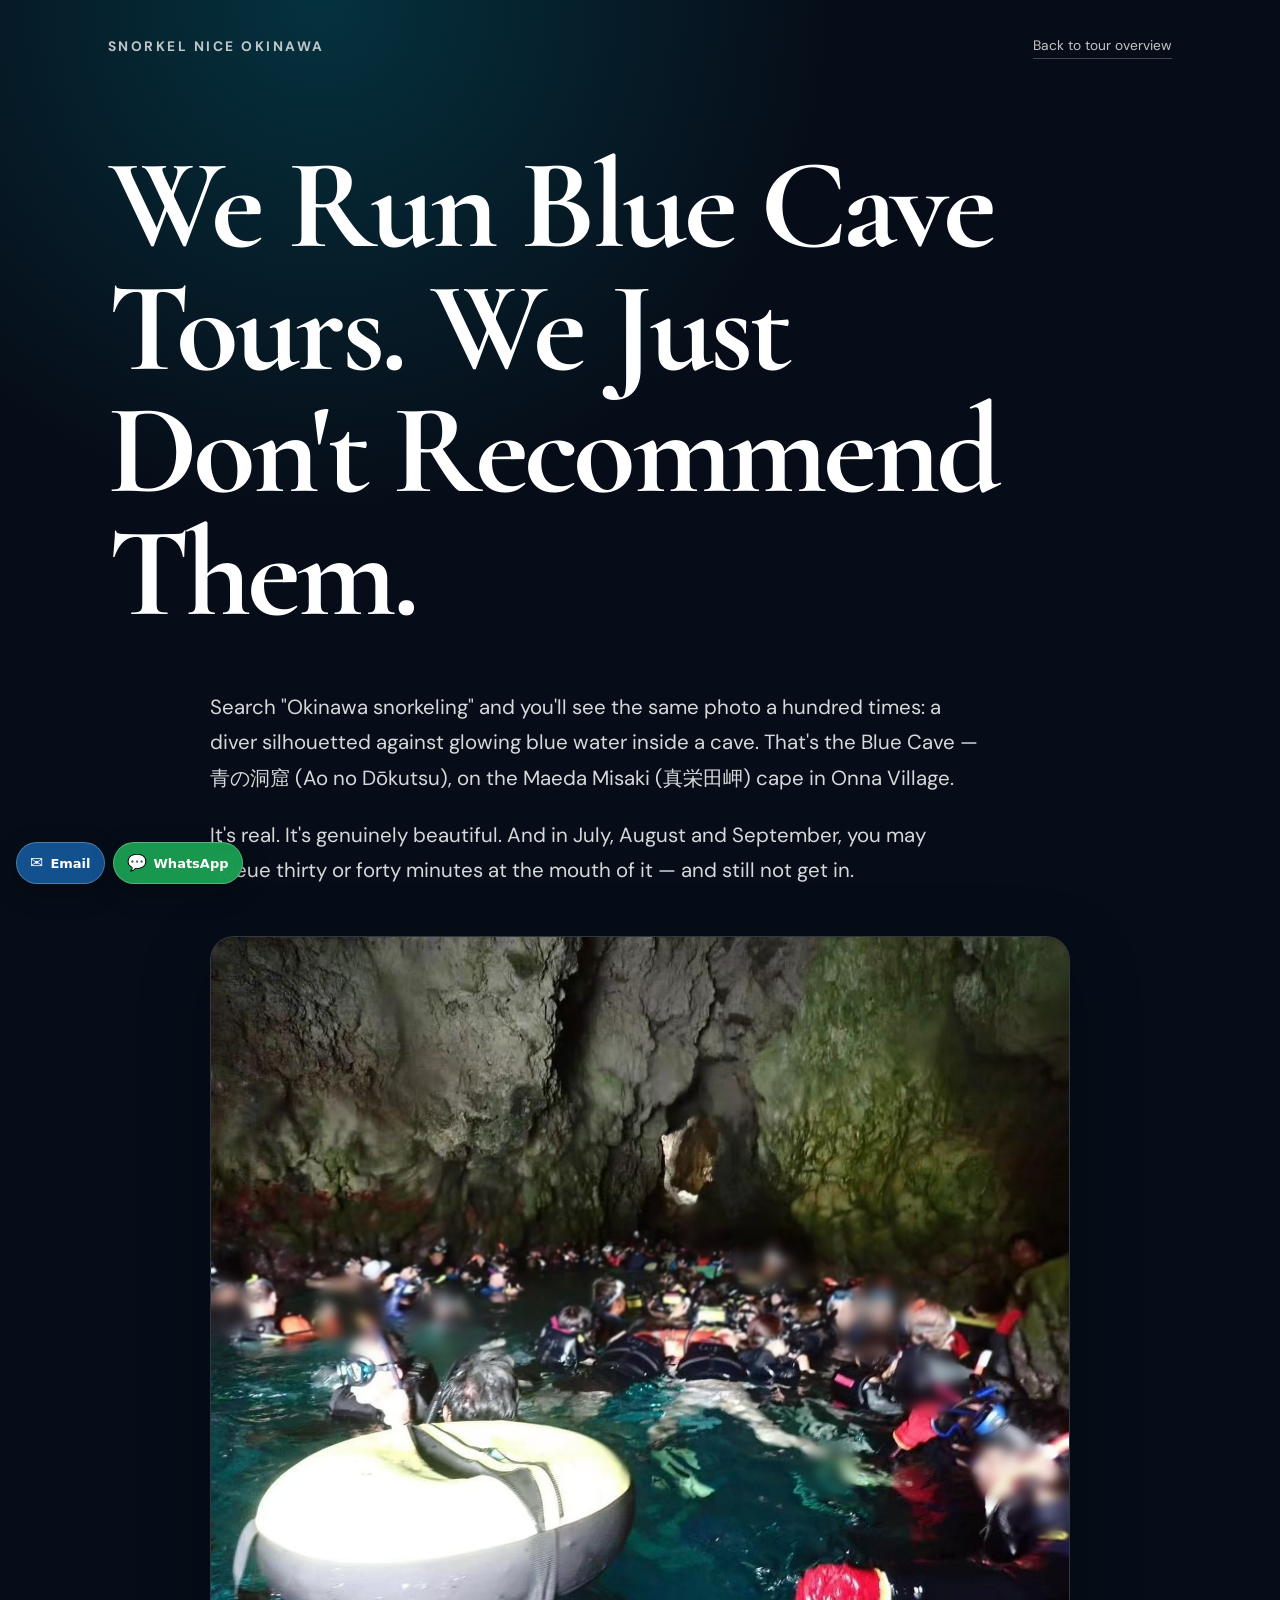
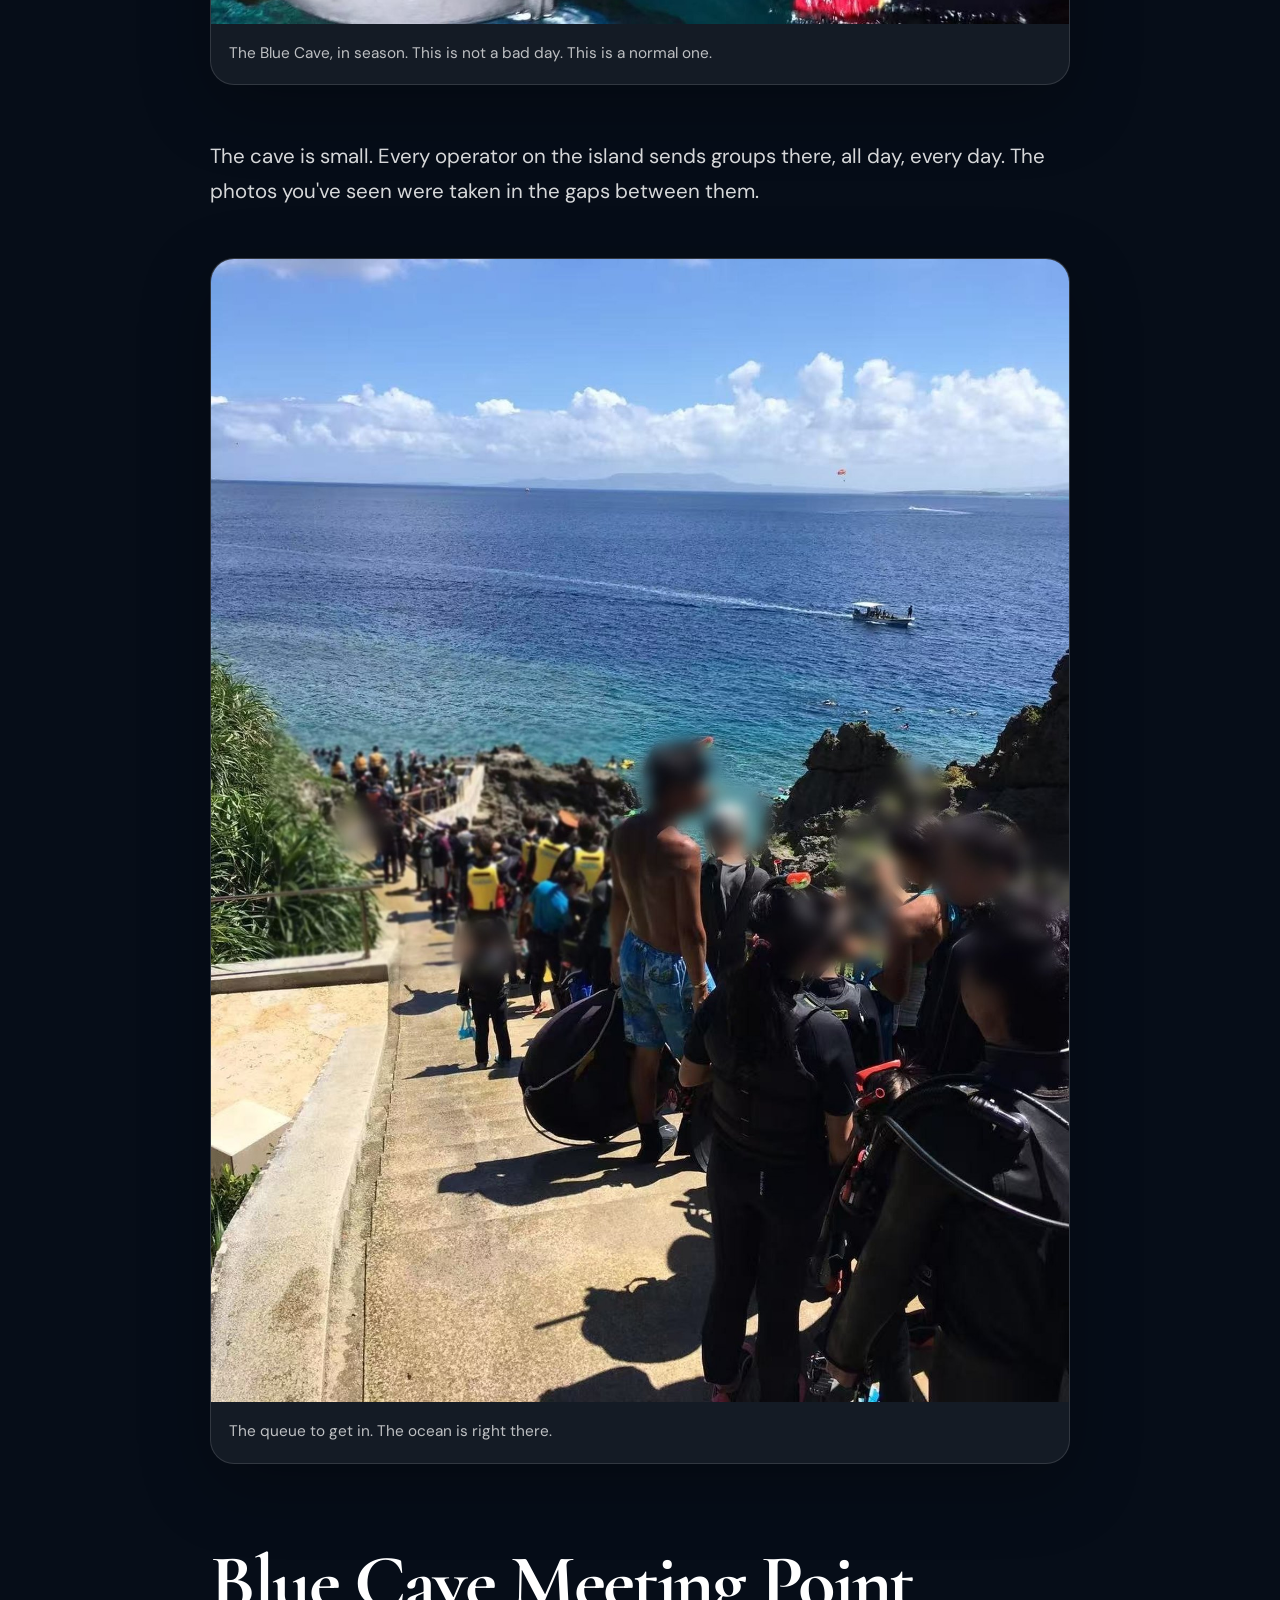
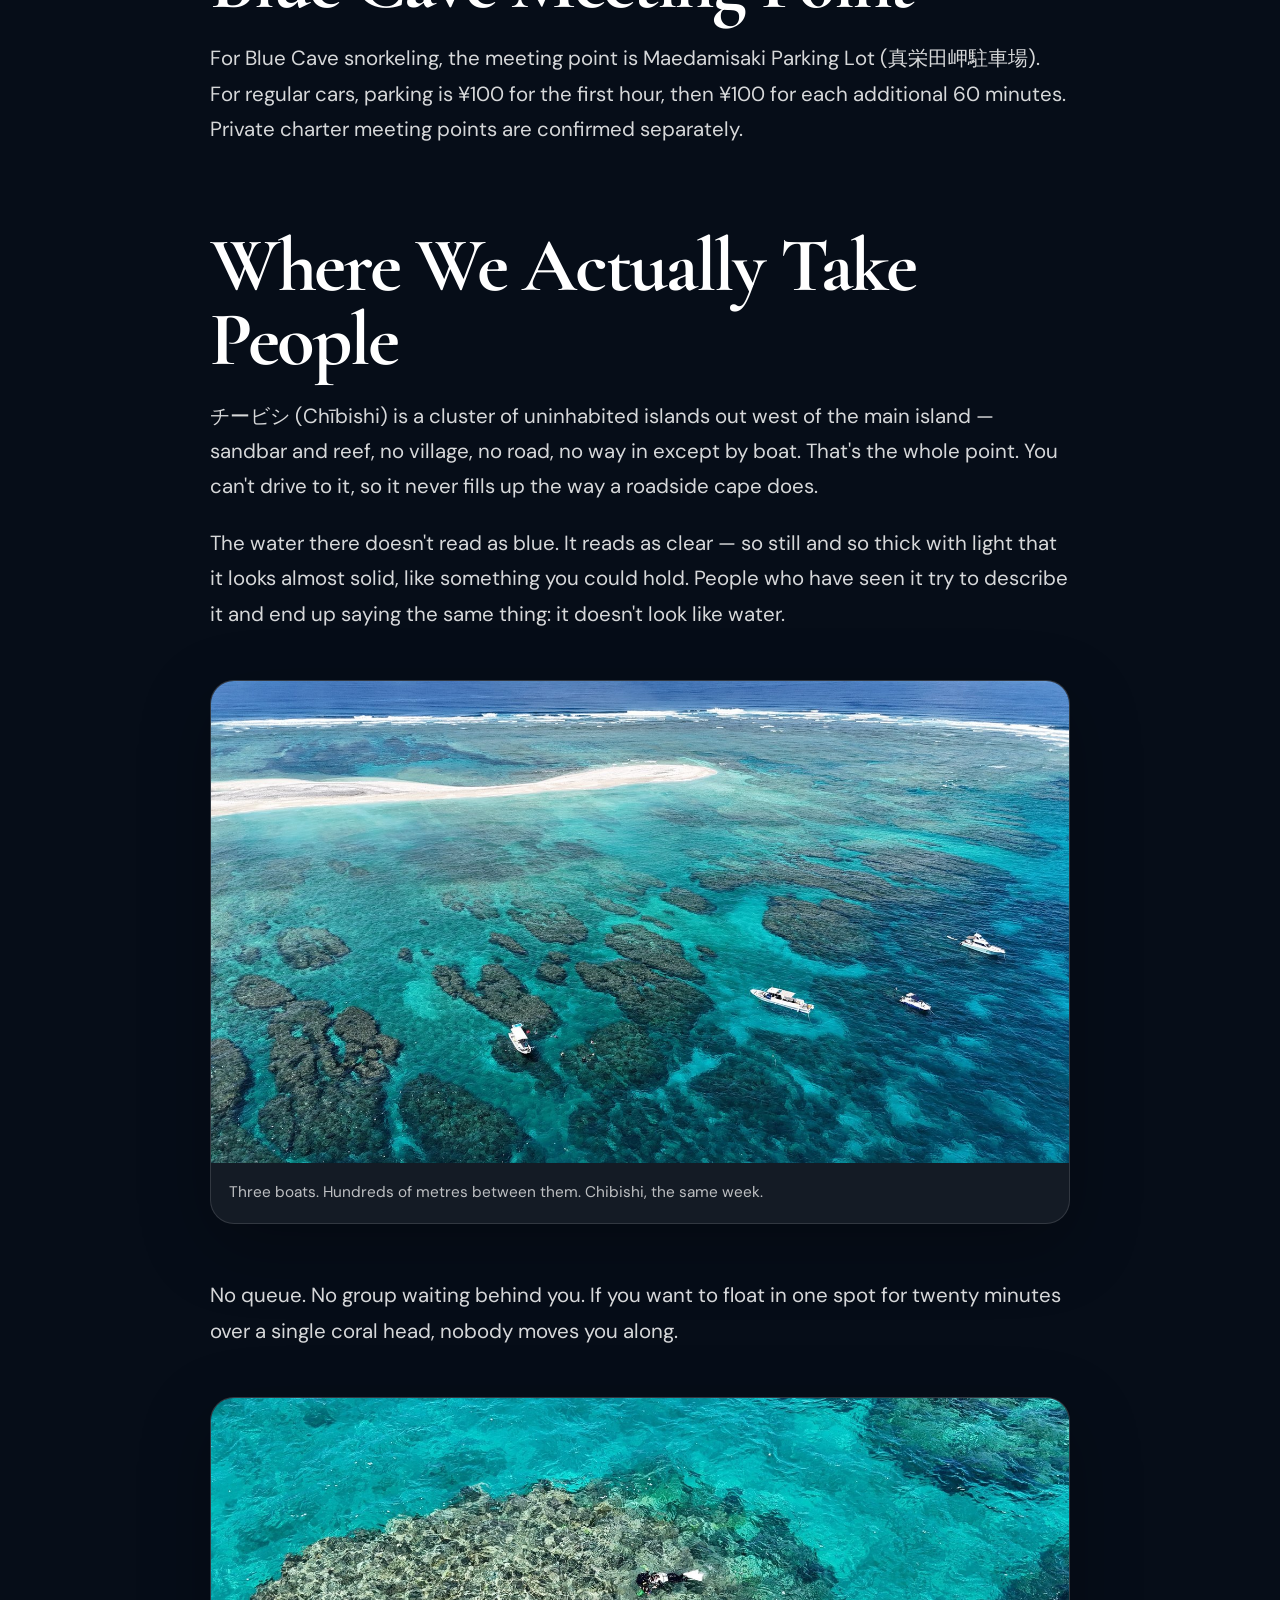
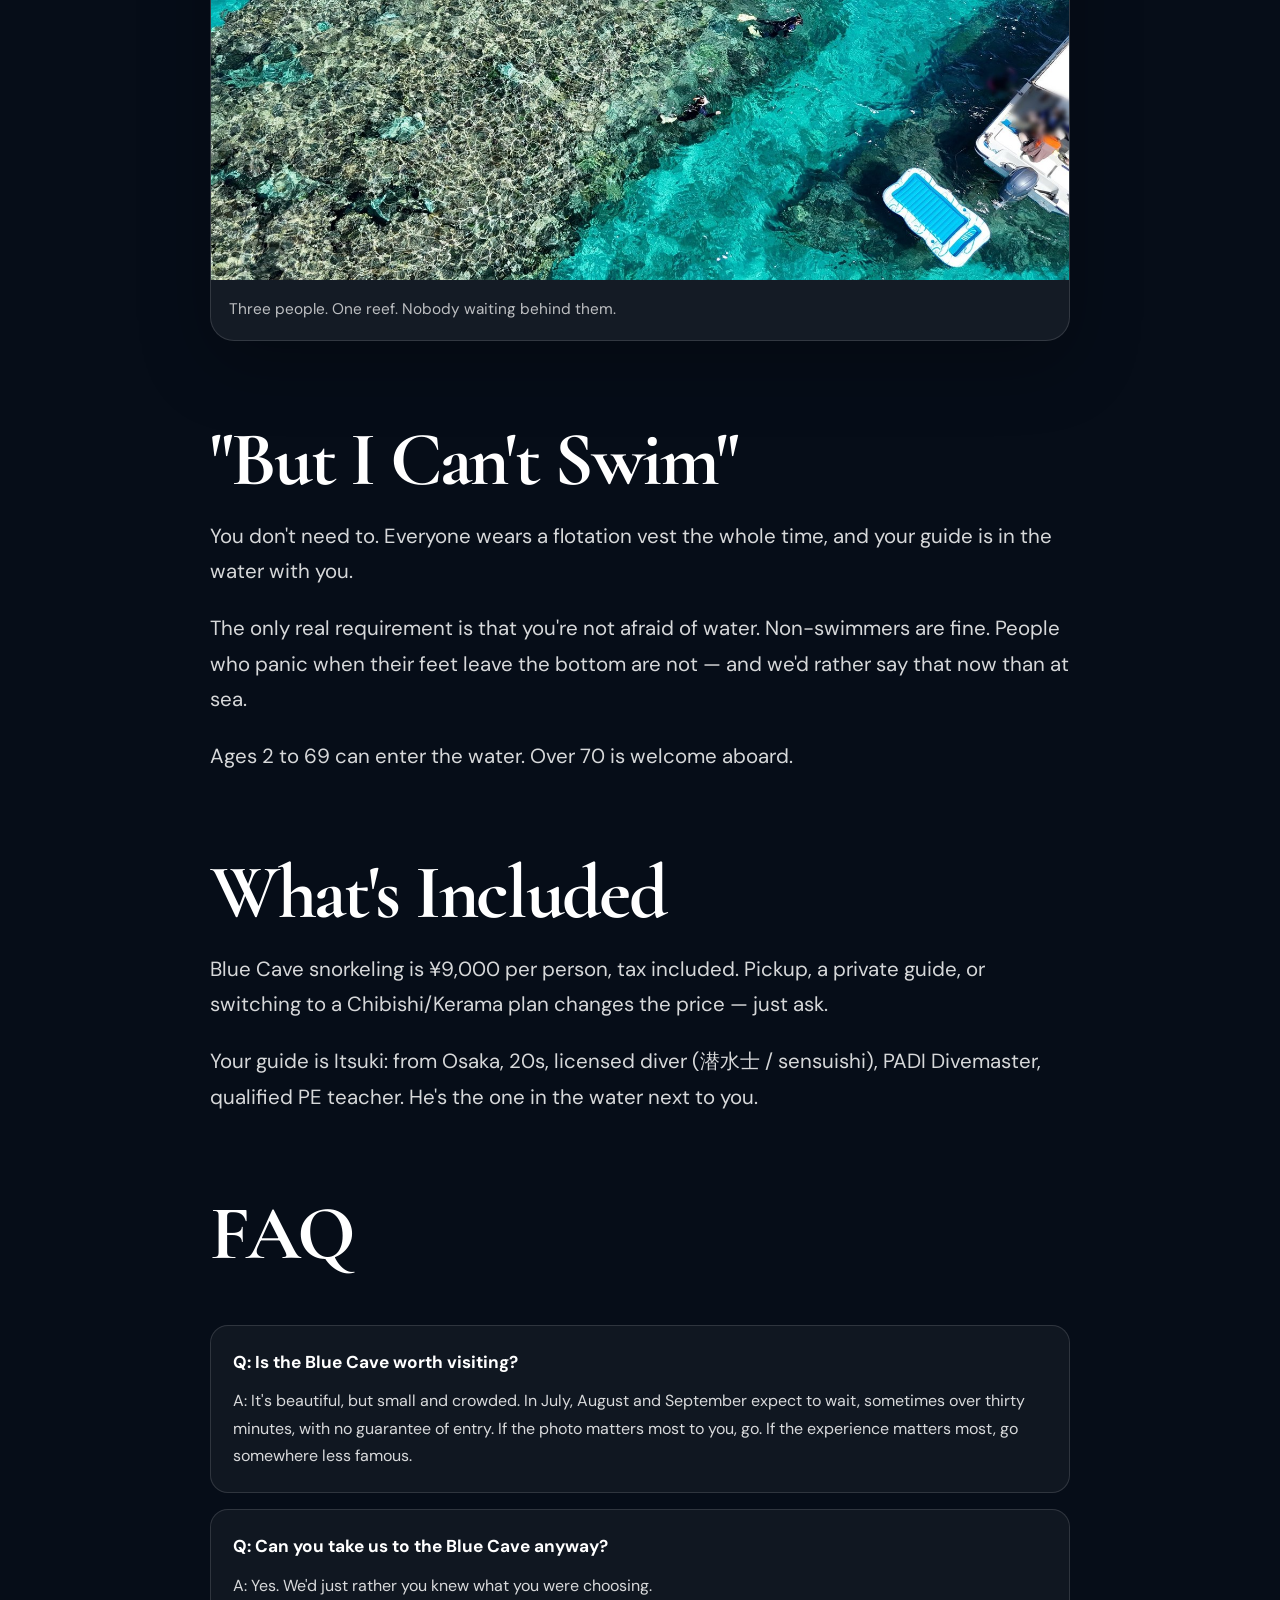
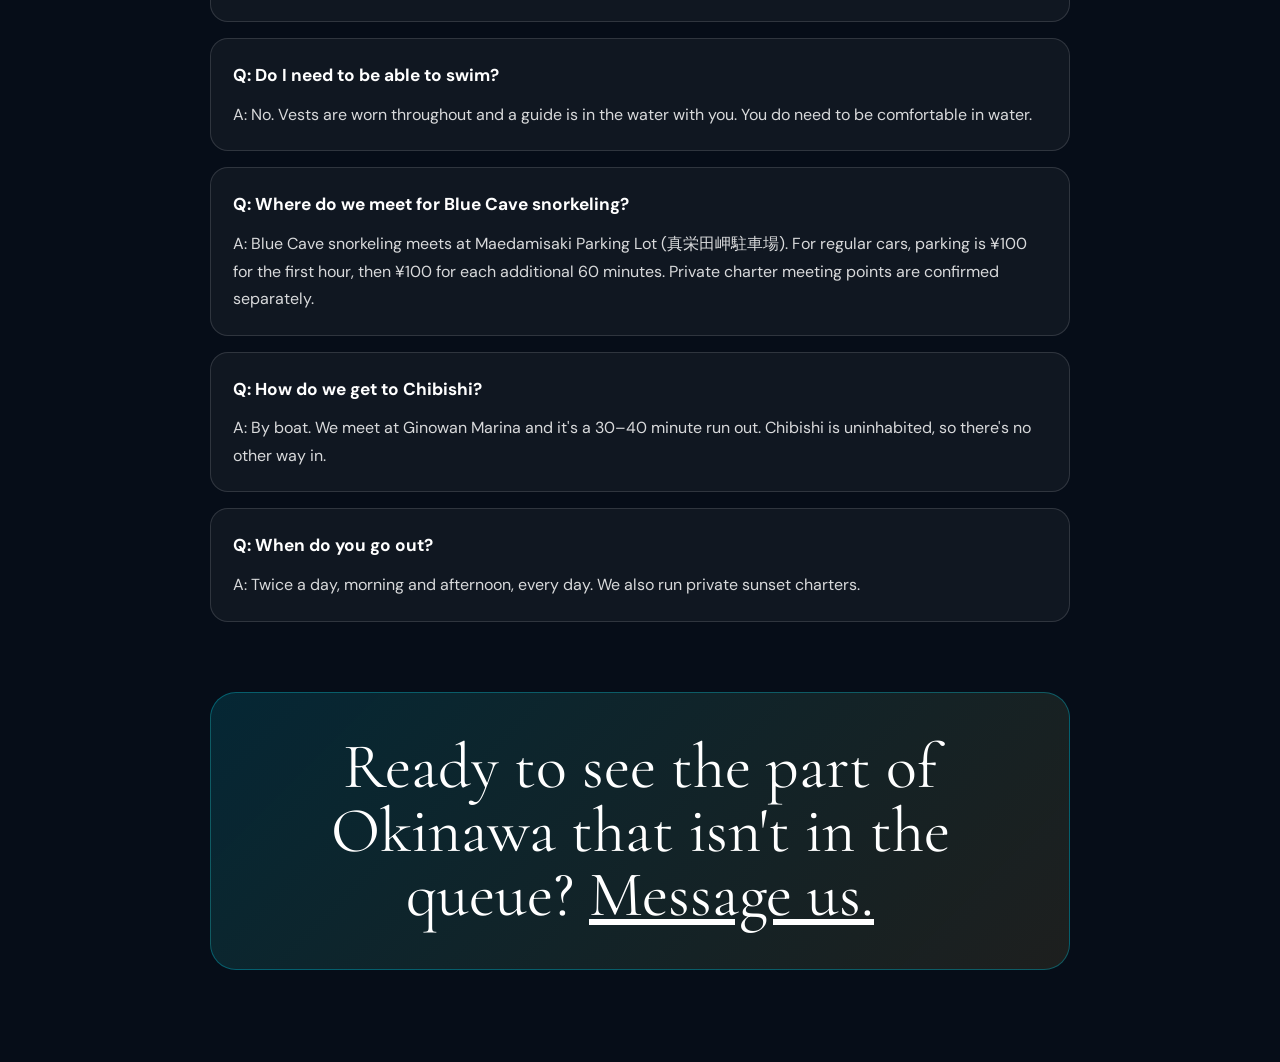
<file: blue-cave/index.html>
<!DOCTYPE html>
<html lang="en">
<head>
  <meta charset="UTF-8">
  <meta name="viewport" content="width=device-width, initial-scale=1.0">
  <title>Is the Blue Cave in Okinawa Worth It? An Honest Answer from a Local Guide</title>
  <meta name="description" content="We run Blue Cave tours too — we just don't recommend them. Here's what the photos don't show, and where we take people instead.">
  <link rel="canonical" href="https://snorkel.nice.okinawa/blue-cave/">
  <link rel="preconnect" href="https://fonts.googleapis.com">
  <link rel="preconnect" href="https://fonts.gstatic.com" crossorigin>
  <link href="https://fonts.googleapis.com/css2?family=Cormorant+Garamond:wght@400;600;700&family=DM+Sans:wght@400;500;700&display=swap" rel="stylesheet">
  <meta property="og:title" content="Is the Blue Cave in Okinawa Worth It? An Honest Answer from a Local Guide">
  <meta property="og:description" content="We run Blue Cave tours too — we just don't recommend them. Here's what the photos don't show, and where we take people instead.">
  <meta property="og:type" content="article">
  <meta property="og:url" content="https://snorkel.nice.okinawa/blue-cave/">
  <meta property="og:image" content="https://snorkel.nice.okinawa/assets/blue-cave-crowd-1600.jpg">
  <meta property="og:image:width" content="1600">
  <meta property="og:image:height" content="1280">
  <meta name="twitter:card" content="summary_large_image">
  <style>
    :root {
      --deep: #060d18;
      --navy: #0a1628;
      --teal: #00b4c8;
      --gold: #c8a44a;
      --white: #ffffff;
      --glass: rgba(255,255,255,0.06);
      --glass-b: rgba(255,255,255,0.13);
    }

    * { box-sizing: border-box; }

    html {
      margin: 0;
      overflow-x: hidden;
      scroll-behavior: smooth;
    }

    body {
      margin: 0;
      overflow-x: hidden;
      background: radial-gradient(circle at 25% 0%, rgba(0,180,200,0.22), transparent 32rem), var(--deep);
      color: var(--white);
      font-family: "DM Sans", sans-serif;
      line-height: 1.72;
    }

    a { color: inherit; }

    .page {
      width: min(100%, 1160px);
      margin: 0 auto;
      padding: 24px clamp(18px, 4vw, 48px) 72px;
    }

    .topbar {
      display: flex;
      justify-content: space-between;
      gap: 18px;
      align-items: center;
      padding: 10px 0 42px;
      color: rgba(255,255,255,0.74);
      font-size: 0.86rem;
    }

    .brand {
      letter-spacing: 0.18em;
      text-transform: uppercase;
      font-weight: 700;
      text-decoration: none;
    }

    .home-link {
      color: rgba(255,255,255,0.76);
      text-decoration: none;
      border-bottom: 1px solid rgba(255,255,255,0.24);
    }

    .hero { padding: 44px 0 54px; }

    h1, h2 {
      font-family: "Cormorant Garamond", Georgia, serif;
      line-height: 0.96;
      letter-spacing: -0.03em;
    }

    h1 {
      margin: 0;
      font-size: clamp(3.4rem, 10vw, 8.3rem);
      max-width: 890px;
    }

    h2 {
      margin: 82px 0 22px;
      font-size: clamp(2.4rem, 6vw, 4.8rem);
    }

    p {
      margin: 0 0 22px;
      color: rgba(255,255,255,0.84);
      font-size: clamp(1.05rem, 2.1vw, 1.28rem);
    }

    .intro {
      max-width: 780px;
    }

    .content {
      max-width: 860px;
      margin: 0 auto;
    }

    figure {
      margin: 48px 0 54px;
      border: 1px solid var(--glass-b);
      border-radius: 24px;
      overflow: hidden;
      background: var(--glass);
      box-shadow: 0 22px 70px rgba(0,0,0,0.26);
    }

    img {
      display: block;
      width: 100%;
      max-width: 100%;
      height: auto;
    }

    figcaption {
      padding: 16px 18px 18px;
      color: rgba(255,255,255,0.72);
      font-size: 0.96rem;
    }

    .placeholder {
      margin: 48px 0 54px;
      border: 1px dashed rgba(255,255,255,0.25);
      border-radius: 24px;
      background: rgba(255,255,255,0.035);
      min-height: 260px;
      display: grid;
      align-items: end;
      overflow: hidden;
    }

    .placeholder figcaption {
      border-top: 1px solid rgba(255,255,255,0.08);
      background: rgba(0,0,0,0.16);
    }

    .faq {
      margin-top: 54px;
      display: grid;
      gap: 16px;
    }

    .faq-item {
      border: 1px solid var(--glass-b);
      border-radius: 18px;
      padding: 22px;
      background: rgba(255,255,255,0.045);
    }

    .faq-item h3 {
      margin: 0 0 10px;
      color: var(--white);
      font-size: 1.08rem;
    }

    .faq-item p {
      margin-bottom: 0;
      font-size: 1rem;
    }

    .cta {
      margin: 70px 0 20px;
      padding: clamp(26px, 5vw, 42px);
      border: 1px solid rgba(0,180,200,0.4);
      border-radius: 26px;
      background: linear-gradient(135deg, rgba(0,180,200,0.16), rgba(200,164,74,0.12));
      text-align: center;
    }

    .cta p {
      margin: 0;
      color: var(--white);
      font-family: "Cormorant Garamond", Georgia, serif;
      font-size: clamp(2rem, 5vw, 4rem);
      line-height: 1;
    }

    .cta a { color: inherit; }

    @media (max-width: 760px) {
      .topbar {
        align-items: flex-start;
        flex-direction: column;
        padding-bottom: 22px;
      }

      .hero { padding-top: 24px; }

      h2 {
        margin-top: 62px;
      }
    }
  </style>
  <script type="application/ld+json">
  {
    "@context": "https://schema.org",
    "@graph": [
      {
        "@type": "Article",
        "@id": "https://snorkel.nice.okinawa/blue-cave/#article",
        "headline": "We Run Blue Cave Tours. We Just Don't Recommend Them.",
        "description": "We run Blue Cave tours too — we just don't recommend them. Here's what the photos don't show, and where we take people instead.",
        "inLanguage": "en",
        "mainEntityOfPage": {
          "@type": "WebPage",
          "@id": "https://snorkel.nice.okinawa/blue-cave/"
        },
        "author": {
          "@type": "Organization",
          "name": "NICE Okinawa"
        },
        "publisher": {
          "@type": "Organization",
          "name": "NICE Okinawa",
          "url": "https://snorkel.nice.okinawa/"
        },
        "image": [
          "https://snorkel.nice.okinawa/assets/blue-cave-crowd-1600.jpg",
          "https://snorkel.nice.okinawa/assets/blue-cave-queue-1600.jpg",
          "https://snorkel.nice.okinawa/assets/chibishi-jelly-sea-1600.jpg",
          "https://snorkel.nice.okinawa/assets/chibishi-reef-swimmers-1600.jpg"
        ]
      },
      {
        "@type": "BreadcrumbList",
        "@id": "https://snorkel.nice.okinawa/blue-cave/#breadcrumb",
        "itemListElement": [
          {
            "@type": "ListItem",
            "position": 1,
            "name": "Home",
            "item": "https://snorkel.nice.okinawa/"
          },
          {
            "@type": "ListItem",
            "position": 2,
            "name": "Blue Cave Okinawa",
            "item": "https://snorkel.nice.okinawa/blue-cave/"
          }
        ]
      },
      {
        "@type": "FAQPage",
        "@id": "https://snorkel.nice.okinawa/blue-cave/#faq",
        "mainEntity": [
          {
            "@type": "Question",
            "name": "Q: Is the Blue Cave worth visiting?",
            "acceptedAnswer": {
              "@type": "Answer",
              "text": "A: It's beautiful, but small and crowded. In July, August and September expect to wait, sometimes over thirty minutes, with no guarantee of entry. If the photo matters most to you, go. If the experience matters most, go somewhere less famous."
            }
          },
          {
            "@type": "Question",
            "name": "Q: Can you take us to the Blue Cave anyway?",
            "acceptedAnswer": {
              "@type": "Answer",
              "text": "A: Yes. We'd just rather you knew what you were choosing."
            }
          },
          {
            "@type": "Question",
            "name": "Q: Do I need to be able to swim?",
            "acceptedAnswer": {
              "@type": "Answer",
              "text": "A: No. Vests are worn throughout and a guide is in the water with you. You do need to be comfortable in water."
            }
          },
          {
            "@type": "Question",
            "name": "Q: Where do we meet for Blue Cave snorkeling?",
            "acceptedAnswer": {
              "@type": "Answer",
              "text": "A: Blue Cave snorkeling meets at Maedamisaki Parking Lot (真栄田岬駐車場). For regular cars, parking is ¥100 for the first hour, then ¥100 for each additional 60 minutes. Private charter meeting points are confirmed separately."
            }
          },
          {
            "@type": "Question",
            "name": "Q: How do we get to Chibishi?",
            "acceptedAnswer": {
              "@type": "Answer",
              "text": "A: By boat. We meet at Ginowan Marina and it's a 30–40 minute run out. Chibishi is uninhabited, so there's no other way in."
            }
          },
          {
            "@type": "Question",
            "name": "Q: When do you go out?",
            "acceptedAnswer": {
              "@type": "Answer",
              "text": "A: Twice a day, morning and afternoon, every day. We also run private sunset charters."
            }
          }
        ]
      }
    ]
  }
  </script>
</head>
<body>
  <main class="page">
    <nav class="topbar" aria-label="Breadcrumb">
      <a class="brand" href="/">Snorkel Nice Okinawa</a>
      <a class="home-link" href="/">Back to tour overview</a>
    </nav>

    <header class="hero">
      <h1>We Run Blue Cave Tours. We Just Don't Recommend Them.</h1>
    </header>

    <article class="content">
      <section class="intro">
        <p>Search "Okinawa snorkeling" and you'll see the same photo a hundred times: a diver silhouetted against glowing blue water inside a cave. That's the Blue Cave — 青の洞窟 (Ao no Dōkutsu), on the Maeda Misaki (真栄田岬) cape in Onna Village.</p>
        <p>It's real. It's genuinely beautiful. And in July, August and September, you may queue thirty or forty minutes at the mouth of it — and still not get in.</p>
      </section>

      <figure>
        <img src="../assets/blue-cave-crowd-1600.jpg" width="1600" height="1280" loading="lazy" alt="Snorkelers packed shoulder to shoulder inside the Blue Cave, Okinawa, during July, August and September">
        <figcaption>The Blue Cave, in season. This is not a bad day. This is a normal one.</figcaption>
      </figure>

      <p>The cave is small. Every operator on the island sends groups there, all day, every day. The photos you've seen were taken in the gaps between them.</p>

      <figure>
        <img src="../assets/blue-cave-queue-1600.jpg" width="1600" height="2133" loading="lazy" alt="A long queue of snorkelers on the stairway down to the Blue Cave entry point, with open ocean behind">
        <figcaption>The queue to get in. The ocean is right there.</figcaption>
      </figure>

      <h2>Blue Cave Meeting Point</h2>
      <p>For Blue Cave snorkeling, the meeting point is Maedamisaki Parking Lot (真栄田岬駐車場). For regular cars, parking is ¥100 for the first hour, then ¥100 for each additional 60 minutes. Private charter meeting points are confirmed separately.</p>

      <h2>Where We Actually Take People</h2>
      <p>チービシ (Chībishi) is a cluster of uninhabited islands out west of the main island — sandbar and reef, no village, no road, no way in except by boat. That's the whole point. You can't drive to it, so it never fills up the way a roadside cape does.</p>
      <p>The water there doesn't read as blue. It reads as clear — so still and so thick with light that it looks almost solid, like something you could hold. People who have seen it try to describe it and end up saying the same thing: it doesn't look like water.</p>

      <figure>
        <img src="../assets/chibishi-jelly-sea-1600.jpg" width="1600" height="899" loading="lazy" alt="Aerial view of Chibishi, Okinawa — white sandbar, coral reef and three widely spaced boats on clear water">
        <figcaption>Three boats. Hundreds of metres between them. Chibishi, the same week.</figcaption>
      </figure>

      <p>No queue. No group waiting behind you. If you want to float in one spot for twenty minutes over a single coral head, nobody moves you along.</p>

      <figure>
        <img src="../assets/chibishi-reef-swimmers-1600.jpg" width="1600" height="899" loading="lazy" alt="Three snorkellers spread out over a single coral head at Chibishi, seen from above">
        <figcaption>Three people. One reef. Nobody waiting behind them.</figcaption>
      </figure>

      <h2>"But I Can't Swim"</h2>
      <p>You don't need to. Everyone wears a flotation vest the whole time, and your guide is in the water with you.</p>
      <p>The only real requirement is that you're not afraid of water. Non-swimmers are fine. People who panic when their feet leave the bottom are not — and we'd rather say that now than at sea.</p>
      <p>Ages 2 to 69 can enter the water. Over 70 is welcome aboard.</p>

      <h2>What's Included</h2>
      <p>Blue Cave snorkeling is ¥9,000 per person, tax included. Pickup, a private guide, or switching to a Chibishi/Kerama plan changes the price — just ask.</p>
      <p>Your guide is Itsuki: from Osaka, 20s, licensed diver (潜水士 / sensuishi), PADI Divemaster, qualified PE teacher. He's the one in the water next to you.</p>

      <h2 id="faq">FAQ</h2>
      <section class="faq" aria-label="FAQ">
        <div class="faq-item">
          <h3>Q: Is the Blue Cave worth visiting?</h3>
          <p>A: It's beautiful, but small and crowded. In July, August and September expect to wait, sometimes over thirty minutes, with no guarantee of entry. If the photo matters most to you, go. If the experience matters most, go somewhere less famous.</p>
        </div>
        <div class="faq-item">
          <h3>Q: Can you take us to the Blue Cave anyway?</h3>
          <p>A: Yes. We'd just rather you knew what you were choosing.</p>
        </div>
        <div class="faq-item">
          <h3>Q: Do I need to be able to swim?</h3>
          <p>A: No. Vests are worn throughout and a guide is in the water with you. You do need to be comfortable in water.</p>
        </div>
        <div class="faq-item">
          <h3>Q: Where do we meet for Blue Cave snorkeling?</h3>
          <p>A: Blue Cave snorkeling meets at Maedamisaki Parking Lot (真栄田岬駐車場). For regular cars, parking is ¥100 for the first hour, then ¥100 for each additional 60 minutes. Private charter meeting points are confirmed separately.</p>
        </div>
        <div class="faq-item">
          <h3>Q: How do we get to Chibishi?</h3>
          <p>A: By boat. We meet at Ginowan Marina and it's a 30–40 minute run out. Chibishi is uninhabited, so there's no other way in.</p>
        </div>
        <div class="faq-item">
          <h3>Q: When do you go out?</h3>
          <p>A: Twice a day, morning and afternoon, every day. We also run private sunset charters.</p>
        </div>
      </section>

      <section class="cta" aria-label="Contact">
        <p>Ready to see the part of Okinawa that isn't in the queue? <a href="mailto:info@nice.okinawa">Message us.</a></p>
      </section>
    </article>
  </main>
  <script src="/assets/js/floating-contact.js" data-contact-site="snorkel" defer></script>
</body>
</html>
</file>
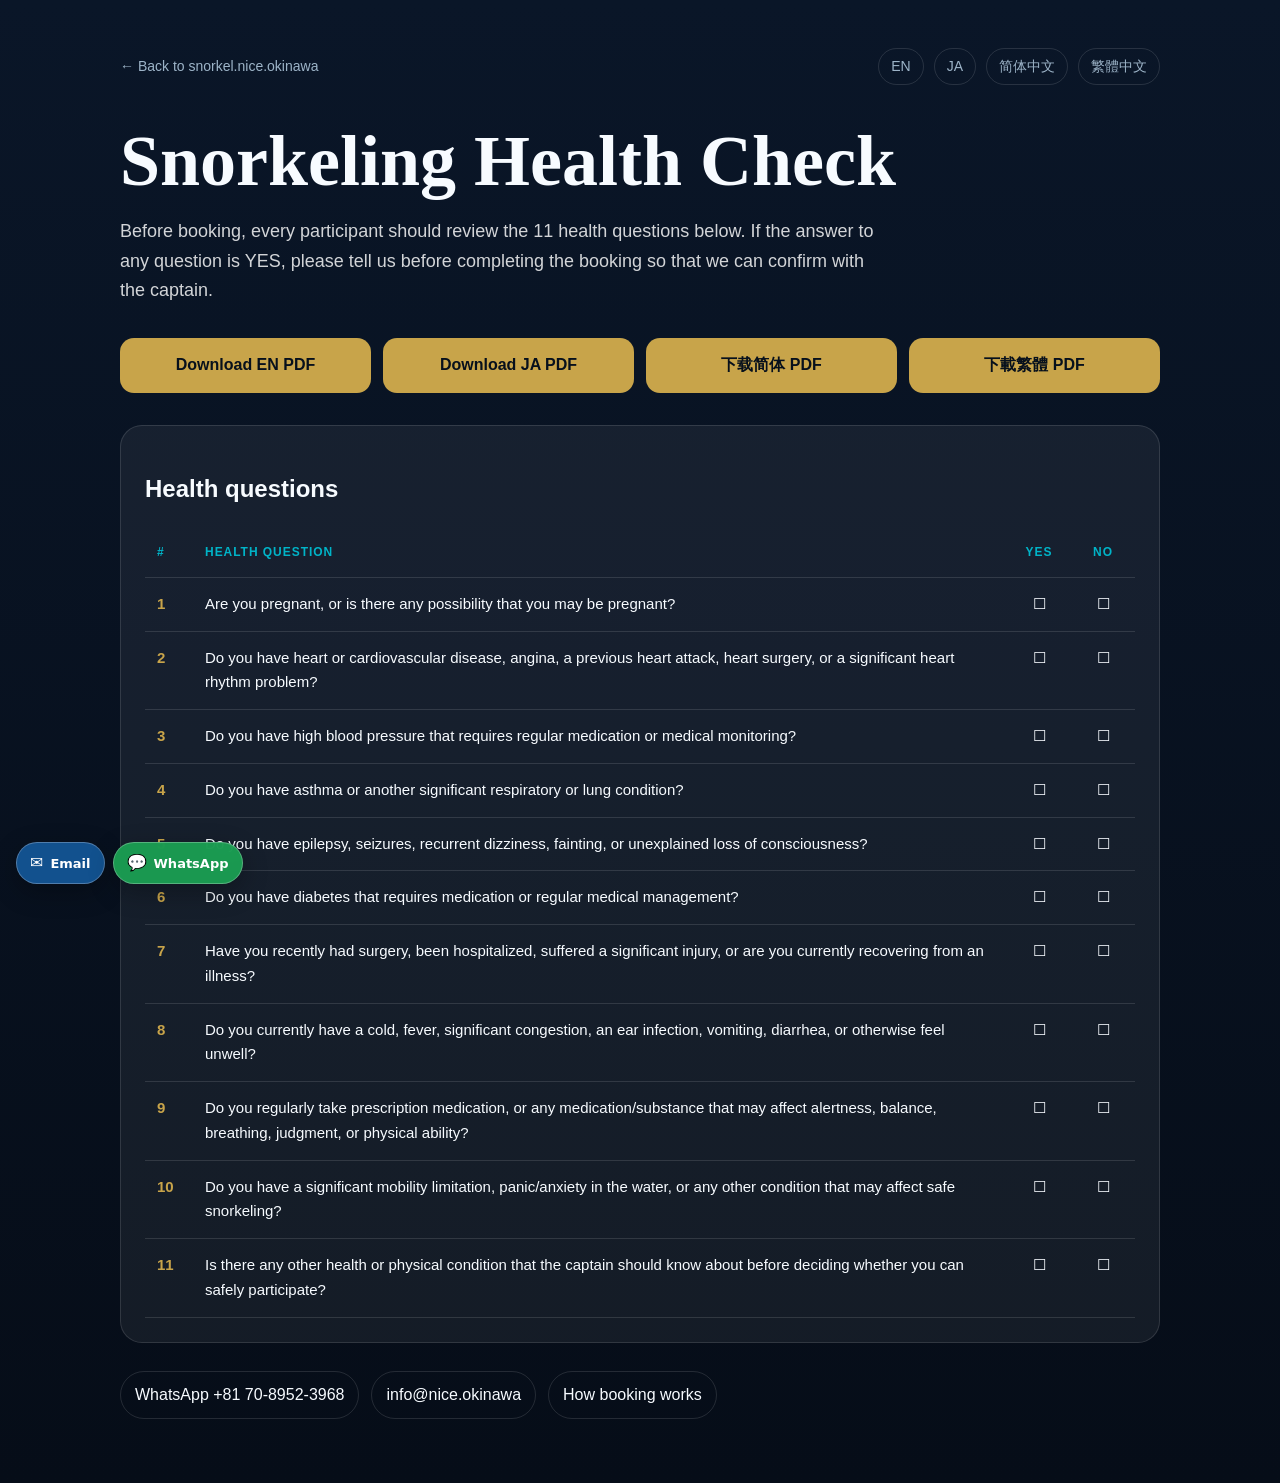
<file: health-check/index.html>
<!DOCTYPE html>
<html lang="en">
<head>
  <meta charset="UTF-8">
  <meta name="viewport" content="width=device-width, initial-scale=1.0">
  <title>Snorkeling Health Check | NICE Okinawa</title>
  <meta name="description" content="Review the snorkeling health check before booking. If any answer is YES, tell us before booking so we can confirm with the captain.">
  <link rel="canonical" href="https://snorkel.nice.okinawa/health-check/">
  <link rel="alternate" hreflang="en" href="https://snorkel.nice.okinawa/health-check/">
  <link rel="alternate" hreflang="ja" href="https://snorkel.nice.okinawa/health-check/ja/">
  <link rel="alternate" hreflang="zh-Hans" href="https://snorkel.nice.okinawa/health-check/zh/">
  <link rel="alternate" hreflang="zh-Hant" href="https://snorkel.nice.okinawa/health-check/zh-tw/">
  <style>
    :root { --deep:#060d18; --navy:#0a1628; --teal:#00b4c8; --gold:#c8a44a; --text:#f7fbff; --muted:#9db4c8; --glass:rgba(255,255,255,.06); --border:rgba(255,255,255,.12); }
    * { box-sizing:border-box; }
    body { margin:0; font-family:-apple-system,BlinkMacSystemFont,"Segoe UI",sans-serif; background:linear-gradient(180deg,var(--navy),var(--deep)); color:var(--text); line-height:1.65; }
    a { color:inherit; }
    .wrap { width:min(1040px, calc(100% - 32px)); margin:0 auto; padding:48px 0 64px; }
    .top { display:flex; justify-content:space-between; gap:16px; align-items:center; margin-bottom:40px; }
    .top a { color:var(--muted); text-decoration:none; font-size:14px; }
    .langs { display:flex; flex-wrap:wrap; gap:10px; }
    .langs a { border:1px solid var(--border); border-radius:999px; padding:6px 12px; }
    h1 { font-family:Georgia,serif; font-size:clamp(36px,7vw,72px); line-height:1; margin:0 0 20px; }
    .lead { font-size:18px; color:rgba(255,255,255,.82); max-width:760px; }
    .downloads { display:grid; grid-template-columns:repeat(4,minmax(0,1fr)); gap:12px; margin:32px 0; }
    .btn { display:block; text-align:center; padding:14px 16px; border-radius:14px; background:var(--gold); color:#07101c; font-weight:700; text-decoration:none; }
    .card { background:var(--glass); border:1px solid var(--border); border-radius:22px; padding:24px; margin-top:24px; }
    table { width:100%; border-collapse:collapse; font-size:15px; }
    th, td { padding:14px 12px; border-bottom:1px solid var(--border); vertical-align:top; }
    th { color:var(--teal); text-align:left; font-size:12px; letter-spacing:.08em; text-transform:uppercase; }
    td:first-child { width:48px; color:var(--gold); font-weight:700; }
    td:nth-child(3), td:nth-child(4), th:nth-child(3), th:nth-child(4) { text-align:center; width:64px; }
    .contact { display:flex; flex-wrap:wrap; gap:12px; margin-top:28px; }
    .contact a { border:1px solid var(--border); border-radius:999px; padding:10px 14px; text-decoration:none; color:var(--text); }
    @media(max-width:680px){ .wrap{width:min(100% - 24px,1040px); padding-top:28px;} .top{align-items:flex-start; flex-direction:column;} .downloads{grid-template-columns:1fr 1fr;} .card{padding:14px; overflow-x:auto;} table{min-width:680px;} }
  </style>
</head>
<body>
  <main class="wrap">
    <nav class="top">
      <a href="/">← Back to snorkel.nice.okinawa</a>
      <div class="langs"><a href="/health-check/">EN</a><a href="/health-check/ja/">JA</a><a href="/health-check/zh/">简体中文</a><a href="/health-check/zh-tw/">繁體中文</a></div>
    </nav>
    <h1>Snorkeling Health Check</h1>
    <p class="lead">Before booking, every participant should review the 11 health questions below. If the answer to any question is YES, please tell us before completing the booking so that we can confirm with the captain.</p>
    <section class="downloads" aria-label="PDF downloads">
      <a class="btn" href="/assets/health-check/Snorkel_Health_Check_EN.pdf">Download EN PDF</a>
      <a class="btn" href="/assets/health-check/Snorkel_Health_Check_JA.pdf">Download JA PDF</a>
      <a class="btn" href="/assets/health-check/Snorkel_Health_Check_ZH.pdf">下载简体 PDF</a>
      <a class="btn" href="/assets/health-check/Snorkel_Health_Check_ZH_TW.pdf">下載繁體 PDF</a>
    </section>
    <section class="card" aria-labelledby="questions">
      <h2 id="questions">Health questions</h2>
      <table>
        <thead><tr><th>#</th><th>Health question</th><th>YES</th><th>NO</th></tr></thead>
        <tbody>
          <tr><td>1</td><td>Are you pregnant, or is there any possibility that you may be pregnant?</td><td>☐</td><td>☐</td></tr>
          <tr><td>2</td><td>Do you have heart or cardiovascular disease, angina, a previous heart attack, heart surgery, or a significant heart rhythm problem?</td><td>☐</td><td>☐</td></tr>
          <tr><td>3</td><td>Do you have high blood pressure that requires regular medication or medical monitoring?</td><td>☐</td><td>☐</td></tr>
          <tr><td>4</td><td>Do you have asthma or another significant respiratory or lung condition?</td><td>☐</td><td>☐</td></tr>
          <tr><td>5</td><td>Do you have epilepsy, seizures, recurrent dizziness, fainting, or unexplained loss of consciousness?</td><td>☐</td><td>☐</td></tr>
          <tr><td>6</td><td>Do you have diabetes that requires medication or regular medical management?</td><td>☐</td><td>☐</td></tr>
          <tr><td>7</td><td>Have you recently had surgery, been hospitalized, suffered a significant injury, or are you currently recovering from an illness?</td><td>☐</td><td>☐</td></tr>
          <tr><td>8</td><td>Do you currently have a cold, fever, significant congestion, an ear infection, vomiting, diarrhea, or otherwise feel unwell?</td><td>☐</td><td>☐</td></tr>
          <tr><td>9</td><td>Do you regularly take prescription medication, or any medication/substance that may affect alertness, balance, breathing, judgment, or physical ability?</td><td>☐</td><td>☐</td></tr>
          <tr><td>10</td><td>Do you have a significant mobility limitation, panic/anxiety in the water, or any other condition that may affect safe snorkeling?</td><td>☐</td><td>☐</td></tr>
          <tr><td>11</td><td>Is there any other health or physical condition that the captain should know about before deciding whether you can safely participate?</td><td>☐</td><td>☐</td></tr>
        </tbody>
      </table>
    </section>
    <footer class="contact">
      <a href="https://wa.me/817089523968">WhatsApp +81 70-8952-3968</a>
      <a href="mailto:info@nice.okinawa">info@nice.okinawa</a>
      <a href="/how-booking-works/">How booking works</a>
    </footer>
  </main>
  <script src="https://analytics.nice.okinawa/beacon.js" data-site="snorkel" defer></script>
  <script src="/assets/js/floating-contact.js" data-contact-site="snorkel" defer></script>
</body>
</html>
</file>
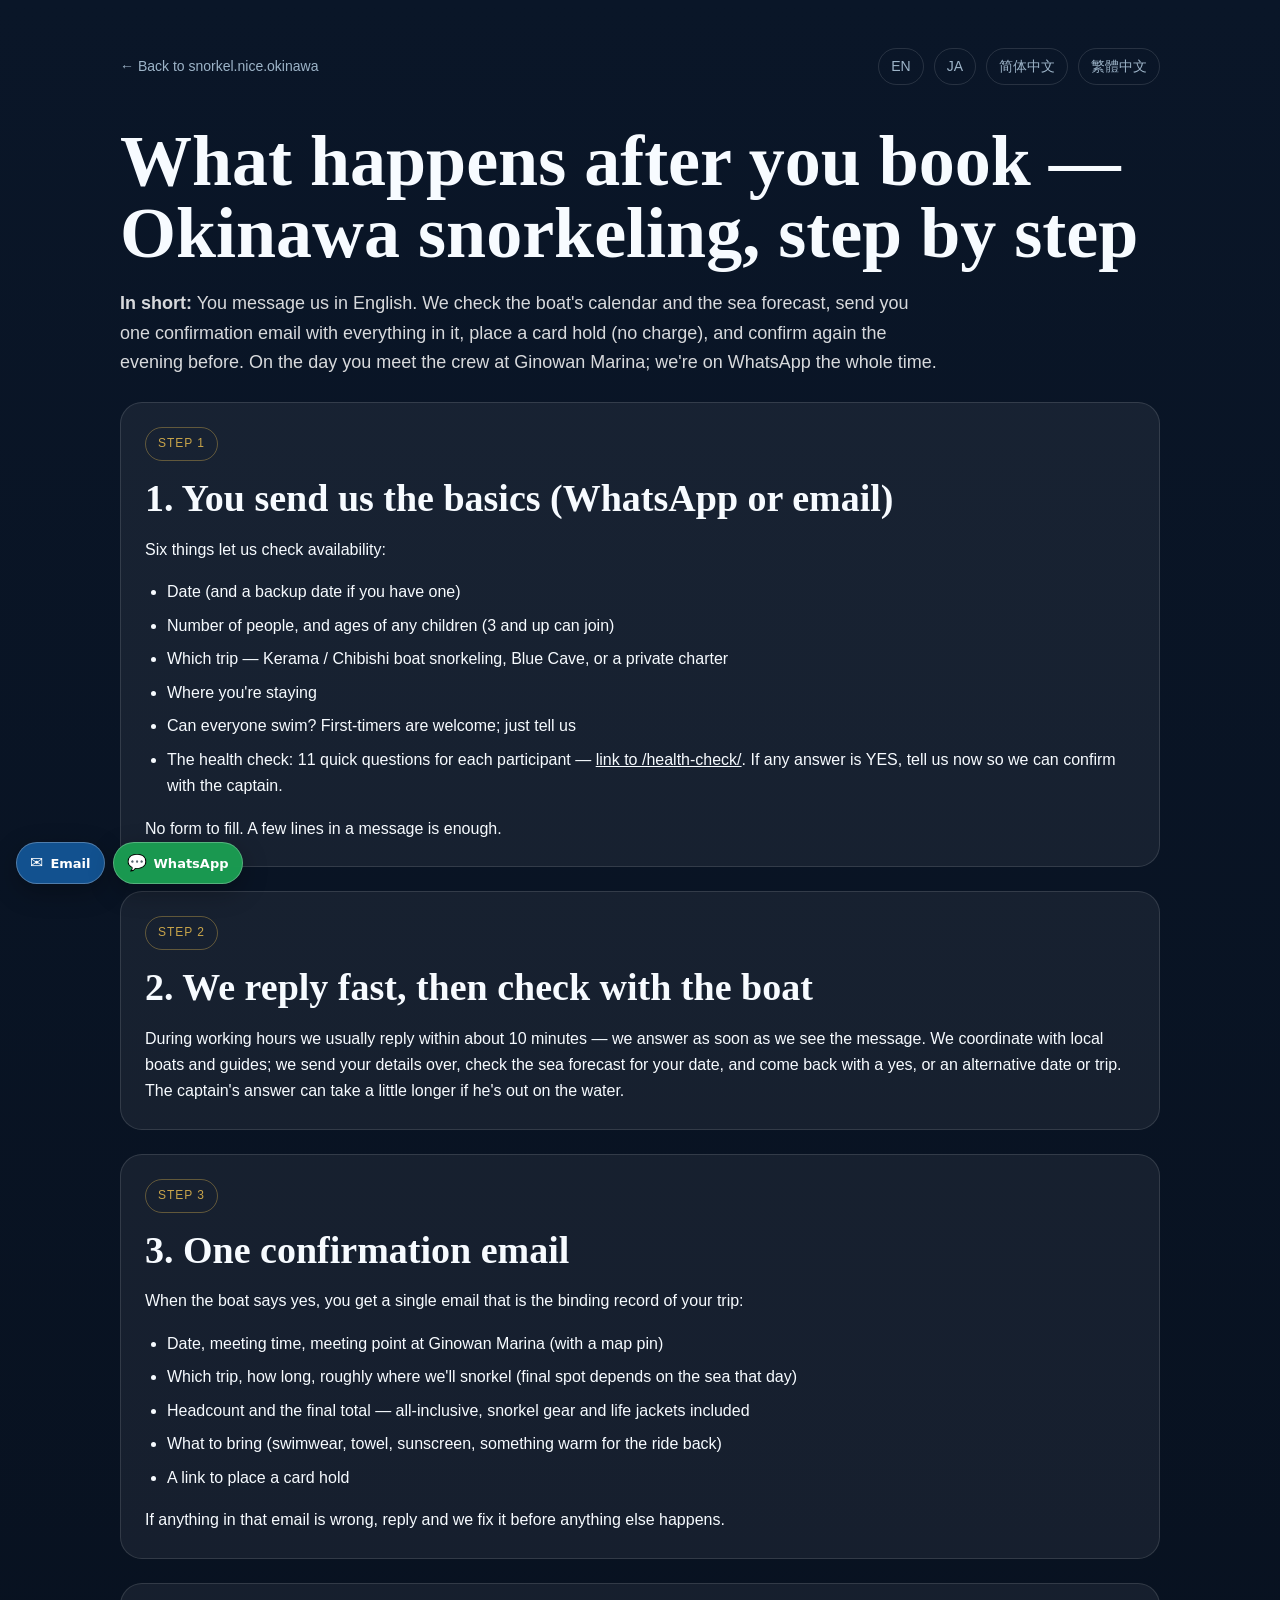
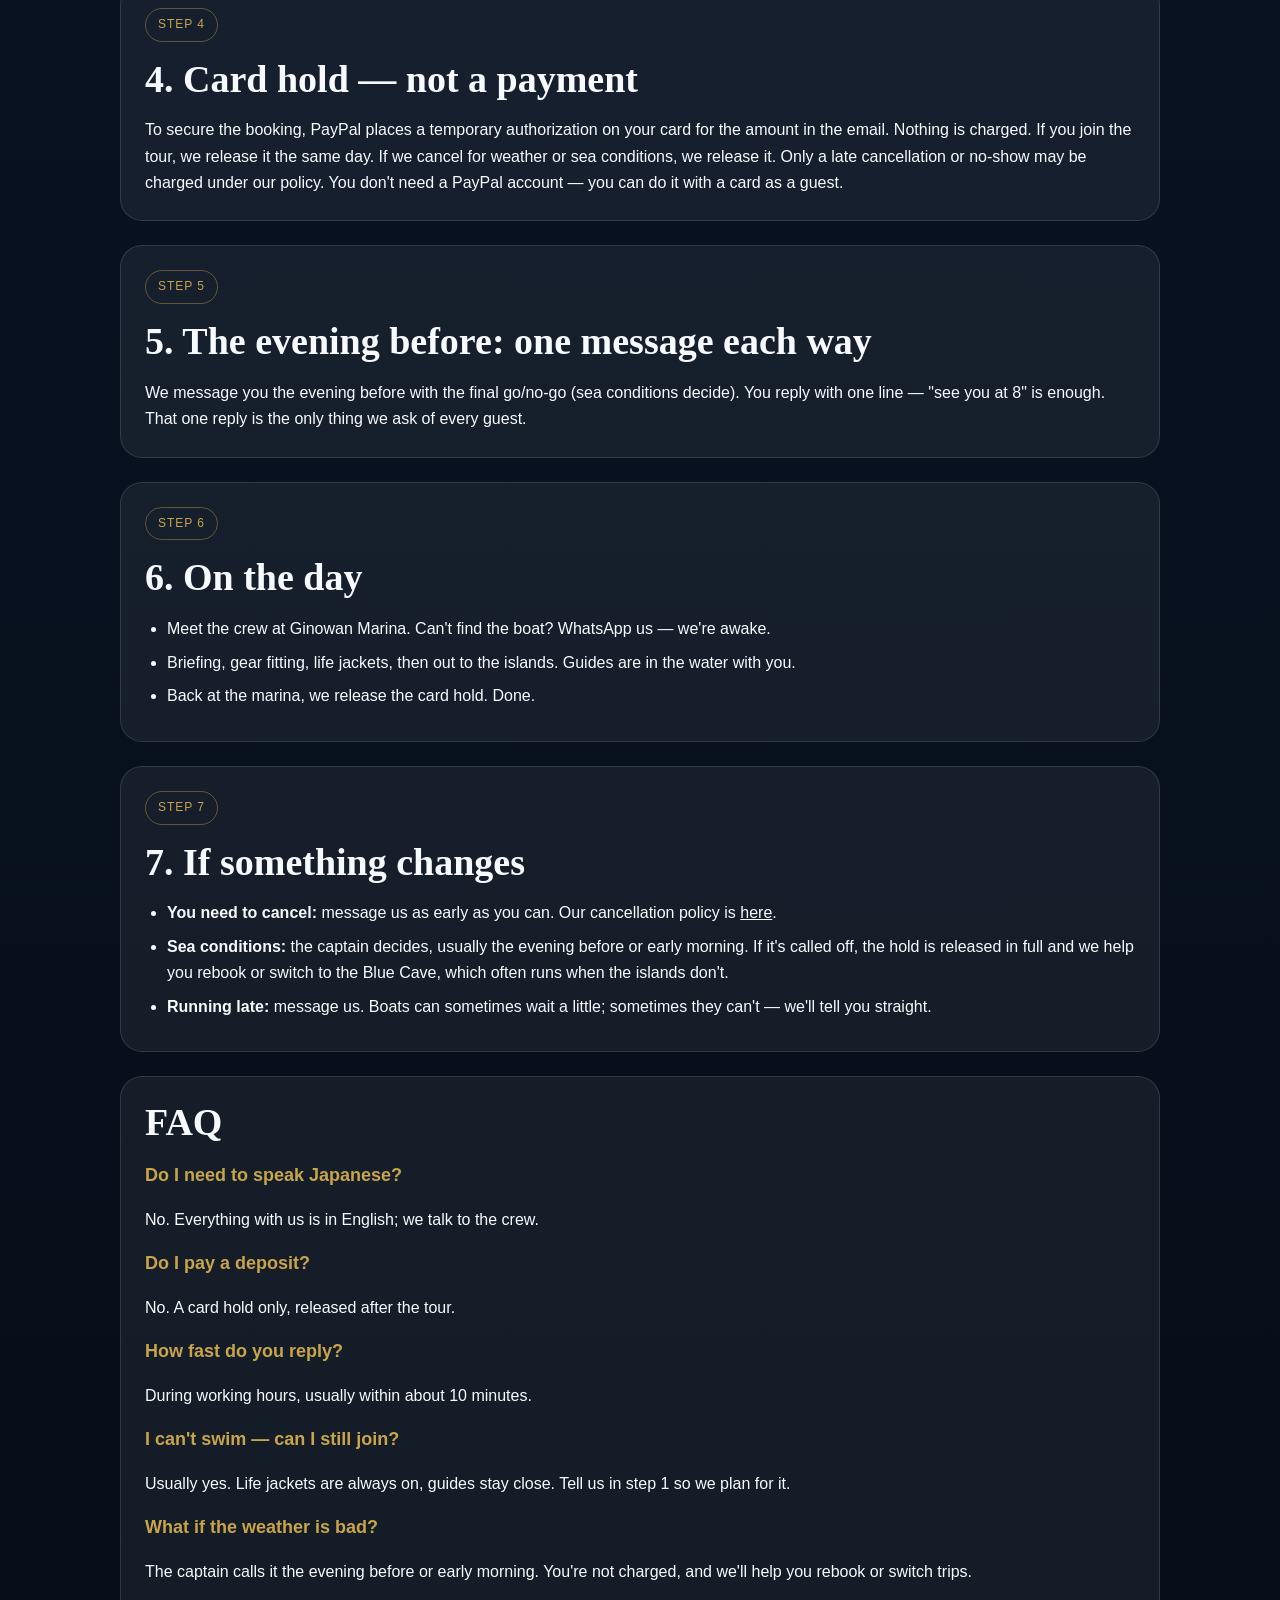
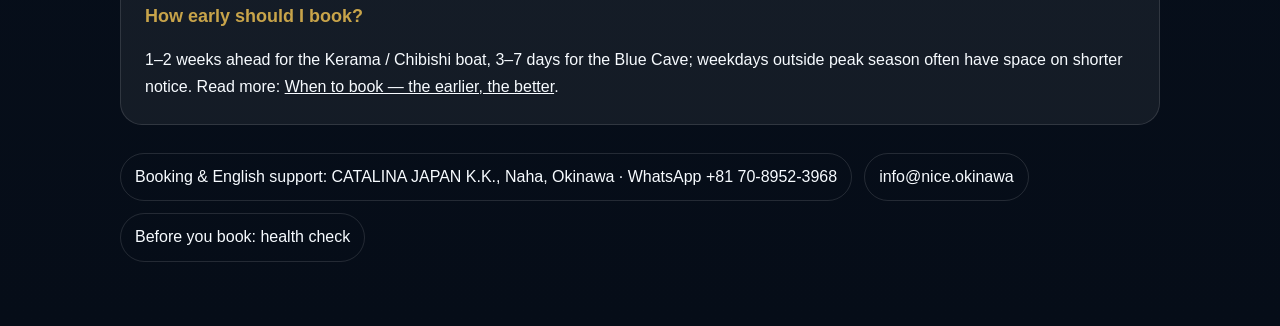
<file: how-booking-works/index.html>
<!DOCTYPE html>
<html lang="en">
<head>
  <meta charset="UTF-8">
  <meta name="viewport" content="width=device-width, initial-scale=1.0">
  <title>How Booking Works | Okinawa Snorkeling Step by Step | NICE Okinawa</title>
  <meta name="description" content="What happens after you book an Okinawa snorkeling trip: message us, confirmation email, card hold, evening-before sea check and Ginowan Marina meeting.">
  <link rel="canonical" href="https://snorkel.nice.okinawa/how-booking-works/">
  <meta property="og:title" content="What happens after you book — Okinawa snorkeling, step by step">
  <meta property="og:description" content="Message us in English, get one confirmation email, place a card hold, confirm the evening before and meet at Ginowan Marina.">
  <meta property="og:type" content="article">
  <meta property="og:url" content="https://snorkel.nice.okinawa/how-booking-works/">
  <meta property="og:image" content="https://snorkel.nice.okinawa/images/og-snorkel.jpg">
  <meta name="twitter:card" content="summary_large_image">
  <script type="application/ld+json">
  {
    "@context": "https://schema.org",
    "@graph": [
      {
        "@type": "HowTo",
        "@id": "https://snorkel.nice.okinawa/how-booking-works/#howto",
        "name": "What happens after you book — Okinawa snorkeling, step by step",
        "description": "You message us in English. We check the boat's calendar and the sea forecast, send you one confirmation email with everything in it, place a card hold, and confirm again the evening before.",
        "step": [
          {
            "@type": "HowToStep",
            "position": 1,
            "name": "You send us the basics (WhatsApp or email)",
            "text": "Six things let us check availability: date and a backup date if you have one; number of people, and ages of any children; which trip — Kerama / Chibishi boat snorkeling, Blue Cave, or a private charter; where you're staying; can everyone swim; and the health check. No form to fill. A few lines in a message is enough."
          },
          {
            "@type": "HowToStep",
            "position": 2,
            "name": "We reply fast, then check with the boat",
            "text": "During working hours we usually reply within about 10 minutes — we answer as soon as we see the message. We coordinate with local boats and guides; we send your details over, check the sea forecast for your date, and come back with a yes, or an alternative date or trip. The captain's answer can take a little longer if he's out on the water."
          },
          {
            "@type": "HowToStep",
            "position": 3,
            "name": "One confirmation email",
            "text": "When the boat says yes, you get a single email that is the binding record of your trip: date, meeting time, meeting point at Ginowan Marina with a map pin; which trip, how long, roughly where we'll snorkel; headcount and the final total; what to bring; and a link to place a card hold. If anything in that email is wrong, reply and we fix it before anything else happens."
          },
          {
            "@type": "HowToStep",
            "position": 4,
            "name": "Card hold — not a payment",
            "text": "To secure the booking, PayPal places a temporary authorization on your card for the amount in the email. Nothing is charged. If you join the tour, we release it the same day. If we cancel for weather or sea conditions, we release it. Only a late cancellation or no-show may be charged under our policy. You don't need a PayPal account — you can do it with a card as a guest."
          },
          {
            "@type": "HowToStep",
            "position": 5,
            "name": "The evening before: one message each way",
            "text": "We message you the evening before with the final go/no-go (sea conditions decide). You reply with one line — see you at 8 is enough. That one reply is the only thing we ask of every guest."
          },
          {
            "@type": "HowToStep",
            "position": 6,
            "name": "On the day",
            "text": "Meet the crew at Ginowan Marina. Can't find the boat? WhatsApp us — we're awake. Briefing, gear fitting, life jackets, then out to the islands. Guides are in the water with you. Back at the marina, we release the card hold. Done."
          },
          {
            "@type": "HowToStep",
            "position": 7,
            "name": "If something changes",
            "text": "If you need to cancel, message us as early as you can. If sea conditions stop the trip, the captain decides, usually the evening before or early morning; the hold is released in full and we help you rebook or switch to the Blue Cave, which often runs when the islands don't. If you are running late, message us."
          }
        ]
      },
      {
        "@type": "FAQPage",
        "@id": "https://snorkel.nice.okinawa/how-booking-works/#faq",
        "mainEntity": [
          {
            "@type": "Question",
            "name": "Do I need to speak Japanese?",
            "acceptedAnswer": {
              "@type": "Answer",
              "text": "No. Everything with us is in English; we talk to the crew."
            }
          },
          {
            "@type": "Question",
            "name": "Do I pay a deposit?",
            "acceptedAnswer": {
              "@type": "Answer",
              "text": "No. A card hold only, released after the tour."
            }
          },
          {
            "@type": "Question",
            "name": "How fast do you reply?",
            "acceptedAnswer": {
              "@type": "Answer",
              "text": "During working hours, usually within about 10 minutes."
            }
          },
          {
            "@type": "Question",
            "name": "I can't swim — can I still join?",
            "acceptedAnswer": {
              "@type": "Answer",
              "text": "Usually yes. Life jackets are always on, guides stay close. Tell us in step 1 so we plan for it."
            }
          },
          {
            "@type": "Question",
            "name": "What if the weather is bad?",
            "acceptedAnswer": {
              "@type": "Answer",
              "text": "The captain calls it the evening before or early morning. You're not charged, and we'll help you rebook or switch trips."
            }
          },
          {
            "@type": "Question",
            "name": "How early should I book?",
            "acceptedAnswer": {
              "@type": "Answer",
              "text": "1–2 weeks ahead for the Kerama / Chibishi boat, 3–7 days for the Blue Cave; weekdays outside peak season often have space on shorter notice. Read more: When to book — the earlier, the better (https://activity.nice.okinawa/en/when-to-book/)."
            }
          }
        ]
      }
    ]
  }
  </script>
  <style>
    :root { --deep:#060d18; --navy:#0a1628; --teal:#00b4c8; --gold:#c8a44a; --text:#f7fbff; --muted:#9db4c8; --glass:rgba(255,255,255,.06); --border:rgba(255,255,255,.12); }
    * { box-sizing:border-box; }
    body { margin:0; font-family:-apple-system,BlinkMacSystemFont,"Segoe UI",sans-serif; background:linear-gradient(180deg,var(--navy),var(--deep)); color:var(--text); line-height:1.65; }
    a { color:inherit; }
    .wrap { width:min(1040px, calc(100% - 32px)); margin:0 auto; padding:48px 0 64px; }
    .top { display:flex; justify-content:space-between; gap:16px; align-items:center; margin-bottom:40px; }
    .top a { color:var(--muted); text-decoration:none; font-size:14px; }
    .langs { display:flex; flex-wrap:wrap; gap:10px; }
    .langs a { border:1px solid var(--border); border-radius:999px; padding:6px 12px; }
    h1 { font-family:Georgia,serif; font-size:clamp(36px,7vw,72px); line-height:1; margin:0 0 20px; }
    h2 { font-family:Georgia,serif; font-size:clamp(25px,4vw,38px); line-height:1.15; margin:0 0 16px; }
    .lead { font-size:18px; color:rgba(255,255,255,.84); max-width:820px; }
    .card { background:var(--glass); border:1px solid var(--border); border-radius:22px; padding:24px; margin-top:24px; }
    .card p:first-child, .card ul:first-child { margin-top:0; }
    .card p:last-child, .card ul:last-child { margin-bottom:0; }
    .card ul { padding-left:22px; }
    .card li { margin:.45rem 0; }
    .badge { display:inline-block; color:var(--gold); border:1px solid rgba(200,164,74,.42); border-radius:999px; padding:6px 12px; font-size:12px; letter-spacing:.08em; text-transform:uppercase; margin-bottom:16px; }
    .faq h3 { font-size:18px; margin:0 0 6px; color:var(--gold); }
    .contact { display:flex; flex-wrap:wrap; gap:12px; margin-top:28px; }
    .contact a { border:1px solid var(--border); border-radius:999px; padding:10px 14px; text-decoration:none; color:var(--text); }
    @media(max-width:680px){ .wrap{width:min(100% - 24px,1040px); padding-top:28px;} .top{align-items:flex-start; flex-direction:column;} .card{padding:18px;} }
  </style>
</head>
<body>
  <main class="wrap">
    <nav class="top">
      <a href="/">← Back to snorkel.nice.okinawa</a>
      <div class="langs"><a href="/how-booking-works/">EN</a><a href="/how-booking-works/ja/">JA</a><a href="/how-booking-works/zh/">简体中文</a><a href="/how-booking-works/zh-tw/">繁體中文</a></div>
    </nav>

    <h1>What happens after you book — Okinawa snorkeling, step by step</h1>
    <p class="lead"><strong>In short:</strong> You message us in English. We check the boat's calendar and the sea forecast, send you one confirmation email with everything in it, place a card hold (no charge), and confirm again the evening before. On the day you meet the crew at Ginowan Marina; we're on WhatsApp the whole time.</p>

    <section class="card" id="step-1">
      <span class="badge">Step 1</span>
      <h2>1. You send us the basics (WhatsApp or email)</h2>
      <p>Six things let us check availability:</p>
      <ul>
        <li>Date (and a backup date if you have one)</li>
        <li>Number of people, and ages of any children (3 and up can join)</li>
        <li>Which trip — Kerama / Chibishi boat snorkeling, Blue Cave, or a private charter</li>
        <li>Where you're staying</li>
        <li>Can everyone swim? First-timers are welcome; just tell us</li>
        <li>The health check: 11 quick questions for each participant — <a href="/health-check/">link to /health-check/</a>. If any answer is YES, tell us now so we can confirm with the captain.</li>
      </ul>
      <p>No form to fill. A few lines in a message is enough.</p>
    </section>

    <section class="card" id="step-2">
      <span class="badge">Step 2</span>
      <h2>2. We reply fast, then check with the boat</h2>
      <p>During working hours we usually reply within about 10 minutes — we answer as soon as we see the message. We coordinate with local boats and guides; we send your details over, check the sea forecast for your date, and come back with a yes, or an alternative date or trip. The captain's answer can take a little longer if he's out on the water.</p>
    </section>

    <section class="card" id="step-3">
      <span class="badge">Step 3</span>
      <h2>3. One confirmation email</h2>
      <p>When the boat says yes, you get a single email that is the binding record of your trip:</p>
      <ul>
        <li>Date, meeting time, meeting point at Ginowan Marina (with a map pin)</li>
        <li>Which trip, how long, roughly where we'll snorkel (final spot depends on the sea that day)</li>
        <li>Headcount and the final total — all-inclusive, snorkel gear and life jackets included</li>
        <li>What to bring (swimwear, towel, sunscreen, something warm for the ride back)</li>
        <li>A link to place a card hold</li>
      </ul>
      <p>If anything in that email is wrong, reply and we fix it before anything else happens.</p>
    </section>

    <section class="card" id="step-4">
      <span class="badge">Step 4</span>
      <h2>4. Card hold — not a payment</h2>
      <p>To secure the booking, PayPal places a temporary authorization on your card for the amount in the email. Nothing is charged. If you join the tour, we release it the same day. If we cancel for weather or sea conditions, we release it. Only a late cancellation or no-show may be charged under our policy. You don't need a PayPal account — you can do it with a card as a guest.</p>
    </section>

    <section class="card" id="step-5">
      <span class="badge">Step 5</span>
      <h2>5. The evening before: one message each way</h2>
      <p>We message you the evening before with the final go/no-go (sea conditions decide). You reply with one line — "see you at 8" is enough. That one reply is the only thing we ask of every guest.</p>
    </section>

    <section class="card" id="step-6">
      <span class="badge">Step 6</span>
      <h2>6. On the day</h2>
      <ul>
        <li>Meet the crew at Ginowan Marina. Can't find the boat? WhatsApp us — we're awake.</li>
        <li>Briefing, gear fitting, life jackets, then out to the islands. Guides are in the water with you.</li>
        <li>Back at the marina, we release the card hold. Done.</li>
      </ul>
    </section>

    <section class="card" id="step-7">
      <span class="badge">Step 7</span>
      <h2>7. If something changes</h2>
      <ul>
        <li><strong>You need to cancel:</strong> message us as early as you can. Our cancellation policy is <a href="/#faq">here</a>.</li>
        <li><strong>Sea conditions:</strong> the captain decides, usually the evening before or early morning. If it's called off, the hold is released in full and we help you rebook or switch to the Blue Cave, which often runs when the islands don't.</li>
        <li><strong>Running late:</strong> message us. Boats can sometimes wait a little; sometimes they can't — we'll tell you straight.</li>
      </ul>
    </section>

    <section class="card faq" id="faq">
      <h2>FAQ</h2>
      <h3>Do I need to speak Japanese?</h3>
      <p>No. Everything with us is in English; we talk to the crew.</p>
      <h3>Do I pay a deposit?</h3>
      <p>No. A card hold only, released after the tour.</p>
      <h3>How fast do you reply?</h3>
      <p>During working hours, usually within about 10 minutes.</p>
      <h3>I can't swim — can I still join?</h3>
      <p>Usually yes. Life jackets are always on, guides stay close. Tell us in step 1 so we plan for it.</p>
      <h3>What if the weather is bad?</h3>
      <p>The captain calls it the evening before or early morning. You're not charged, and we'll help you rebook or switch trips.</p>
      <h3>How early should I book?</h3>
      <p>1–2 weeks ahead for the Kerama / Chibishi boat, 3–7 days for the Blue Cave; weekdays outside peak season often have space on shorter notice. Read more: <a href="https://activity.nice.okinawa/en/when-to-book/">When to book — the earlier, the better</a>.</p>
    </section>

    <footer class="contact">
      <a href="https://wa.me/817089523968">Booking &amp; English support: CATALINA JAPAN K.K., Naha, Okinawa · WhatsApp +81 70-8952-3968</a>
      <a href="mailto:info@nice.okinawa">info@nice.okinawa</a>
      <a href="/health-check/">Before you book: health check</a>
    </footer>
  </main>
  <script src="https://analytics.nice.okinawa/beacon.js" data-site="snorkel" defer></script>
  <script src="/assets/js/floating-contact.js" data-contact-site="snorkel" defer></script>
</body>
</html>
</file>
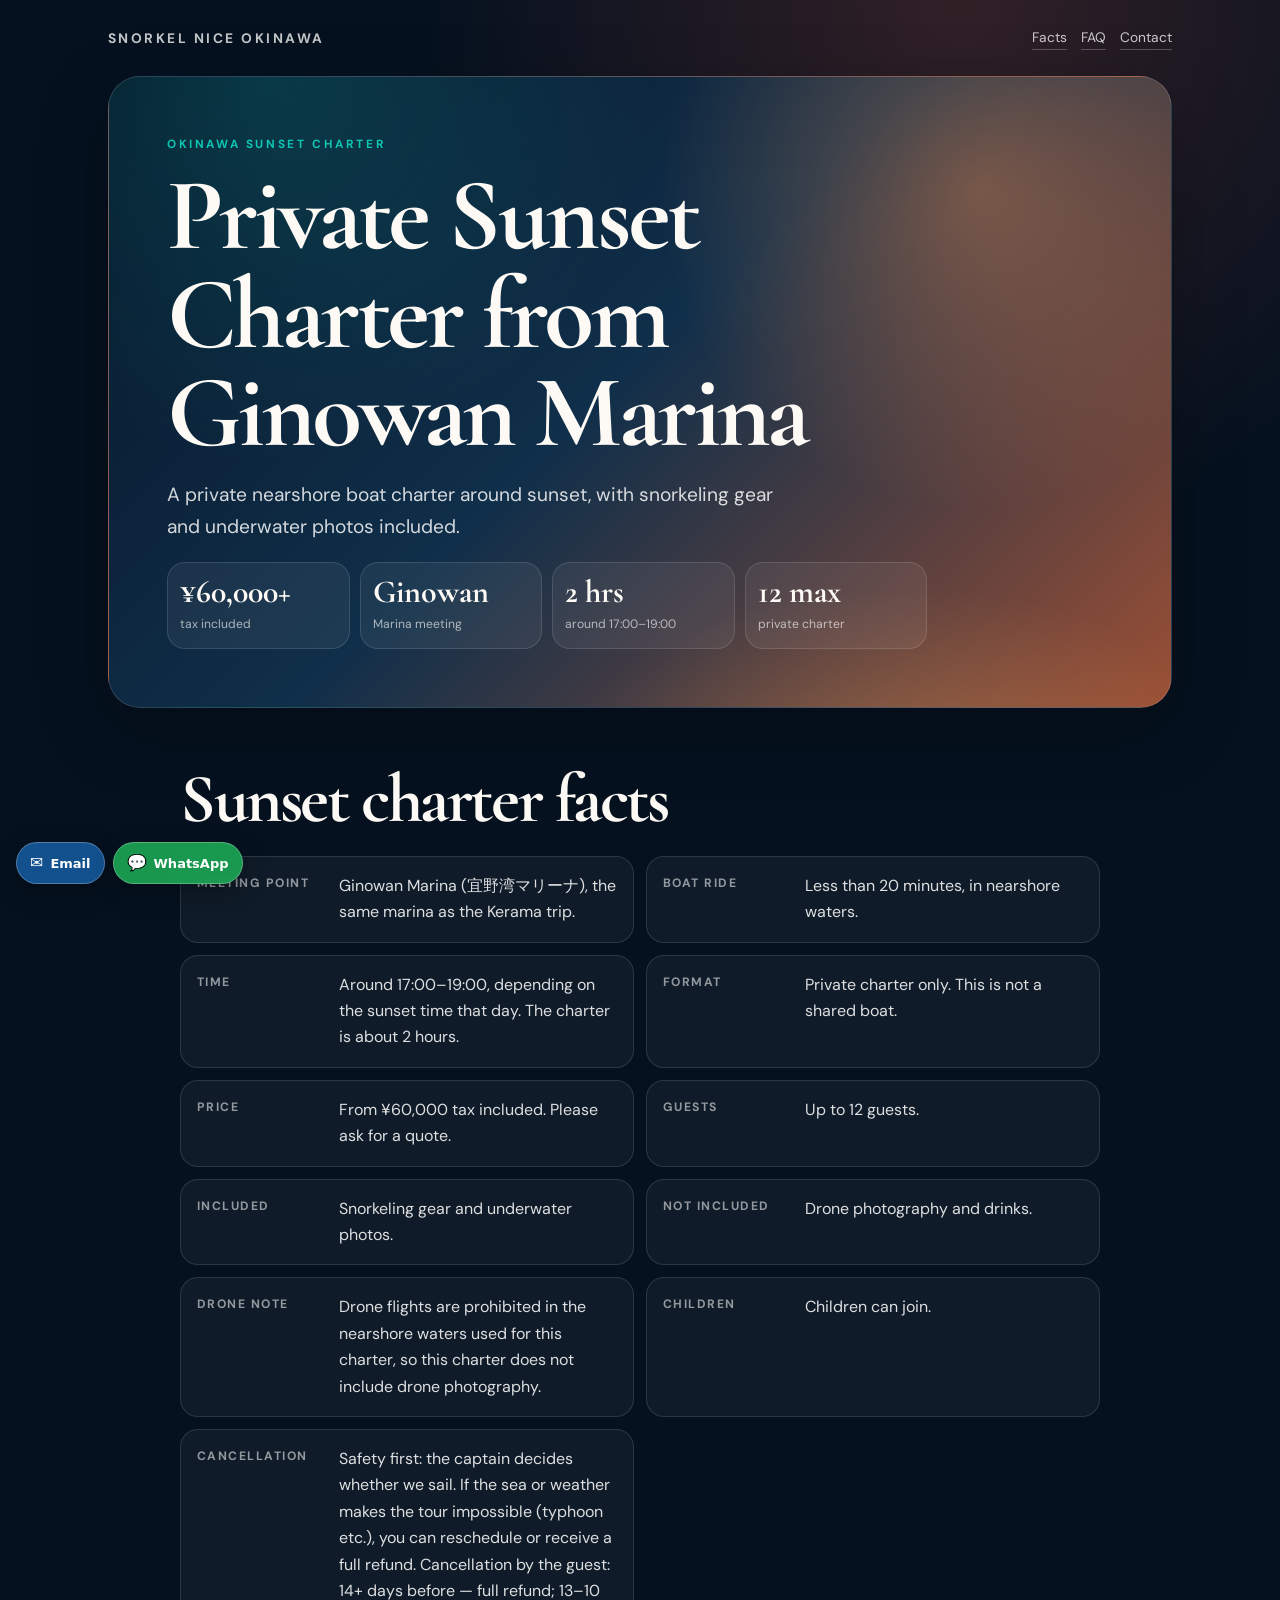
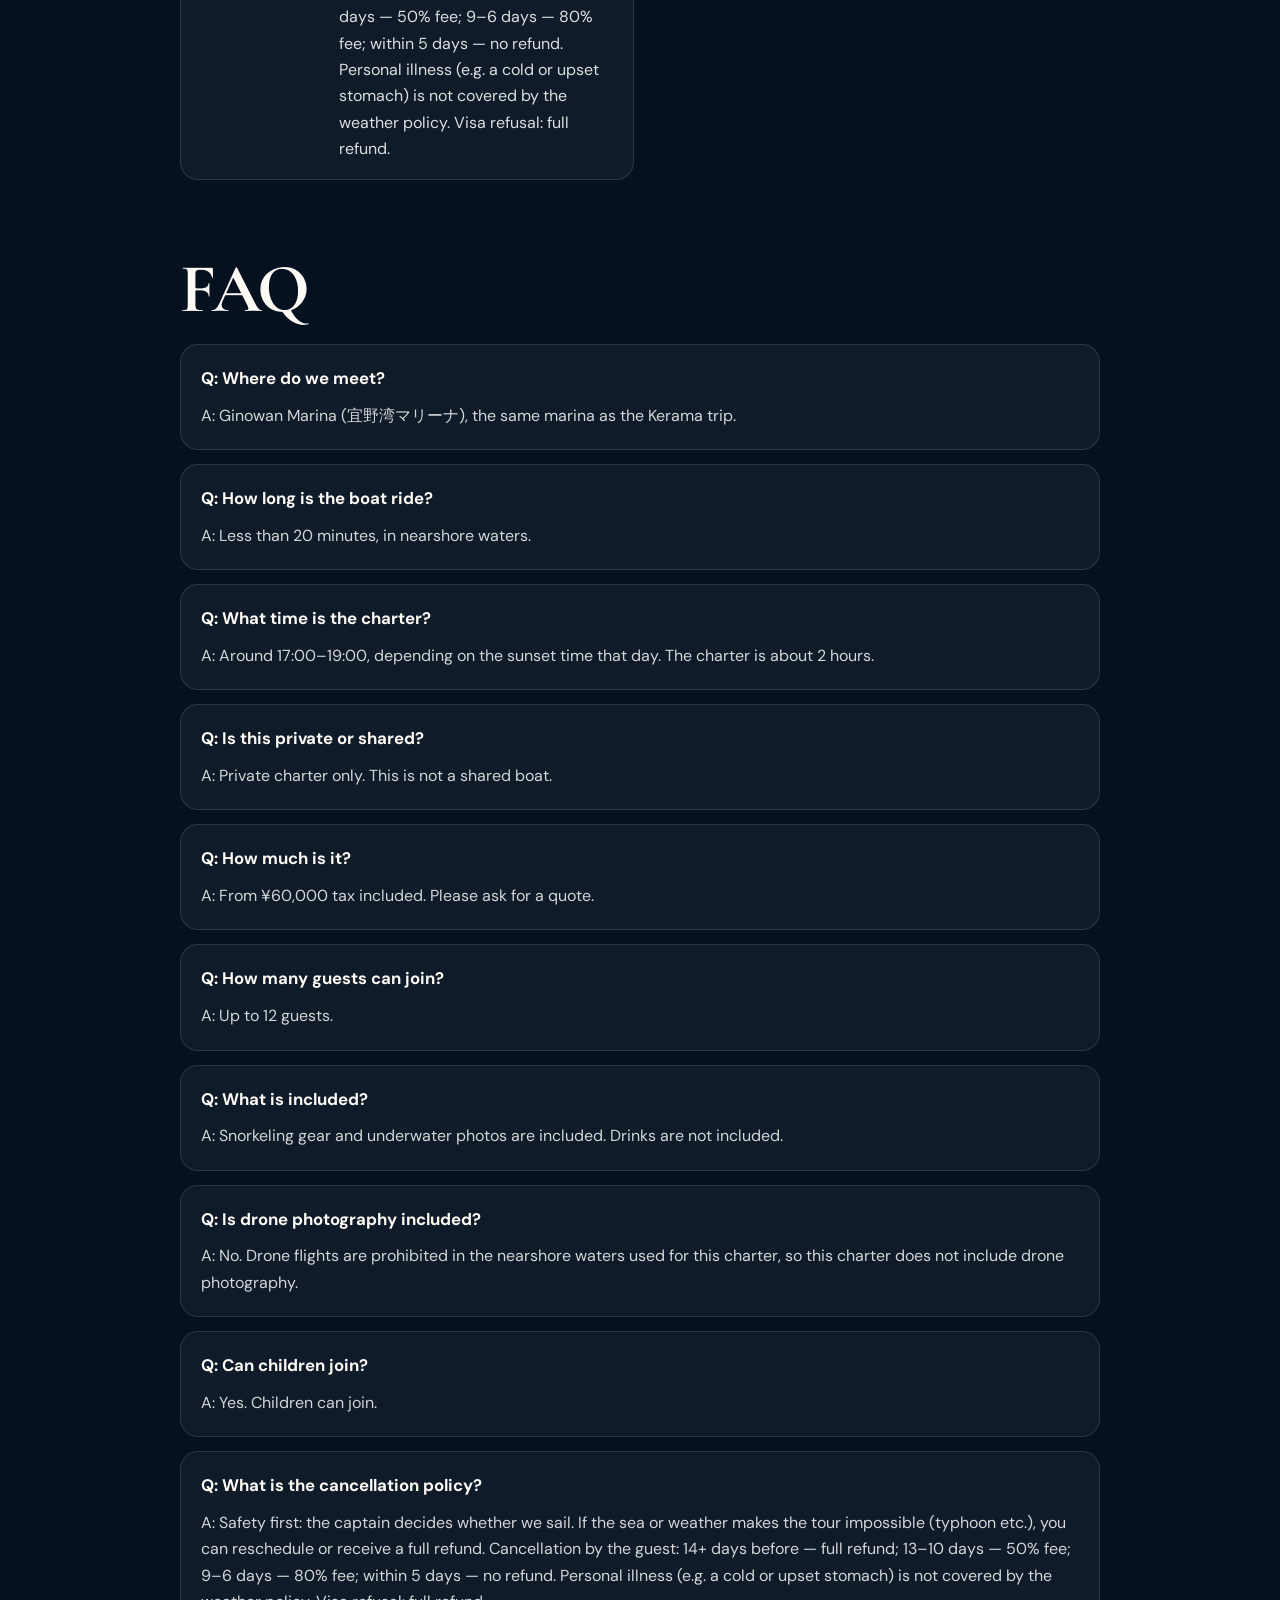
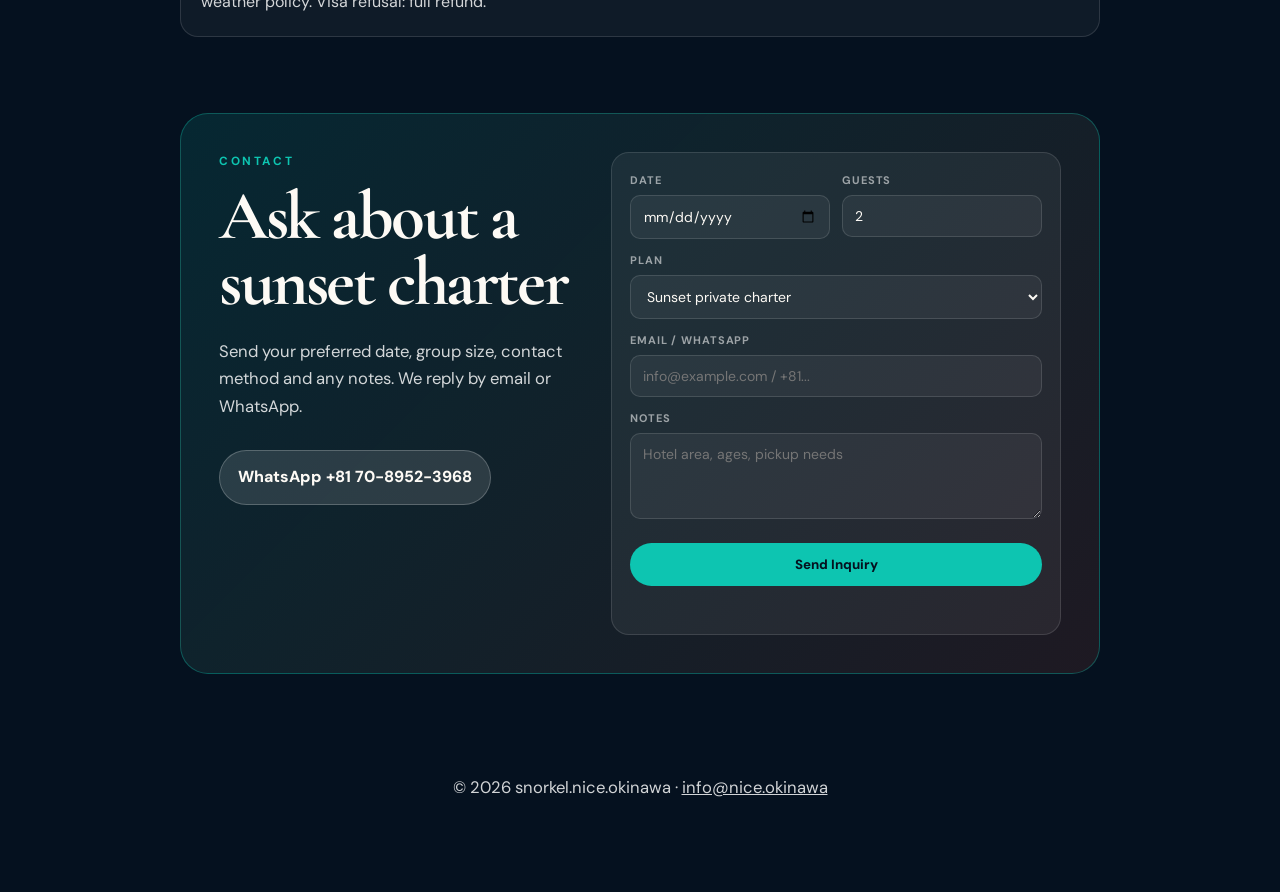
<file: sunset-charter/index.html>
<!DOCTYPE html>
<html lang="en">
<head>
  <meta charset="UTF-8">
  <meta name="viewport" content="width=device-width, initial-scale=1.0">
  <title>Okinawa Sunset Charter | Private Boat from Ginowan Marina | NICE Okinawa</title>
  <meta name="description" content="Private Okinawa sunset boat charter from Ginowan Marina. Around 17:00–19:00, about 2 hours, up to 12 guests, from ¥60,000 tax included.">
  <link rel="canonical" href="https://snorkel.nice.okinawa/sunset-charter/">
  <link rel="preconnect" href="https://fonts.googleapis.com">
  <link rel="preconnect" href="https://fonts.gstatic.com" crossorigin>
  <link href="https://fonts.googleapis.com/css2?family=Cormorant+Garamond:wght@400;600;700&family=DM+Sans:wght@400;500;700&display=swap" rel="stylesheet">
  <meta property="og:title" content="Okinawa Sunset Charter | Private Boat from Ginowan Marina">
  <meta property="og:description" content="Private Okinawa sunset boat charter from Ginowan Marina, around 17:00–19:00, up to 12 guests, from ¥60,000 tax included.">
  <meta property="og:type" content="website">
  <meta property="og:url" content="https://snorkel.nice.okinawa/sunset-charter/">
  <meta name="twitter:card" content="summary">
  <style>
    :root {
      --deep: #05111f;
      --ocean: #0b2a45;
      --teal: #0dc5b1;
      --coral: #ff6348;
      --gold: #d9b86c;
      --pearl: #fdfaf5;
      --muted: rgba(255,255,255,.68);
      --glass: rgba(255,255,255,.06);
      --glass2: rgba(255,255,255,.12);
    }

    * { box-sizing: border-box; }

    html {
      margin: 0;
      overflow-x: hidden;
      scroll-behavior: smooth;
    }

    body {
      margin: 0;
      overflow-x: hidden;
      background: radial-gradient(circle at 75% 0%, rgba(255,99,72,.18), transparent 34rem), var(--deep);
      color: var(--pearl);
      font-family: "DM Sans", sans-serif;
      line-height: 1.65;
    }

    a { color: inherit; }

    [data-lang] { display: none; }
    [data-lang].visible { display: inline; }
    p [data-lang].visible,
    h1 [data-lang].visible,
    h2 [data-lang].visible,
    h3 [data-lang].visible,
    li [data-lang].visible,
    dd [data-lang].visible,
    dt [data-lang].visible { display: inline; }

    .page {
      width: min(100%, 1160px);
      margin: 0 auto;
      padding: 18px clamp(18px, 4vw, 48px) 72px;
    }

    .topbar {
      display: flex;
      justify-content: space-between;
      gap: 18px;
      align-items: center;
      padding: 8px 0 18px;
      color: rgba(255,255,255,.76);
      font-size: .86rem;
    }

    .brand {
      letter-spacing: .18em;
      text-transform: uppercase;
      font-weight: 700;
      text-decoration: none;
    }

    .nav-links {
      display: flex;
      gap: 14px;
      flex-wrap: wrap;
      justify-content: flex-end;
    }

    .nav-links a {
      color: rgba(255,255,255,.76);
      text-decoration: none;
      border-bottom: 1px solid rgba(255,255,255,.24);
    }

    .hero {
      position: relative;
      overflow: hidden;
      border: 1px solid rgba(255,255,255,.13);
      border-radius: 32px;
      background:
        radial-gradient(circle at 82% 18%, rgba(255,147,79,.36), transparent 20rem),
        radial-gradient(circle at 15% 0%, rgba(13,197,177,.18), transparent 24rem),
        linear-gradient(135deg, #061528 0%, #102f4a 48%, #9a4f35 100%);
      padding: clamp(24px, 5vw, 58px);
      margin: 8px 0 58px;
      box-shadow: 0 22px 70px rgba(0,0,0,.26);
    }

    .hero::after {
      content: "";
      position: absolute;
      inset: auto -8% -38% 42%;
      height: 58%;
      background: radial-gradient(ellipse at center, rgba(255,188,98,.22), transparent 68%);
      pointer-events: none;
    }

    .hero-copy {
      position: relative;
      z-index: 1;
      min-width: 0;
      max-width: 760px;
    }

    .eyebrow {
      margin: 0 0 12px;
      color: var(--teal);
      font-size: .74rem;
      font-weight: 700;
      letter-spacing: .22em;
      text-transform: uppercase;
    }

    h1, h2 {
      font-family: "Cormorant Garamond", Georgia, serif;
      line-height: .96;
      letter-spacing: -.035em;
    }

    h1 {
      margin: 0 0 18px;
      font-size: clamp(2.72rem, 8vw, 7rem);
      max-width: 720px;
    }

    .hero-summary {
      margin: 0 0 20px;
      color: rgba(255,255,255,.82);
      font-size: clamp(1rem, 2vw, 1.2rem);
      max-width: 620px;
    }

    .hero-facts {
      display: grid;
      grid-template-columns: repeat(4, minmax(0, 1fr));
      gap: 10px;
      margin-top: 18px;
    }

    .hero-fact {
      border: 1px solid var(--glass2);
      border-radius: 18px;
      background: var(--glass);
      padding: 13px 12px;
      min-width: 0;
    }

    .hero-fact strong {
      display: block;
      color: var(--pearl);
      font-family: "Cormorant Garamond", Georgia, serif;
      font-size: clamp(1.38rem, 3vw, 2rem);
      line-height: 1;
    }

    .hero-fact span {
      display: block;
      margin-top: 6px;
      color: rgba(255,255,255,.63);
      font-size: .76rem;
    }

    section { margin: 0 0 76px; }

    .content {
      max-width: 920px;
      margin: 0 auto;
    }

    h2 {
      margin: 0 0 22px;
      font-size: clamp(2.3rem, 5.4vw, 4.4rem);
    }

    p {
      margin: 0 0 18px;
      color: rgba(255,255,255,.82);
      font-size: 1.04rem;
    }

    .fact-list {
      display: grid;
      grid-template-columns: repeat(2, minmax(0, 1fr));
      gap: 12px;
      margin: 24px 0 0;
    }

    .fact-row {
      display: grid;
      grid-template-columns: 130px minmax(0, 1fr);
      gap: 12px;
      align-items: start;
      border: 1px solid var(--glass2);
      border-radius: 18px;
      background: rgba(255,255,255,.045);
      padding: 16px;
    }

    .fact-row dt {
      color: rgba(255,255,255,.55);
      font-size: .76rem;
      font-weight: 700;
      letter-spacing: .12em;
      text-transform: uppercase;
    }

    .fact-row dd {
      margin: 0;
      color: rgba(255,255,255,.86);
    }

    .faq {
      display: grid;
      gap: 14px;
    }

    .faq-item {
      border: 1px solid var(--glass2);
      border-radius: 18px;
      padding: 20px;
      background: rgba(255,255,255,.045);
    }

    .faq-item h3 {
      margin: 0 0 10px;
      color: var(--pearl);
      font-size: 1.05rem;
    }

    .faq-item p {
      margin-bottom: 0;
      font-size: 1rem;
    }

    .contact-section {
      border: 1px solid rgba(13,197,177,.34);
      border-radius: 28px;
      padding: clamp(22px, 4vw, 38px);
      background: linear-gradient(135deg, rgba(13,197,177,.13), rgba(255,99,72,.10));
    }

    .contact-grid {
      display: grid;
      grid-template-columns: minmax(0, .9fr) minmax(280px, 1.1fr);
      gap: 24px;
      align-items: start;
    }

    .inquiry-form {
      background: rgba(255,255,255,.06);
      border: 1px solid var(--glass2);
      border-radius: 18px;
      padding: 18px;
      display: grid;
      gap: 12px;
    }

    .inquiry-row {
      display: grid;
      grid-template-columns: 1fr 1fr;
      gap: 12px;
    }

    .inquiry-field {
      display: flex;
      flex-direction: column;
      gap: 6px;
    }

    .inquiry-field label {
      font-size: 11px;
      font-weight: 700;
      letter-spacing: .08em;
      text-transform: uppercase;
      color: rgba(255,255,255,.56);
    }

    .inquiry-field input,
    .inquiry-field select,
    .inquiry-field textarea {
      width: 100%;
      background: rgba(255,255,255,.05);
      border: 1px solid rgba(255,255,255,.13);
      border-radius: 10px;
      padding: 11px 12px;
      color: var(--pearl);
      font-family: "DM Sans", sans-serif;
      font-size: 14px;
      outline: none;
    }

    .inquiry-field select option { background: var(--ocean); }
    .inquiry-field textarea { min-height: 86px; resize: vertical; }

    .inquiry-submit,
    .whatsapp-link {
      display: inline-flex;
      align-items: center;
      justify-content: center;
      border: none;
      border-radius: 999px;
      padding: 13px 18px;
      background: var(--teal);
      color: var(--deep);
      font-family: "DM Sans", sans-serif;
      font-weight: 800;
      text-decoration: none;
      cursor: pointer;
    }

    .whatsapp-link {
      margin-top: 12px;
      background: rgba(255,255,255,.12);
      color: var(--pearl);
      border: 1px solid rgba(255,255,255,.22);
    }

    .inquiry-status {
      min-height: 18px;
      font-size: 12px;
      color: rgba(255,255,255,.68);
    }

    .inquiry-status.ok { color: var(--teal); }
    .inquiry-status.err { color: var(--coral); }

    footer {
      padding: 24px 0 0;
      color: rgba(255,255,255,.48);
      font-size: .86rem;
      text-align: center;
    }

    @media (max-width: 820px) {
      .contact-grid {
        grid-template-columns: 1fr;
      }

      .hero {
        border-radius: 26px;
        margin-top: 0;
      }

      .hero-facts,
      .fact-list {
        grid-template-columns: repeat(2, minmax(0, 1fr));
      }
    }

    @media (max-width: 520px) {
      .page { padding-top: 12px; }
      .topbar { padding-bottom: 12px; }
      .hero { padding: 20px 16px; margin-bottom: 46px; }
      h1 { font-size: clamp(2.18rem, 11vw, 3.05rem); margin-bottom: 12px; }
      .hero-summary { font-size: .94rem; margin-bottom: 12px; }
      .hero-facts { gap: 8px; margin-top: 12px; }
      .hero-fact { padding: 10px 9px; border-radius: 14px; }
      .hero-fact strong { font-size: 1.28rem; }
      .hero-fact span { font-size: .67rem; }
      .fact-list,
      .inquiry-row {
        grid-template-columns: 1fr;
      }
      .fact-row {
        grid-template-columns: 1fr;
        gap: 5px;
      }
    }
  </style>
  <script type="application/ld+json">
  {
    "@context": "https://schema.org",
    "@graph": [
      {
        "@type": ["LocalBusiness", "TravelAgency"],
        "@id": "https://snorkel.nice.okinawa/#business",
        "name": "NICE Okinawa",
        "url": "https://snorkel.nice.okinawa/",
        "email": "info@nice.okinawa",
        "telephone": "+81-70-8952-3968",
        "areaServed": {
          "@type": "AdministrativeArea",
          "name": "Okinawa"
        },
        "address": {
          "@type": "PostalAddress",
          "addressLocality": "Ginowan",
          "addressRegion": "Okinawa",
          "addressCountry": "JP"
        }
      },
      {
        "@type": "FAQPage",
        "@id": "https://snorkel.nice.okinawa/sunset-charter/#faq",
        "mainEntity": [
          {
            "@type": "Question",
            "name": "Where do we meet?",
            "acceptedAnswer": {
              "@type": "Answer",
              "text": "Ginowan Marina (宜野湾マリーナ), the same marina as the Kerama trip."
            }
          },
          {
            "@type": "Question",
            "name": "How long is the boat ride?",
            "acceptedAnswer": {
              "@type": "Answer",
              "text": "Less than 20 minutes, in nearshore waters."
            }
          },
          {
            "@type": "Question",
            "name": "What time is the charter?",
            "acceptedAnswer": {
              "@type": "Answer",
              "text": "Around 17:00–19:00, depending on the sunset time that day. The charter is about 2 hours."
            }
          },
          {
            "@type": "Question",
            "name": "Is this private or shared?",
            "acceptedAnswer": {
              "@type": "Answer",
              "text": "Private charter only. This is not a shared boat."
            }
          },
          {
            "@type": "Question",
            "name": "How much is it?",
            "acceptedAnswer": {
              "@type": "Answer",
              "text": "From ¥60,000 tax included. Please ask for a quote."
            }
          },
          {
            "@type": "Question",
            "name": "How many guests can join?",
            "acceptedAnswer": {
              "@type": "Answer",
              "text": "Up to 12 guests."
            }
          },
          {
            "@type": "Question",
            "name": "What is included?",
            "acceptedAnswer": {
              "@type": "Answer",
              "text": "Snorkeling gear and underwater photos are included. Drinks are not included."
            }
          },
          {
            "@type": "Question",
            "name": "Is drone photography included?",
            "acceptedAnswer": {
              "@type": "Answer",
              "text": "No. Drone flights are prohibited in the nearshore waters used for this charter, so this charter does not include drone photography."
            }
          },
          {
            "@type": "Question",
            "name": "Can children join?",
            "acceptedAnswer": {
              "@type": "Answer",
              "text": "Yes. Children can join."
            }
          },
          {
            "@type": "Question",
            "name": "What is the cancellation policy?",
            "acceptedAnswer": {
              "@type": "Answer",
              "text": "Safety first: the captain decides whether we sail. If the sea or weather makes the tour impossible (typhoon etc.), you can reschedule or receive a full refund. Cancellation by the guest: 14+ days before — full refund; 13–10 days — 50% fee; 9–6 days — 80% fee; within 5 days — no refund. Personal illness (e.g. a cold or upset stomach) is not covered by the weather policy. Visa refusal: full refund."
            }
          }
        ]
      }
    ]
  }
  </script>
  <script src="https://challenges.cloudflare.com/turnstile/v0/api.js" async defer></script>
</head>
<body>
  <main class="page">
    <nav class="topbar" aria-label="Site navigation">
      <a class="brand" href="/">Snorkel Nice Okinawa</a>
      <div class="nav-links">
        <a href="#facts">Facts</a>
        <a href="#faq">FAQ</a>
        <a href="#contact">Contact</a>
      </div>
    </nav>

    <header class="hero">
      <div class="hero-copy">
        <p class="eyebrow">Okinawa Sunset Charter</p>
        <h1><span data-lang="en" class="visible">Private Sunset Charter from Ginowan Marina</span></h1>
        <p class="hero-summary"><span data-lang="en" class="visible">A private nearshore boat charter around sunset, with snorkeling gear and underwater photos included.</span></p>
        <div class="hero-facts" aria-label="Key charter facts">
          <div class="hero-fact"><strong>¥60,000+</strong><span>tax included</span></div>
          <div class="hero-fact"><strong>Ginowan</strong><span>Marina meeting</span></div>
          <div class="hero-fact"><strong>2 hrs</strong><span>around 17:00–19:00</span></div>
          <div class="hero-fact"><strong>12 max</strong><span>private charter</span></div>
        </div>
      </div>
    </header>
    <!-- Future photo slots: restore sunset-hero.jpg in the hero and sunset-boat.jpg between the facts table and FAQ. -->

    <article class="content">
      <section id="facts" aria-labelledby="facts-title">
        <h2 id="facts-title"><span data-lang="en" class="visible">Sunset charter facts</span></h2>
        <dl class="fact-list">
          <div class="fact-row">
            <dt>Meeting point</dt>
            <dd>Ginowan Marina (宜野湾マリーナ), the same marina as the Kerama trip.</dd>
          </div>
          <div class="fact-row">
            <dt>Boat ride</dt>
            <dd>Less than 20 minutes, in nearshore waters.</dd>
          </div>
          <div class="fact-row">
            <dt>Time</dt>
            <dd>Around 17:00–19:00, depending on the sunset time that day. The charter is about 2 hours.</dd>
          </div>
          <div class="fact-row">
            <dt>Format</dt>
            <dd>Private charter only. This is not a shared boat.</dd>
          </div>
          <div class="fact-row">
            <dt>Price</dt>
            <dd>From ¥60,000 tax included. Please ask for a quote.</dd>
          </div>
          <div class="fact-row">
            <dt>Guests</dt>
            <dd>Up to 12 guests.</dd>
          </div>
          <div class="fact-row">
            <dt>Included</dt>
            <dd>Snorkeling gear and underwater photos.</dd>
          </div>
          <div class="fact-row">
            <dt>Not included</dt>
            <dd>Drone photography and drinks.</dd>
          </div>
          <div class="fact-row">
            <dt>Drone note</dt>
            <dd>Drone flights are prohibited in the nearshore waters used for this charter, so this charter does not include drone photography.</dd>
          </div>
          <div class="fact-row">
            <dt>Children</dt>
            <dd>Children can join.</dd>
          </div>
          <div class="fact-row">
            <dt>Cancellation</dt>
            <dd>Safety first: the captain decides whether we sail. If the sea or weather makes the tour impossible (typhoon etc.), you can reschedule or receive a full refund. Cancellation by the guest: 14+ days before — full refund; 13–10 days — 50% fee; 9–6 days — 80% fee; within 5 days — no refund. Personal illness (e.g. a cold or upset stomach) is not covered by the weather policy. Visa refusal: full refund.</dd>
          </div>
        </dl>
      </section>

      <section id="faq" aria-labelledby="faq-title">
        <h2 id="faq-title"><span data-lang="en" class="visible">FAQ</span></h2>
        <div class="faq">
          <div class="faq-item">
            <h3>Q: Where do we meet?</h3>
            <p>A: Ginowan Marina (宜野湾マリーナ), the same marina as the Kerama trip.</p>
          </div>
          <div class="faq-item">
            <h3>Q: How long is the boat ride?</h3>
            <p>A: Less than 20 minutes, in nearshore waters.</p>
          </div>
          <div class="faq-item">
            <h3>Q: What time is the charter?</h3>
            <p>A: Around 17:00–19:00, depending on the sunset time that day. The charter is about 2 hours.</p>
          </div>
          <div class="faq-item">
            <h3>Q: Is this private or shared?</h3>
            <p>A: Private charter only. This is not a shared boat.</p>
          </div>
          <div class="faq-item">
            <h3>Q: How much is it?</h3>
            <p>A: From ¥60,000 tax included. Please ask for a quote.</p>
          </div>
          <div class="faq-item">
            <h3>Q: How many guests can join?</h3>
            <p>A: Up to 12 guests.</p>
          </div>
          <div class="faq-item">
            <h3>Q: What is included?</h3>
            <p>A: Snorkeling gear and underwater photos are included. Drinks are not included.</p>
          </div>
          <div class="faq-item">
            <h3>Q: Is drone photography included?</h3>
            <p>A: No. Drone flights are prohibited in the nearshore waters used for this charter, so this charter does not include drone photography.</p>
          </div>
          <div class="faq-item">
            <h3>Q: Can children join?</h3>
            <p>A: Yes. Children can join.</p>
          </div>
          <div class="faq-item">
            <h3>Q: What is the cancellation policy?</h3>
            <p>A: Safety first: the captain decides whether we sail. If the sea or weather makes the tour impossible (typhoon etc.), you can reschedule or receive a full refund. Cancellation by the guest: 14+ days before — full refund; 13–10 days — 50% fee; 9–6 days — 80% fee; within 5 days — no refund. Personal illness (e.g. a cold or upset stomach) is not covered by the weather policy. Visa refusal: full refund.</p>
          </div>
        </div>
      </section>

      <section class="contact-section" id="contact" aria-labelledby="contact-title">
        <div class="contact-grid">
          <div>
            <p class="eyebrow">Contact</p>
            <h2 id="contact-title"><span data-lang="en" class="visible">Ask about a sunset charter</span></h2>
            <p><span data-lang="en" class="visible">Send your preferred date, group size, contact method and any notes. We reply by email or WhatsApp.</span></p>
            <a class="whatsapp-link" href="https://wa.me/817089523968" target="_blank" rel="noopener">WhatsApp +81 70-8952-3968</a>
          </div>
          <form class="inquiry-form" id="inquiryForm">
            <div class="inquiry-row">
              <div class="inquiry-field">
                <label for="inquiryDate">Date</label>
                <input id="inquiryDate" name="date" type="date" required>
              </div>
              <div class="inquiry-field">
                <label for="inquiryGuests">Guests</label>
                <input id="inquiryGuests" name="guests" type="number" min="1" max="12" value="2" required>
              </div>
            </div>
            <div class="inquiry-field">
              <label for="inquiryProject">Plan</label>
              <select id="inquiryProject" name="project" required>
                <option value="Sunset private charter">Sunset private charter</option>
              </select>
            </div>
            <div class="inquiry-field">
              <label for="inquiryContact">Email / WhatsApp</label>
              <input id="inquiryContact" name="contact" type="text" autocomplete="email" placeholder="info@example.com / +81..." required>
            </div>
            <div class="inquiry-field">
              <label for="inquiryRemarks">Notes</label>
              <textarea id="inquiryRemarks" name="remarks" placeholder="Hotel area, ages, pickup needs"></textarea>
            </div>
            <div class="cf-turnstile" data-sitekey="0x4AAAAAADvhTRK9Z-f9ydQ1" data-action="snorkel-inquiry-v1"></div>
            <button class="inquiry-submit" type="submit">Send Inquiry</button>
            <div class="inquiry-status" id="inquiryStatus" role="status" aria-live="polite"></div>
          </form>
        </div>
      </section>
    </article>

    <footer>
      <p>© 2026 snorkel.nice.okinawa · <a href="mailto:info@nice.okinawa">info@nice.okinawa</a></p>
    </footer>
  </main>

  <script>
    const INQUIRY_ENDPOINT = 'https://inquiry-nice-okinawa-preview.gerheidicn.workers.dev/api/inquiries';
    const currentLang = 'en';

    function setInquiryStatus(message, type) {
      const status = document.getElementById('inquiryStatus');
      if (!status) return;
      status.className = `inquiry-status ${type || ''}`.trim();
      status.textContent = message;
    }

    function resetTurnstile() {
      if (window.turnstile && typeof window.turnstile.reset === 'function') {
        window.turnstile.reset();
      }
    }

    async function submitInquiry(event) {
      event.preventDefault();
      const form = event.currentTarget;
      if (!form.checkValidity()) {
        form.reportValidity();
        return;
      }

      const tokenInput = form.querySelector('[name="cf-turnstile-response"]');
      const turnstileToken = tokenInput && tokenInput.value;
      if (!turnstileToken) {
        setInquiryStatus('Please complete the security check.', 'err');
        return;
      }

      const submit = form.querySelector('.inquiry-submit');
      submit.disabled = true;
      setInquiryStatus('Sending...');

      const data = new FormData(form);
      const payload = {
        site: 'snorkel',
        date: data.get('date'),
        guests: data.get('guests'),
        project: data.get('project'),
        contact: data.get('contact'),
        remarks: data.get('remarks'),
        sourceSite: 'snorkel.nice.okinawa',
        language: currentLang,
        turnstileToken
      };

      try {
        const response = await fetch(INQUIRY_ENDPOINT, {
          method: 'POST',
          headers: { 'content-type': 'application/json' },
          body: JSON.stringify(payload)
        });
        const result = await response.json().catch(() => ({}));
        if (!response.ok || !result.ok) throw new Error(result.error || 'submit_failed');
        form.reset();
        resetTurnstile();
        setInquiryStatus('Inquiry received. We will reply by email or WhatsApp.', 'ok');
      } catch (error) {
        resetTurnstile();
        setInquiryStatus('Could not send. Please try again or use WhatsApp.', 'err');
      } finally {
        submit.disabled = false;
      }
    }

    document.getElementById('inquiryForm').addEventListener('submit', submitInquiry);
  </script>
  <script src="/assets/js/floating-contact.js" data-contact-site="snorkel" defer></script>
</body>
</html>
</file>
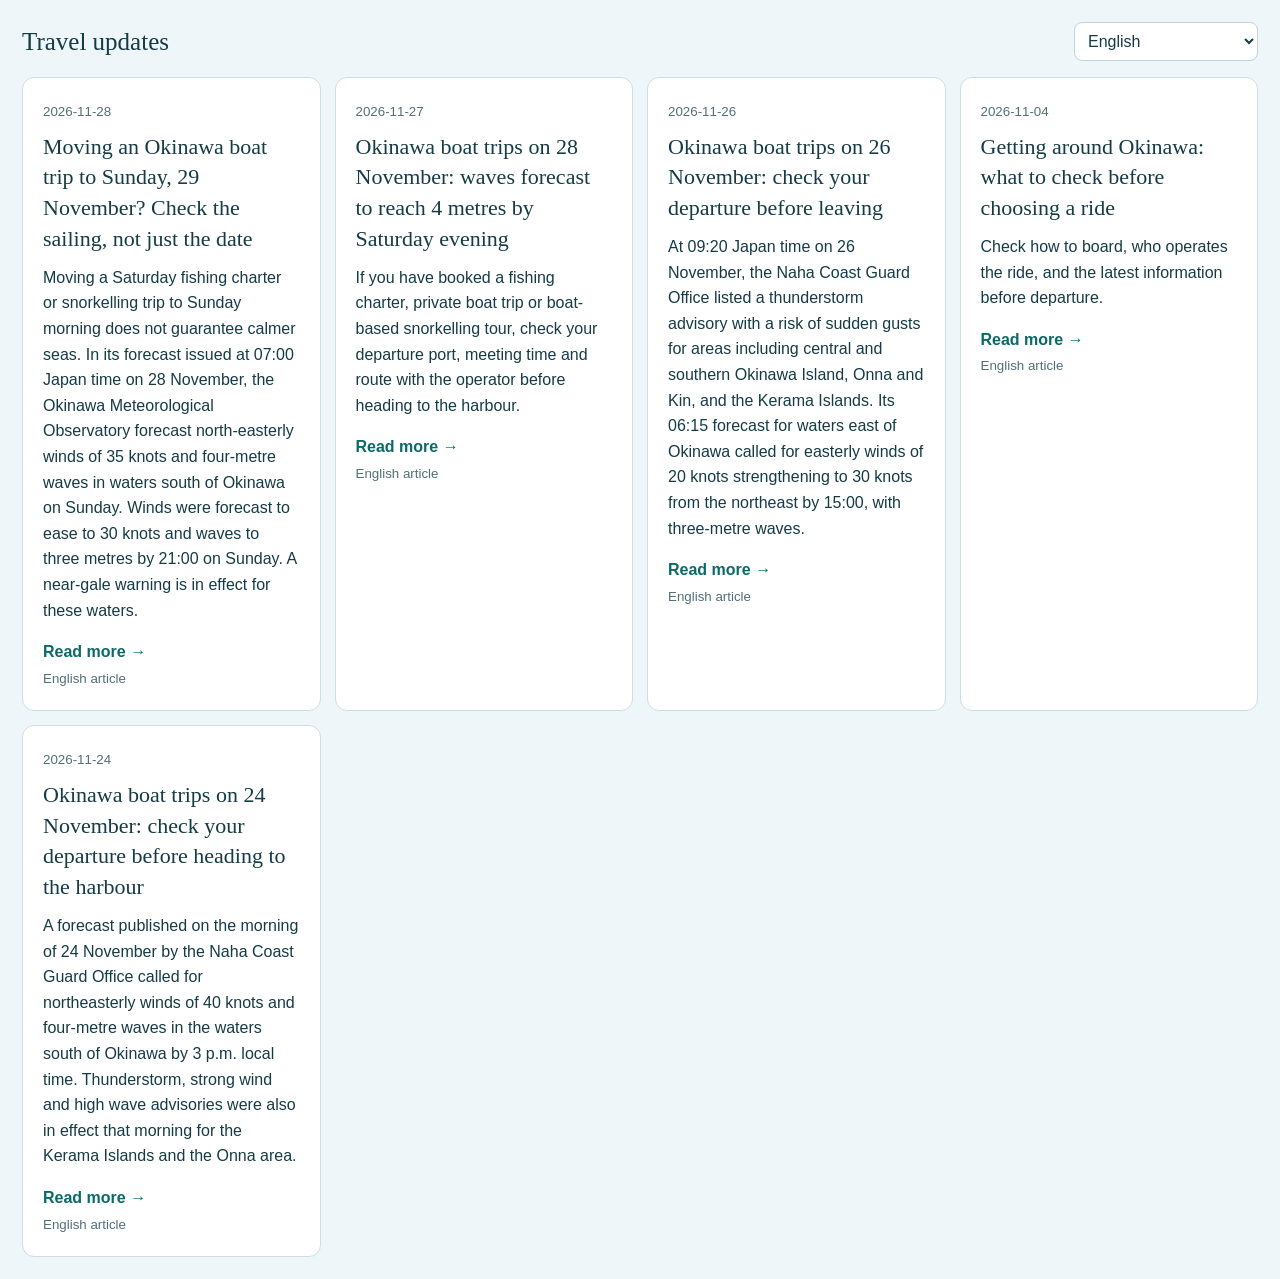
<file: travel-news/index.html>
<!doctype html><html lang="en"><head><meta charset="utf-8"><meta name="viewport" content="width=device-width,initial-scale=1"><meta name="robots" content="noindex"><title>Travel news · 旅行资讯</title><style>
*{box-sizing:border-box}body{margin:0;background:#EFF6FA;color:#153b46;font:16px/1.6 'Noto Sans SC','PingFang SC',sans-serif}main{padding:22px}header{display:flex;justify-content:space-between;gap:14px;align-items:center;margin-bottom:16px}h2{margin:0;font:25px Georgia,'Songti SC',serif}select{max-width:42%;background:white;color:#153b46;border:1px solid #bdd4db;border-radius:8px;padding:9px;font:inherit}.cards{display:grid;grid-template-columns:repeat(auto-fit,minmax(min(100%,290px),1fr));gap:14px}article{border:1px solid #cbdee2;background:white;border-radius:12px;padding:20px}small{color:#516f79}h3{font:22px/1.4 Georgia,'Songti SC',serif;margin:8px 0}p{margin:10px 0 16px}a{color:#096b68;text-decoration:none;font-weight:bold}a:hover{text-decoration:underline}a:focus-visible,select:focus-visible{outline:3px solid #c8a44a;outline-offset:3px}@media(max-width:450px){main{padding:16px}h2{font-size:23px}h3{font-size:21px}}</style></head><body><main><header><h2 id="heading">旅行资讯</h2><select id="language" aria-label="Language / 语言"><option value="zh-hans">简体中文</option><option value="ja">日文</option><option value="en">英文</option></select></header><div class="cards" id="cards"></div><noscript>请启用 JavaScript 查看新闻卡片。<a href="https://nice.okinawa/zh-hans/news/okinawa-licensed-transport-guide-20261104/" target="_blank" rel="noopener noreferrer">阅读旅行资讯</a></noscript></main><script type="application/json" id="news-data">{"ui": {"zh-hans": ["旅行资讯", "阅读全文", "日文 / 英文 / 简体中文原文"], "zh-hant": ["旅行資訊", "閱讀全文", "提供簡體中文原文"], "ja": ["旅行のお知らせ", "記事を読む", "日本語の記事"], "en": ["Travel updates", "Read the article", "English article"], "ko": ["여행 소식", "기사 읽기", "영문 기사"], "th": ["ข่าวท่องเที่ยว", "อ่านบทความ", "บทความภาษาอังกฤษ"]}, "articles": [{"id": "BR-2026-060", "date": "2026-11-28", "title": {"zh-hans": "冲绳出海改到11月29日？先向船方确认周日那一班", "zh-hant": "沖繩出海改到11月29日？先跟船家確認週日的班次", "ja": "11月29日の沖縄での海遊び、日曜に振り替える前に確認したいこと", "en": "Moving an Okinawa boat trip to Sunday, 29 November? Check the sailing, not just the date", "ko": "Moving an Okinawa boat trip to Sunday, 29 November? Check the sailing, not just the date", "th": "Moving an Okinawa boat trip to Sunday, 29 November? Check the sailing, not just the date"}, "description": {"zh-hans": "把周六的海钓、包船或浮潜改到周日早上，并不意味着风浪已经减弱。冲绳气象台11月28日07:00（日本时间）发布的预报显示，29日冲绳南方海域预计吹东北风35节，浪高4米；到当晚21:00，预计风力降至30节、浪高降至3米。气象台已对冲绳南方海域发布海上强风警报。", "zh-hant": "把週六的海釣、包船或浮潛改到週日早上，不代表風浪已經轉弱。沖繩氣象台11月28日07:00（日本時間）發布的預報顯示，29日沖繩南方海域預計吹東北風35節、浪高4公尺；至當晚21:00，風速預計降至30節、浪高降至3公尺。氣象台已對沖繩南方海域發布海上強風警報。", "ja": "土曜の船釣りやチャーター、シュノーケリングを日曜の朝に延期しても、海が穏やかになるとは限りません。沖縄気象台が11月28日7時（日本時間）に発表した予報では、29日の沖縄南方海上は北東の風35ノット、波の高さは4メートル。29日21時までに風は30ノット、波は3メートルになる見込みです。沖縄南方海上には海上強風警報が出ています。", "en": "Moving a Saturday fishing charter or snorkelling trip to Sunday morning does not guarantee calmer seas. In its forecast issued at 07:00 Japan time on 28 November, the Okinawa Meteorological Observatory forecast north-easterly winds of 35 knots and four-metre waves in waters south of Okinawa on Sunday. Winds were forecast to ease to 30 knots and waves to three metres by 21:00 on Sunday. A near-gale warning is in effect for these waters.", "ko": "Moving a Saturday fishing charter or snorkelling trip to Sunday morning does not guarantee calmer seas. In its forecast issued at 07:00 Japan time on 28 November, the Okinawa Meteorological Observatory forecast north-easterly winds of 35 knots and four-metre waves in waters south of Okinawa on Sunday. Winds were forecast to ease to 30 knots and waves to three metres by 21:00 on Sunday. A near-gale warning is in effect for these waters.", "th": "Moving a Saturday fishing charter or snorkelling trip to Sunday morning does not guarantee calmer seas. In its forecast issued at 07:00 Japan time on 28 November, the Okinawa Meteorological Observatory forecast north-easterly winds of 35 knots and four-metre waves in waters south of Okinawa on Sunday. Winds were forecast to ease to 30 knots and waves to three metres by 21:00 on Sunday. A near-gale warning is in effect for these waters."}, "urls": {"zh-hans": "https://nice.okinawa/zh-hans/news/okinawa-boat-trips-sunday-check-20261129/", "zh-hant": "https://nice.okinawa/zh-hant/news/okinawa-boat-trips-sunday-check-20261129/", "ja": "https://nice.okinawa/ja/news/okinawa-boat-trips-sunday-check-20261129/", "en": "https://nice.okinawa/en/news/okinawa-boat-trips-sunday-check-20261129/", "ko": "https://nice.okinawa/en/news/okinawa-boat-trips-sunday-check-20261129/", "th": "https://nice.okinawa/en/news/okinawa-boat-trips-sunday-check-20261129/"}}, {"id": "BR-2026-057", "date": "2026-11-27", "title": {"zh-hans": "11月28日冲绳出海：周六晚间浪高预计升至4米，请按船班确认", "zh-hant": "11月28日沖繩出海：週六晚間浪高估達4公尺，出發前請確認船班", "ja": "11月28日の沖縄周辺海域、夜にかけて波の高さは4メートルの予想　出発前に運航状況の確認を", "en": "Okinawa boat trips on 28 November: waves forecast to reach 4 metres by Saturday evening", "ko": "Okinawa boat trips on 28 November: waves forecast to reach 4 metres by Saturday evening", "th": "Okinawa boat trips on 28 November: waves forecast to reach 4 metres by Saturday evening"}, "description": {"zh-hans": "已预约海钓、包船或乘船浮潜的旅客，请在前往码头前，向运营方确认出港港口、集合时间及航线是否有变。", "zh-hant": "已預訂海釣、包船或搭船浮潛的旅客，請在前往碼頭前向業者確認出發港口、集合時間及航線是否有變。", "ja": "船釣りやチャーター船、ボートシュノーケリングを予約している方は、港に向かう前に、出港地や集合時刻、航路に変更がないか運航事業者にご確認ください。", "en": "If you have booked a fishing charter, private boat trip or boat-based snorkelling tour, check your departure port, meeting time and route with the operator before heading to the harbour.", "ko": "If you have booked a fishing charter, private boat trip or boat-based snorkelling tour, check your departure port, meeting time and route with the operator before heading to the harbour.", "th": "If you have booked a fishing charter, private boat trip or boat-based snorkelling tour, check your departure port, meeting time and route with the operator before heading to the harbour."}, "urls": {"zh-hans": "https://nice.okinawa/zh-hans/news/okinawa-boat-trips-weekend-check-20261128/", "zh-hant": "https://nice.okinawa/zh-hant/news/okinawa-boat-trips-weekend-check-20261128/", "ja": "https://nice.okinawa/ja/news/okinawa-boat-trips-weekend-check-20261128/", "en": "https://nice.okinawa/en/news/okinawa-boat-trips-weekend-check-20261128/", "ko": "https://nice.okinawa/en/news/okinawa-boat-trips-weekend-check-20261128/", "th": "https://nice.okinawa/en/news/okinawa-boat-trips-weekend-check-20261128/"}}, {"id": "BR-2026-053", "date": "2026-11-26", "title": {"zh-hans": "11月26日冲绳出海：出发前先确认自己这班船", "zh-hant": "11月26日沖繩出海：出門前先確認自己的船班", "ja": "11月26日の沖縄の海：集合場所へ向かう前に運航確認を", "en": "Okinawa boat trips on 26 November: check your departure before leaving", "ko": "Okinawa boat trips on 26 November: check your departure before leaving", "th": "Okinawa boat trips on 26 November: check your departure before leaving"}, "description": {"zh-hans": "那霸海上保安部11月26日09:20（日本时间）更新的信息显示，冲绳本岛中南部、恩纳・金武和庆良间等地有雷电注意报，提醒防范突风。当天06:15更新的预报预计，冲绳东部海域至15:00风力将由东风20节增强至东北风30节，浪高3米。", "zh-hant": "那霸海上保安部11月26日09:20（日本時間）更新的資訊顯示，沖繩本島中南部、恩納・金武及慶良間等地有雷電注意報，須留意突發強風。當天06:15更新的預報指出，沖繩東部海域至15:00風勢將由東風20節增強為東北風30節，浪高3公尺。", "ja": "那覇海上保安部の11月26日9時20分（日本時間）更新の情報では、沖縄本島中南部、恩納・金武地区、慶良間などに雷注意報が出ており、突風にも注意が必要です。6時15分更新の予報では、沖縄東方海上で15時までに東の風20ノットから北東の風30ノットに強まり、波は3メートルの見込みです。", "en": "At 09:20 Japan time on 26 November, the Naha Coast Guard Office listed a thunderstorm advisory with a risk of sudden gusts for areas including central and southern Okinawa Island, Onna and Kin, and the Kerama Islands. Its 06:15 forecast for waters east of Okinawa called for easterly winds of 20 knots strengthening to 30 knots from the northeast by 15:00, with three-metre waves.", "ko": "At 09:20 Japan time on 26 November, the Naha Coast Guard Office listed a thunderstorm advisory with a risk of sudden gusts for areas including central and southern Okinawa Island, Onna and Kin, and the Kerama Islands. Its 06:15 forecast for waters east of Okinawa called for easterly winds of 20 knots strengthening to 30 knots from the northeast by 15:00, with three-metre waves.", "th": "At 09:20 Japan time on 26 November, the Naha Coast Guard Office listed a thunderstorm advisory with a risk of sudden gusts for areas including central and southern Okinawa Island, Onna and Kin, and the Kerama Islands. Its 06:15 forecast for waters east of Okinawa called for easterly winds of 20 knots strengthening to 30 knots from the northeast by 15:00, with three-metre waves."}, "urls": {"zh-hans": "https://nice.okinawa/zh-hans/news/okinawa-boat-trips-check-departure-20261126/", "zh-hant": "https://nice.okinawa/zh-hant/news/okinawa-boat-trips-check-departure-20261126/", "ja": "https://nice.okinawa/ja/news/okinawa-boat-trips-check-departure-20261126/", "en": "https://nice.okinawa/en/news/okinawa-boat-trips-check-departure-20261126/", "ko": "https://nice.okinawa/en/news/okinawa-boat-trips-check-departure-20261126/", "th": "https://nice.okinawa/en/news/okinawa-boat-trips-check-departure-20261126/"}}, {"id": "TRAVEL-TRANSPORT-20261104-01", "date": "2026-11-04", "title": {"zh-hans": "冲绳出行：选择交通服务前，先确认这几件事", "zh-hant": "沖繩出行：選擇交通服務前，先確認這幾件事", "ja": "沖縄の移動：交通サービスを選ぶ前に確認したいこと", "en": "Getting around Okinawa: what to check before choosing a ride", "ko": "오키나와 교통편을 선택하기 전에 확인할 사항", "th": "สิ่งที่ควรตรวจสอบก่อนเลือกบริการเดินทางในโอกินาวะ"}, "description": {"zh-hans": "先确认乘车渠道和实际运营方，并在出发前查看最新说明。", "zh-hant": "先確認乘車管道和實際營運方，並在出發前查看最新說明。", "ja": "乗車方法と実際の運行事業者を確認し、出発前に最新案内を確認しましょう。", "en": "Check how to board, who operates the ride, and the latest information before departure.", "ko": "탑승 방법과 실제 운행 업체를 확인하고 출발 전에 최신 안내를 확인하세요.", "th": "ตรวจสอบวิธีขึ้นรถ ผู้ให้บริการจริง และข้อมูลล่าสุดก่อนออกเดินทาง"}, "urls": {"zh-hans": "https://nice.okinawa/zh-hans/news/okinawa-licensed-transport-guide-20261104/", "zh-hant": "https://nice.okinawa/zh-hans/news/okinawa-licensed-transport-guide-20261104/", "ja": "https://nice.okinawa/ja/news/okinawa-licensed-transport-guide-20261104/", "en": "https://nice.okinawa/en/news/okinawa-licensed-transport-guide-20261104/", "ko": "https://nice.okinawa/en/news/okinawa-licensed-transport-guide-20261104/", "th": "https://nice.okinawa/en/news/okinawa-licensed-transport-guide-20261104/"}}, {"id": "BR-2026-046", "date": "2026-11-24", "title": {"zh-hans": "11月24日冲绳出海：去码头前，先确认你订的那一班", "zh-hant": "11月24日沖繩出海提醒：前往碼頭前，先確認預訂的船班", "ja": "沖縄で11月24日に海のツアーを予約している方へ：港に向かう前に確認を", "en": "Okinawa boat trips on 24 November: check your departure before heading to the harbour", "ko": "Okinawa boat trips on 24 November: check your departure before heading to the harbour", "th": "Okinawa boat trips on 24 November: check your departure before heading to the harbour"}, "description": {"zh-hans": "11月24日早晨，那霸海上保安部公布的预报显示，冲绳南方海上到15时预计出现40节东北风、4米浪。庆良间诸岛和恩纳地区当日上午也有雷电、强风和海浪注意报。", "zh-hant": "11月24日上午，那霸海上保安部公布的預報指出，沖繩南方海域至下午3時預計有40節東北風，浪高4公尺。慶良間群島及恩納地區當日上午也發布了雷電、強風與海浪注意報。", "ja": "11月24日朝、那覇海上保安部が掲載した予報では、沖縄南方海上は15時までに北東の風40ノット、波の高さ4メートルとなる見込みです。同日午前、慶良間諸島や恩納地区にも雷・強風・波浪注意報が出ています。", "en": "A forecast published on the morning of 24 November by the Naha Coast Guard Office called for northeasterly winds of 40 knots and four-metre waves in the waters south of Okinawa by 3 p.m. local time. Thunderstorm, strong wind and high wave advisories were also in effect that morning for the Kerama Islands and the Onna area.", "ko": "A forecast published on the morning of 24 November by the Naha Coast Guard Office called for northeasterly winds of 40 knots and four-metre waves in the waters south of Okinawa by 3 p.m. local time. Thunderstorm, strong wind and high wave advisories were also in effect that morning for the Kerama Islands and the Onna area.", "th": "A forecast published on the morning of 24 November by the Naha Coast Guard Office called for northeasterly winds of 40 knots and four-metre waves in the waters south of Okinawa by 3 p.m. local time. Thunderstorm, strong wind and high wave advisories were also in effect that morning for the Kerama Islands and the Onna area."}, "urls": {"zh-hans": "https://nice.okinawa/zh-hans/news/okinawa-boat-trips-check-departure-20261124/", "zh-hant": "https://nice.okinawa/zh-hant/news/okinawa-boat-trips-check-departure-20261124/", "ja": "https://nice.okinawa/ja/news/okinawa-boat-trips-check-departure-20261124/", "en": "https://nice.okinawa/en/news/okinawa-boat-trips-check-departure-20261124/", "ko": "https://nice.okinawa/en/news/okinawa-boat-trips-check-departure-20261124/", "th": "https://nice.okinawa/en/news/okinawa-boat-trips-check-departure-20261124/"}}]}</script><script>
(()=>{
  'use strict';
  const data=JSON.parse(document.getElementById('news-data').textContent);
  const select=document.getElementById('language');
  const copy={
    en:{heading:'Travel updates',read:'Read more',label:'News language',options:['Chinese (Simplified)','Japanese','English'],notes:{en:'English article',ja:'Japanese article','zh-hans':'Original article in Simplified Chinese'}},
    ja:{heading:'旅行のお知らせ',read:'続きを読む',label:'記事の言語',options:['中国語（簡体字）','日本語','英語'],notes:{en:'英語の記事',ja:'日本語の記事','zh-hans':'中国語（簡体字）の原文'}},
    'zh-hans':{heading:'旅行资讯',read:'阅读全文',label:'新闻语言',options:['简体中文','日文','英文'],notes:{en:'英文文章',ja:'日文文章','zh-hans':'简体中文原文'}}
  };
  const params=new URLSearchParams(location.search);
  const normalize=value=>{value=String(value||'').toLowerCase();return /^ja(?:-|$)/.test(value)?'ja':/^(zh|zh-cn|zh-sg|zh-hans)(?:$|-)/.test(value)&&!/^zh-(tw|hk|mo|hant)/.test(value)?'zh-hans':'en'};
  let manual=params.get('manual')==='1';
  select.value=normalize(params.get('lang')||(navigator.languages||[])[0]||navigator.language||'en');
  function render(){
    const lang=select.value,ui=copy[lang];
    document.documentElement.lang=lang;
    document.title=ui.heading;
    document.getElementById('heading').textContent=ui.heading;
    select.setAttribute('aria-label',ui.label);
    Array.from(select.options).forEach((option,index)=>{option.textContent=ui.options[index]});
    const cards=document.getElementById('cards');cards.replaceChildren();
    for(const item of data.articles){
      const available=code=>item.title[code]&&item.description[code]&&item.urls[code];
      const actual=[lang,'en','zh-hans','ja'].find(available);
      if(!actual)continue;
      const article=document.createElement('article');article.dataset.articleId=item.id;
      const date=document.createElement('small');date.textContent=item.date;
      const h=document.createElement('h3');h.textContent=item.title[actual];h.lang=actual;
      const p=document.createElement('p');p.textContent=item.description[actual];p.lang=actual;
      const a=document.createElement('a');a.href=item.urls[actual];a.target='_blank';a.rel='noopener noreferrer';a.textContent=ui.read+' →';
      const note=document.createElement('small');note.textContent=ui.notes[actual];
      article.append(date,h,p,a,document.createElement('br'),note);cards.append(article);
    }
  }
  select.addEventListener('change',()=>{manual=true;render();parent.postMessage({type:'nice-travel-manual',lang:select.value},'*')});
  addEventListener('message',event=>{
    if(event.source!==parent||event.data?.type!=='nice-travel-language'||!Object.hasOwn(copy,event.data.lang))return;
    if(manual&&!event.data.manual)return;
    select.value=event.data.lang;manual=manual||!!event.data.manual;render();
  });
  render();parent.postMessage({type:'nice-travel-ready'},'*');
})();

</script></body></html>
</file>
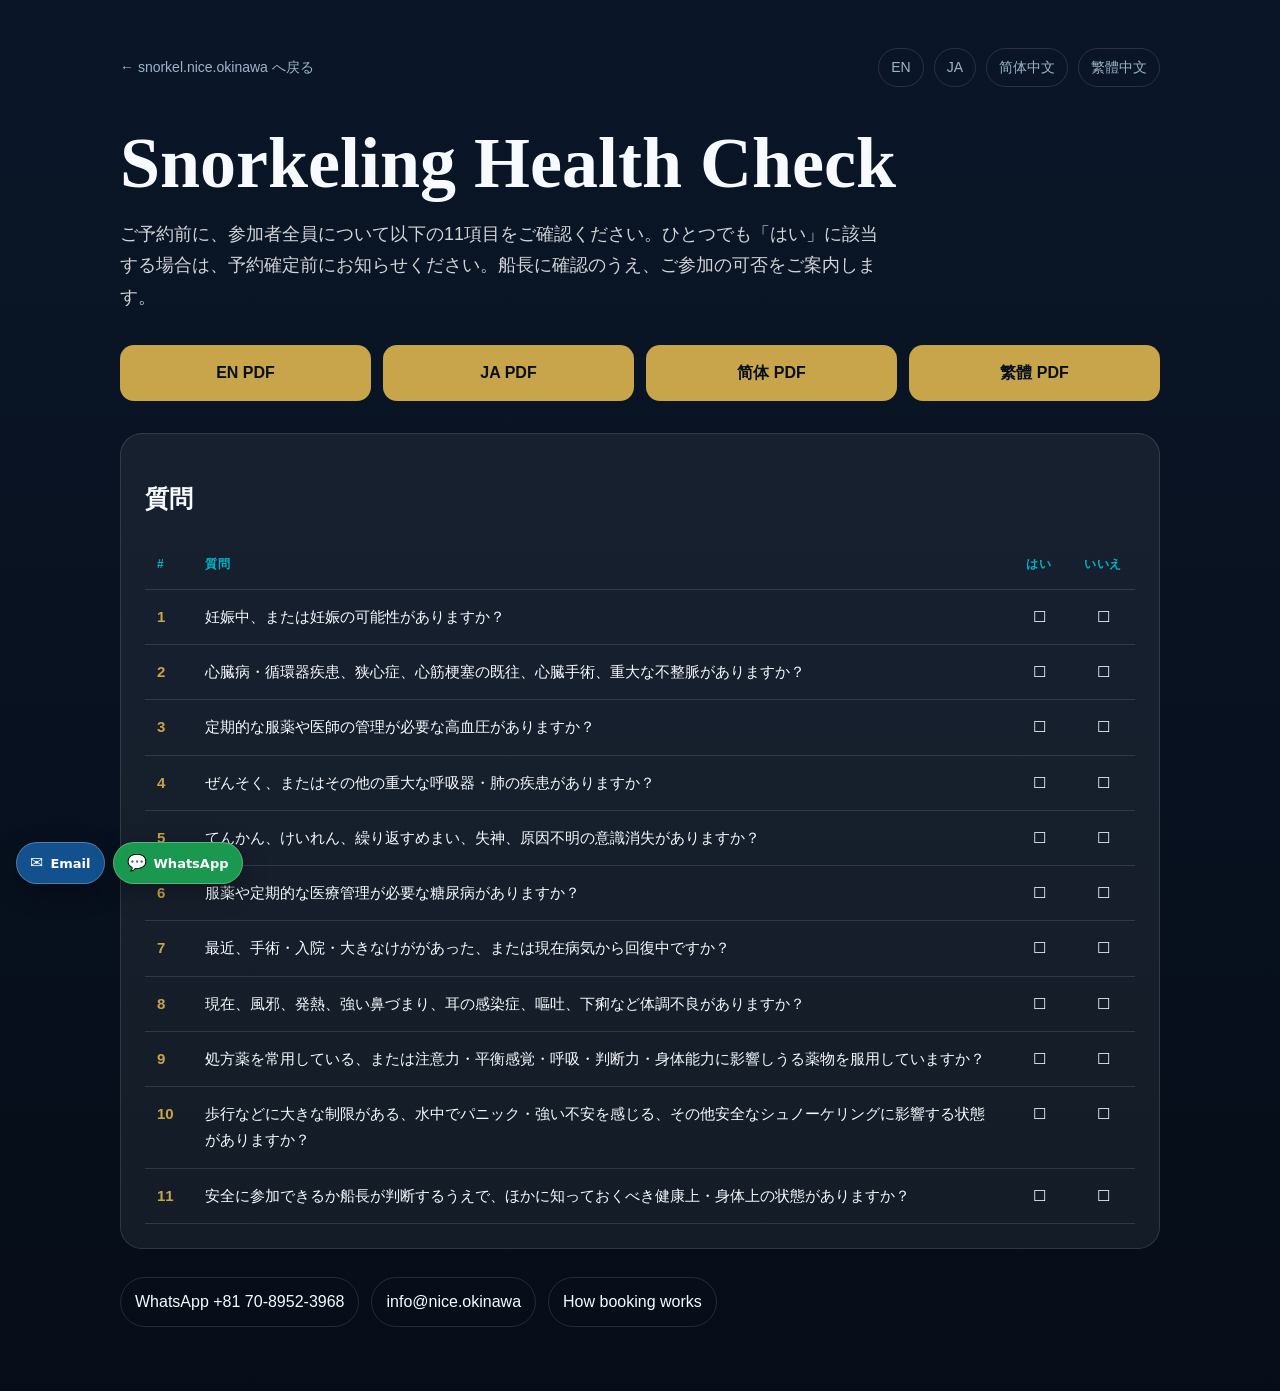
<file: health-check/ja/index.html>
<!DOCTYPE html>
<html lang="ja">
<head>
  <meta charset="UTF-8">
  <meta name="viewport" content="width=device-width, initial-scale=1.0">
  <title>Snorkeling Health Check | NICE Okinawa</title>
  <meta name="description" content="ご予約前に参加者全員のシュノーケリング健康チェックをご確認ください。ひとつでも「はい」の場合は船長確認を行います。">
  <link rel="canonical" href="https://snorkel.nice.okinawa/health-check/ja/">
  <link rel="alternate" hreflang="en" href="https://snorkel.nice.okinawa/health-check/">
  <link rel="alternate" hreflang="ja" href="https://snorkel.nice.okinawa/health-check/ja/">
  <link rel="alternate" hreflang="zh-Hans" href="https://snorkel.nice.okinawa/health-check/zh/">
  <link rel="alternate" hreflang="zh-Hant" href="https://snorkel.nice.okinawa/health-check/zh-tw/">
  <style>
    :root { --deep:#060d18; --navy:#0a1628; --teal:#00b4c8; --gold:#c8a44a; --text:#f7fbff; --muted:#9db4c8; --glass:rgba(255,255,255,.06); --border:rgba(255,255,255,.12); }
    * { box-sizing:border-box; } body { margin:0; font-family:-apple-system,BlinkMacSystemFont,"Hiragino Kaku Gothic ProN","Yu Gothic",sans-serif; background:linear-gradient(180deg,var(--navy),var(--deep)); color:var(--text); line-height:1.75; } a { color:inherit; }
    .wrap { width:min(1040px, calc(100% - 32px)); margin:0 auto; padding:48px 0 64px; } .top { display:flex; justify-content:space-between; gap:16px; align-items:center; margin-bottom:40px; } .top a { color:var(--muted); text-decoration:none; font-size:14px; } .langs { display:flex; flex-wrap:wrap; gap:10px; } .langs a { border:1px solid var(--border); border-radius:999px; padding:6px 12px; }
    h1 { font-family:Georgia,serif; font-size:clamp(36px,7vw,72px); line-height:1; margin:0 0 20px; } .lead { font-size:18px; color:rgba(255,255,255,.82); max-width:760px; } .downloads { display:grid; grid-template-columns:repeat(4,minmax(0,1fr)); gap:12px; margin:32px 0; } .btn { display:block; text-align:center; padding:14px 16px; border-radius:14px; background:var(--gold); color:#07101c; font-weight:700; text-decoration:none; }
    .card { background:var(--glass); border:1px solid var(--border); border-radius:22px; padding:24px; margin-top:24px; } table { width:100%; border-collapse:collapse; font-size:15px; } th,td { padding:14px 12px; border-bottom:1px solid var(--border); vertical-align:top; } th { color:var(--teal); text-align:left; font-size:12px; letter-spacing:.08em; text-transform:uppercase; } td:first-child { width:48px; color:var(--gold); font-weight:700; } td:nth-child(3),td:nth-child(4),th:nth-child(3),th:nth-child(4){text-align:center;width:64px;} .contact{display:flex;flex-wrap:wrap;gap:12px;margin-top:28px}.contact a{border:1px solid var(--border);border-radius:999px;padding:10px 14px;text-decoration:none;color:var(--text)} @media(max-width:680px){.wrap{width:min(100% - 24px,1040px);padding-top:28px}.top{align-items:flex-start;flex-direction:column}.downloads{grid-template-columns:1fr 1fr}.card{padding:14px;overflow-x:auto}table{min-width:680px}}
  </style>
</head>
<body>
  <main class="wrap">
    <nav class="top"><a href="/">← snorkel.nice.okinawa へ戻る</a><div class="langs"><a href="/health-check/">EN</a><a href="/health-check/ja/">JA</a><a href="/health-check/zh/">简体中文</a><a href="/health-check/zh-tw/">繁體中文</a></div></nav>
    <h1>Snorkeling Health Check</h1>
    <p class="lead">ご予約前に、参加者全員について以下の11項目をご確認ください。ひとつでも「はい」に該当する場合は、予約確定前にお知らせください。船長に確認のうえ、ご参加の可否をご案内します。</p>
    <section class="downloads" aria-label="PDF downloads"><a class="btn" href="/assets/health-check/Snorkel_Health_Check_EN.pdf">EN PDF</a><a class="btn" href="/assets/health-check/Snorkel_Health_Check_JA.pdf">JA PDF</a><a class="btn" href="/assets/health-check/Snorkel_Health_Check_ZH.pdf">简体 PDF</a><a class="btn" href="/assets/health-check/Snorkel_Health_Check_ZH_TW.pdf">繁體 PDF</a></section>
    <section class="card" aria-labelledby="questions"><h2 id="questions">質問</h2><table><thead><tr><th>#</th><th>質問</th><th>はい</th><th>いいえ</th></tr></thead><tbody>
      <tr><td>1</td><td>妊娠中、または妊娠の可能性がありますか？</td><td>☐</td><td>☐</td></tr>
      <tr><td>2</td><td>心臓病・循環器疾患、狭心症、心筋梗塞の既往、心臓手術、重大な不整脈がありますか？</td><td>☐</td><td>☐</td></tr>
      <tr><td>3</td><td>定期的な服薬や医師の管理が必要な高血圧がありますか？</td><td>☐</td><td>☐</td></tr>
      <tr><td>4</td><td>ぜんそく、またはその他の重大な呼吸器・肺の疾患がありますか？</td><td>☐</td><td>☐</td></tr>
      <tr><td>5</td><td>てんかん、けいれん、繰り返すめまい、失神、原因不明の意識消失がありますか？</td><td>☐</td><td>☐</td></tr>
      <tr><td>6</td><td>服薬や定期的な医療管理が必要な糖尿病がありますか？</td><td>☐</td><td>☐</td></tr>
      <tr><td>7</td><td>最近、手術・入院・大きなけががあった、または現在病気から回復中ですか？</td><td>☐</td><td>☐</td></tr>
      <tr><td>8</td><td>現在、風邪、発熱、強い鼻づまり、耳の感染症、嘔吐、下痢など体調不良がありますか？</td><td>☐</td><td>☐</td></tr>
      <tr><td>9</td><td>処方薬を常用している、または注意力・平衡感覚・呼吸・判断力・身体能力に影響しうる薬物を服用していますか？</td><td>☐</td><td>☐</td></tr>
      <tr><td>10</td><td>歩行などに大きな制限がある、水中でパニック・強い不安を感じる、その他安全なシュノーケリングに影響する状態がありますか？</td><td>☐</td><td>☐</td></tr>
      <tr><td>11</td><td>安全に参加できるか船長が判断するうえで、ほかに知っておくべき健康上・身体上の状態がありますか？</td><td>☐</td><td>☐</td></tr>
    </tbody></table></section>
    <footer class="contact"><a href="https://wa.me/817089523968">WhatsApp +81 70-8952-3968</a><a href="mailto:info@nice.okinawa">info@nice.okinawa</a><a href="/how-booking-works/">How booking works</a></footer>
  </main>
  <script src="https://analytics.nice.okinawa/beacon.js" data-site="snorkel" defer></script>
  <script src="/assets/js/floating-contact.js" data-contact-site="snorkel" defer></script>
</body>
</html>
</file>
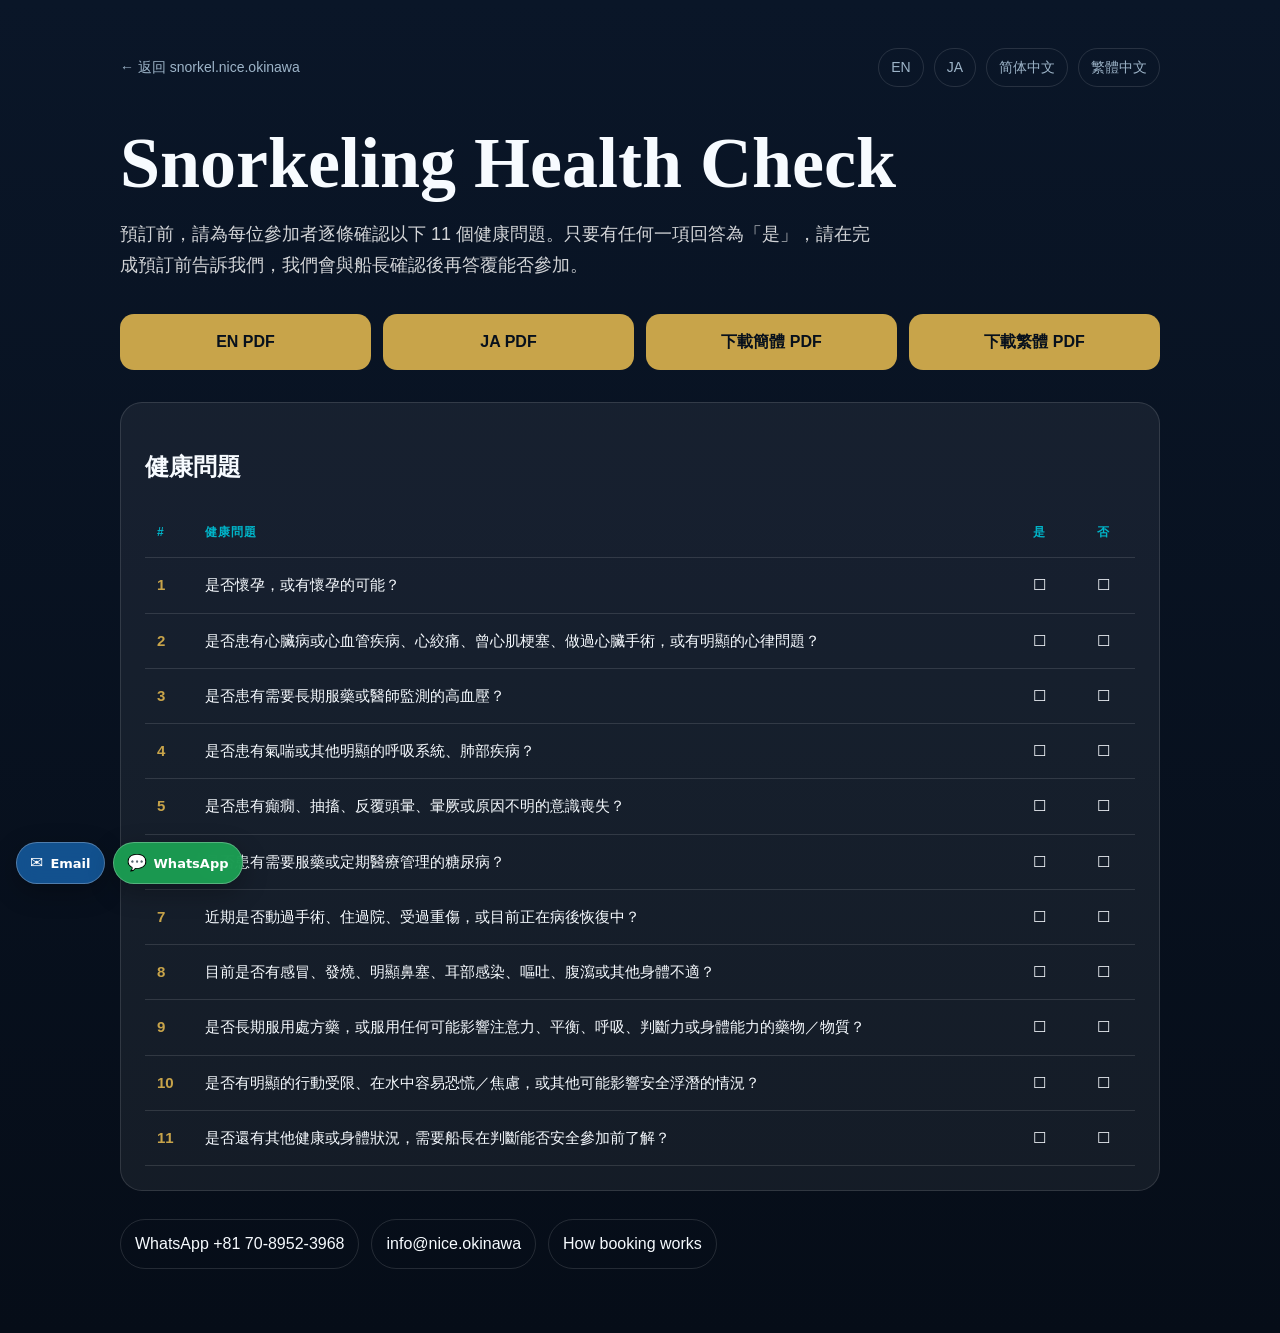
<file: health-check/zh-tw/index.html>
<!DOCTYPE html>
<html lang="zh-Hant">
<head>
  <meta charset="UTF-8">
  <meta name="viewport" content="width=device-width, initial-scale=1.0">
  <title>Snorkeling Health Check | NICE Okinawa</title>
  <meta name="description" content="預訂前請為每位浮潛參加者確認健康自查表；任一項目為是，請在預訂前告知，我們會轉船長確認。">
  <link rel="canonical" href="https://snorkel.nice.okinawa/health-check/zh-tw/">
  <link rel="alternate" hreflang="en" href="https://snorkel.nice.okinawa/health-check/">
  <link rel="alternate" hreflang="ja" href="https://snorkel.nice.okinawa/health-check/ja/">
  <link rel="alternate" hreflang="zh-Hans" href="https://snorkel.nice.okinawa/health-check/zh/">
  <link rel="alternate" hreflang="zh-Hant" href="https://snorkel.nice.okinawa/health-check/zh-tw/">
  <style>
    :root { --deep:#060d18; --navy:#0a1628; --teal:#00b4c8; --gold:#c8a44a; --text:#f7fbff; --muted:#9db4c8; --glass:rgba(255,255,255,.06); --border:rgba(255,255,255,.12); } *{box-sizing:border-box} body{margin:0;font-family:-apple-system,BlinkMacSystemFont,"PingFang TC","Noto Sans TC",sans-serif;background:linear-gradient(180deg,var(--navy),var(--deep));color:var(--text);line-height:1.75} a{color:inherit}.wrap{width:min(1040px,calc(100% - 32px));margin:0 auto;padding:48px 0 64px}.top{display:flex;justify-content:space-between;gap:16px;align-items:center;margin-bottom:40px}.top a{color:var(--muted);text-decoration:none;font-size:14px}.langs{display:flex;flex-wrap:wrap;gap:10px}.langs a{border:1px solid var(--border);border-radius:999px;padding:6px 12px}h1{font-family:Georgia,serif;font-size:clamp(36px,7vw,72px);line-height:1;margin:0 0 20px}.lead{font-size:18px;color:rgba(255,255,255,.82);max-width:760px}.downloads{display:grid;grid-template-columns:repeat(4,minmax(0,1fr));gap:12px;margin:32px 0}.btn{display:block;text-align:center;padding:14px 16px;border-radius:14px;background:var(--gold);color:#07101c;font-weight:700;text-decoration:none}.card{background:var(--glass);border:1px solid var(--border);border-radius:22px;padding:24px;margin-top:24px}table{width:100%;border-collapse:collapse;font-size:15px}th,td{padding:14px 12px;border-bottom:1px solid var(--border);vertical-align:top}th{color:var(--teal);text-align:left;font-size:12px;letter-spacing:.08em;text-transform:uppercase}td:first-child{width:48px;color:var(--gold);font-weight:700}td:nth-child(3),td:nth-child(4),th:nth-child(3),th:nth-child(4){text-align:center;width:64px}.contact{display:flex;flex-wrap:wrap;gap:12px;margin-top:28px}.contact a{border:1px solid var(--border);border-radius:999px;padding:10px 14px;text-decoration:none;color:var(--text)}@media(max-width:680px){.wrap{width:min(100% - 24px,1040px);padding-top:28px}.top{align-items:flex-start;flex-direction:column}.downloads{grid-template-columns:1fr 1fr}.card{padding:14px;overflow-x:auto}table{min-width:680px}}
  </style>
</head>
<body>
  <main class="wrap">
    <nav class="top"><a href="/">← 返回 snorkel.nice.okinawa</a><div class="langs"><a href="/health-check/">EN</a><a href="/health-check/ja/">JA</a><a href="/health-check/zh/">简体中文</a><a href="/health-check/zh-tw/">繁體中文</a></div></nav>
    <h1>Snorkeling Health Check</h1>
    <p class="lead">預訂前，請為每位參加者逐條確認以下 11 個健康問題。只要有任何一項回答為「是」，請在完成預訂前告訴我們，我們會與船長確認後再答覆能否參加。</p>
    <section class="downloads" aria-label="PDF downloads"><a class="btn" href="/assets/health-check/Snorkel_Health_Check_EN.pdf">EN PDF</a><a class="btn" href="/assets/health-check/Snorkel_Health_Check_JA.pdf">JA PDF</a><a class="btn" href="/assets/health-check/Snorkel_Health_Check_ZH.pdf">下載簡體 PDF</a><a class="btn" href="/assets/health-check/Snorkel_Health_Check_ZH_TW.pdf">下載繁體 PDF</a></section>
    <section class="card" aria-labelledby="questions"><h2 id="questions">健康問題</h2><table><thead><tr><th>#</th><th>健康問題</th><th>是</th><th>否</th></tr></thead><tbody>
      <tr><td>1</td><td>是否懷孕，或有懷孕的可能？</td><td>☐</td><td>☐</td></tr>
      <tr><td>2</td><td>是否患有心臟病或心血管疾病、心絞痛、曾心肌梗塞、做過心臟手術，或有明顯的心律問題？</td><td>☐</td><td>☐</td></tr>
      <tr><td>3</td><td>是否患有需要長期服藥或醫師監測的高血壓？</td><td>☐</td><td>☐</td></tr>
      <tr><td>4</td><td>是否患有氣喘或其他明顯的呼吸系統、肺部疾病？</td><td>☐</td><td>☐</td></tr>
      <tr><td>5</td><td>是否患有癲癇、抽搐、反覆頭暈、暈厥或原因不明的意識喪失？</td><td>☐</td><td>☐</td></tr>
      <tr><td>6</td><td>是否患有需要服藥或定期醫療管理的糖尿病？</td><td>☐</td><td>☐</td></tr>
      <tr><td>7</td><td>近期是否動過手術、住過院、受過重傷，或目前正在病後恢復中？</td><td>☐</td><td>☐</td></tr>
      <tr><td>8</td><td>目前是否有感冒、發燒、明顯鼻塞、耳部感染、嘔吐、腹瀉或其他身體不適？</td><td>☐</td><td>☐</td></tr>
      <tr><td>9</td><td>是否長期服用處方藥，或服用任何可能影響注意力、平衡、呼吸、判斷力或身體能力的藥物／物質？</td><td>☐</td><td>☐</td></tr>
      <tr><td>10</td><td>是否有明顯的行動受限、在水中容易恐慌／焦慮，或其他可能影響安全浮潛的情況？</td><td>☐</td><td>☐</td></tr>
      <tr><td>11</td><td>是否還有其他健康或身體狀況，需要船長在判斷能否安全參加前了解？</td><td>☐</td><td>☐</td></tr>
    </tbody></table></section>
    <footer class="contact"><a href="https://wa.me/817089523968">WhatsApp +81 70-8952-3968</a><a href="mailto:info@nice.okinawa">info@nice.okinawa</a><a href="/how-booking-works/">How booking works</a></footer>
  </main>
  <script src="https://analytics.nice.okinawa/beacon.js" data-site="snorkel" defer></script>
  <script src="/assets/js/floating-contact.js" data-contact-site="snorkel" defer></script>
</body>
</html>
</file>
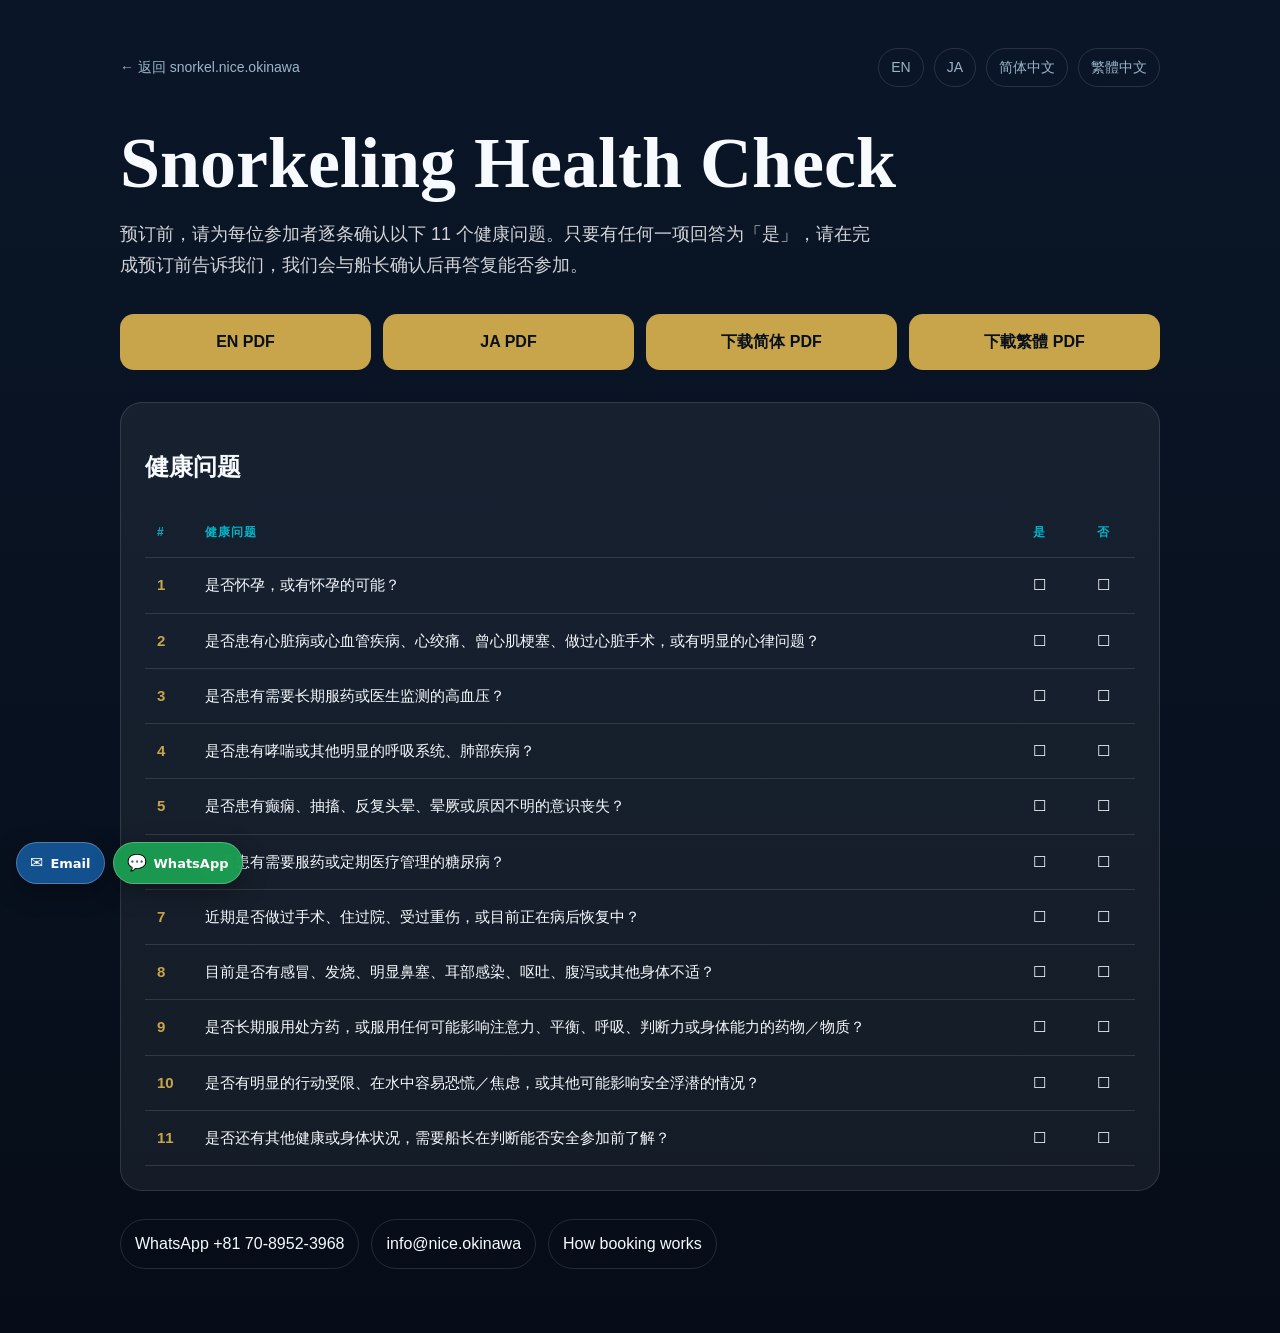
<file: health-check/zh/index.html>
<!DOCTYPE html>
<html lang="zh-Hans">
<head>
  <meta charset="UTF-8">
  <meta name="viewport" content="width=device-width, initial-scale=1.0">
  <title>Snorkeling Health Check | NICE Okinawa</title>
  <meta name="description" content="预订前请为每位浮潜参加者确认健康自查表；任一项目为是，请在预订前告知，我们会转船长确认。">
  <link rel="canonical" href="https://snorkel.nice.okinawa/health-check/zh/">
  <link rel="alternate" hreflang="en" href="https://snorkel.nice.okinawa/health-check/">
  <link rel="alternate" hreflang="ja" href="https://snorkel.nice.okinawa/health-check/ja/">
  <link rel="alternate" hreflang="zh-Hans" href="https://snorkel.nice.okinawa/health-check/zh/">
  <link rel="alternate" hreflang="zh-Hant" href="https://snorkel.nice.okinawa/health-check/zh-tw/">
  <style>
    :root { --deep:#060d18; --navy:#0a1628; --teal:#00b4c8; --gold:#c8a44a; --text:#f7fbff; --muted:#9db4c8; --glass:rgba(255,255,255,.06); --border:rgba(255,255,255,.12); } *{box-sizing:border-box} body{margin:0;font-family:-apple-system,BlinkMacSystemFont,"PingFang SC","Noto Sans SC",sans-serif;background:linear-gradient(180deg,var(--navy),var(--deep));color:var(--text);line-height:1.75} a{color:inherit}.wrap{width:min(1040px,calc(100% - 32px));margin:0 auto;padding:48px 0 64px}.top{display:flex;justify-content:space-between;gap:16px;align-items:center;margin-bottom:40px}.top a{color:var(--muted);text-decoration:none;font-size:14px}.langs{display:flex;flex-wrap:wrap;gap:10px}.langs a{border:1px solid var(--border);border-radius:999px;padding:6px 12px}h1{font-family:Georgia,serif;font-size:clamp(36px,7vw,72px);line-height:1;margin:0 0 20px}.lead{font-size:18px;color:rgba(255,255,255,.82);max-width:760px}.downloads{display:grid;grid-template-columns:repeat(4,minmax(0,1fr));gap:12px;margin:32px 0}.btn{display:block;text-align:center;padding:14px 16px;border-radius:14px;background:var(--gold);color:#07101c;font-weight:700;text-decoration:none}.card{background:var(--glass);border:1px solid var(--border);border-radius:22px;padding:24px;margin-top:24px}table{width:100%;border-collapse:collapse;font-size:15px}th,td{padding:14px 12px;border-bottom:1px solid var(--border);vertical-align:top}th{color:var(--teal);text-align:left;font-size:12px;letter-spacing:.08em;text-transform:uppercase}td:first-child{width:48px;color:var(--gold);font-weight:700}td:nth-child(3),td:nth-child(4),th:nth-child(3),th:nth-child(4){text-align:center;width:64px}.contact{display:flex;flex-wrap:wrap;gap:12px;margin-top:28px}.contact a{border:1px solid var(--border);border-radius:999px;padding:10px 14px;text-decoration:none;color:var(--text)}@media(max-width:680px){.wrap{width:min(100% - 24px,1040px);padding-top:28px}.top{align-items:flex-start;flex-direction:column}.downloads{grid-template-columns:1fr 1fr}.card{padding:14px;overflow-x:auto}table{min-width:680px}}
  </style>
</head>
<body>
  <main class="wrap">
    <nav class="top"><a href="/">← 返回 snorkel.nice.okinawa</a><div class="langs"><a href="/health-check/">EN</a><a href="/health-check/ja/">JA</a><a href="/health-check/zh/">简体中文</a><a href="/health-check/zh-tw/">繁體中文</a></div></nav>
    <h1>Snorkeling Health Check</h1>
    <p class="lead">预订前，请为每位参加者逐条确认以下 11 个健康问题。只要有任何一项回答为「是」，请在完成预订前告诉我们，我们会与船长确认后再答复能否参加。</p>
    <section class="downloads" aria-label="PDF downloads"><a class="btn" href="/assets/health-check/Snorkel_Health_Check_EN.pdf">EN PDF</a><a class="btn" href="/assets/health-check/Snorkel_Health_Check_JA.pdf">JA PDF</a><a class="btn" href="/assets/health-check/Snorkel_Health_Check_ZH.pdf">下载简体 PDF</a><a class="btn" href="/assets/health-check/Snorkel_Health_Check_ZH_TW.pdf">下載繁體 PDF</a></section>
    <section class="card" aria-labelledby="questions"><h2 id="questions">健康问题</h2><table><thead><tr><th>#</th><th>健康问题</th><th>是</th><th>否</th></tr></thead><tbody>
      <tr><td>1</td><td>是否怀孕，或有怀孕的可能？</td><td>☐</td><td>☐</td></tr>
      <tr><td>2</td><td>是否患有心脏病或心血管疾病、心绞痛、曾心肌梗塞、做过心脏手术，或有明显的心律问题？</td><td>☐</td><td>☐</td></tr>
      <tr><td>3</td><td>是否患有需要长期服药或医生监测的高血压？</td><td>☐</td><td>☐</td></tr>
      <tr><td>4</td><td>是否患有哮喘或其他明显的呼吸系统、肺部疾病？</td><td>☐</td><td>☐</td></tr>
      <tr><td>5</td><td>是否患有癫痫、抽搐、反复头晕、晕厥或原因不明的意识丧失？</td><td>☐</td><td>☐</td></tr>
      <tr><td>6</td><td>是否患有需要服药或定期医疗管理的糖尿病？</td><td>☐</td><td>☐</td></tr>
      <tr><td>7</td><td>近期是否做过手术、住过院、受过重伤，或目前正在病后恢复中？</td><td>☐</td><td>☐</td></tr>
      <tr><td>8</td><td>目前是否有感冒、发烧、明显鼻塞、耳部感染、呕吐、腹泻或其他身体不适？</td><td>☐</td><td>☐</td></tr>
      <tr><td>9</td><td>是否长期服用处方药，或服用任何可能影响注意力、平衡、呼吸、判断力或身体能力的药物／物质？</td><td>☐</td><td>☐</td></tr>
      <tr><td>10</td><td>是否有明显的行动受限、在水中容易恐慌／焦虑，或其他可能影响安全浮潜的情况？</td><td>☐</td><td>☐</td></tr>
      <tr><td>11</td><td>是否还有其他健康或身体状况，需要船长在判断能否安全参加前了解？</td><td>☐</td><td>☐</td></tr>
    </tbody></table></section>
    <footer class="contact"><a href="https://wa.me/817089523968">WhatsApp +81 70-8952-3968</a><a href="mailto:info@nice.okinawa">info@nice.okinawa</a><a href="/how-booking-works/">How booking works</a></footer>
  </main>
  <script src="https://analytics.nice.okinawa/beacon.js" data-site="snorkel" defer></script>
  <script src="/assets/js/floating-contact.js" data-contact-site="snorkel" defer></script>
</body>
</html>
</file>
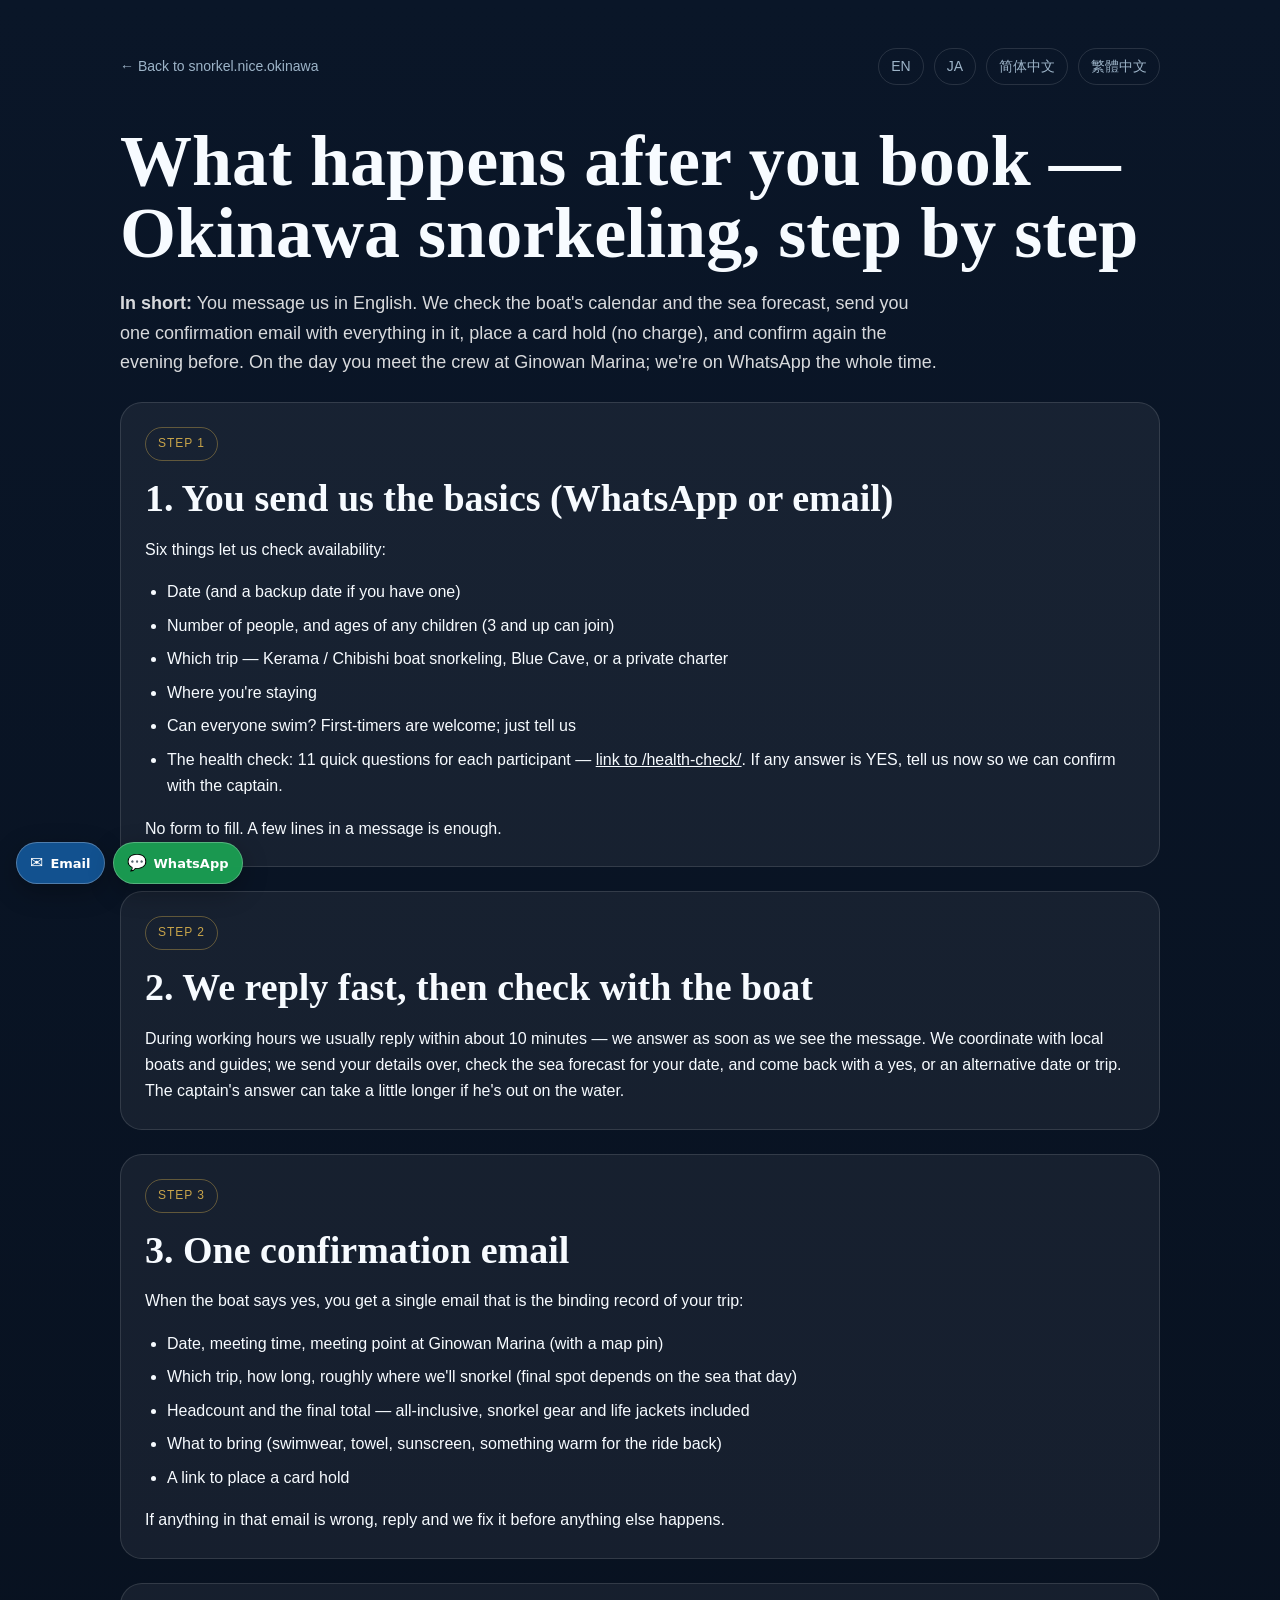
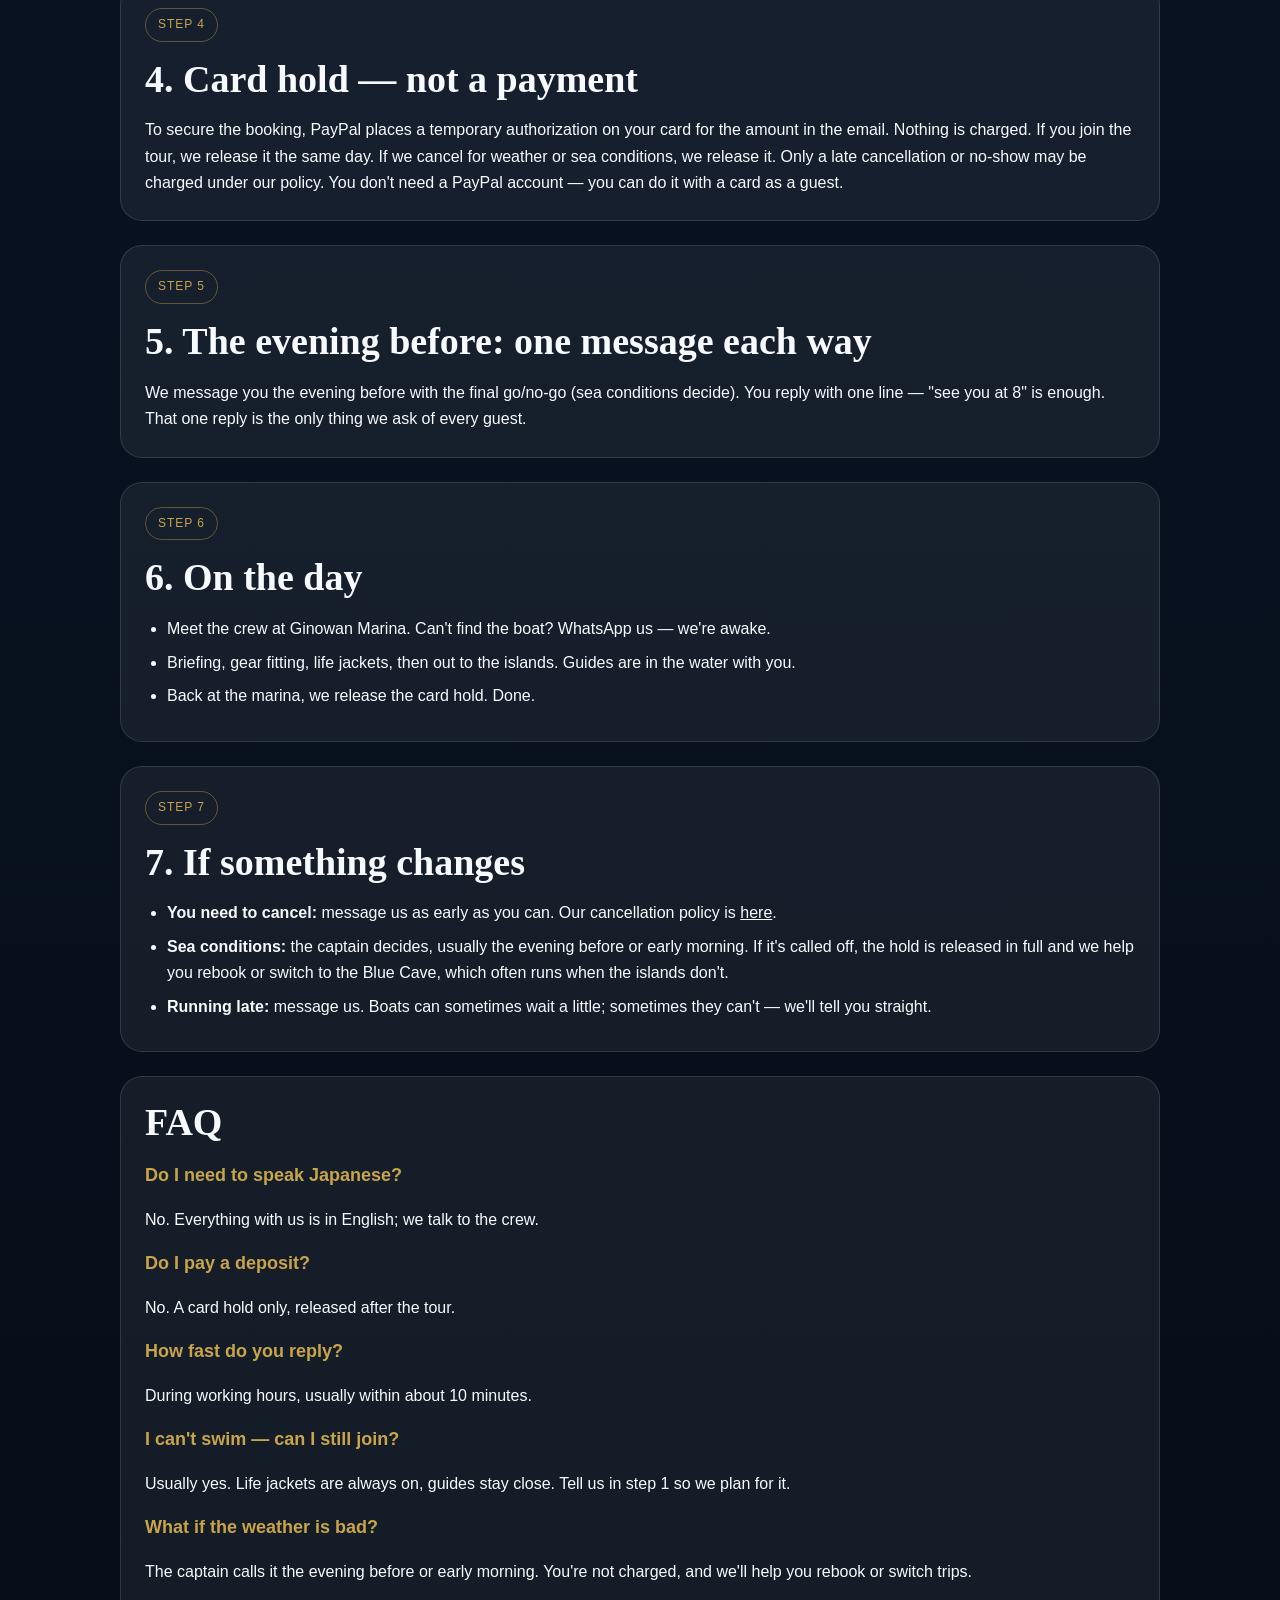
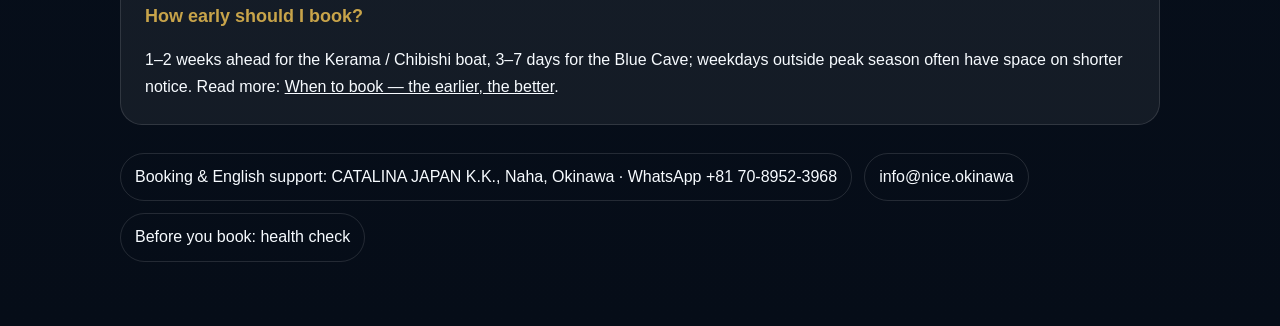
<file: how-booking-works/ja/index.html>
<!DOCTYPE html>
<html lang="ja">
<head>
  <meta charset="UTF-8">
  <meta name="viewport" content="width=device-width, initial-scale=1.0">
  <title>Redirecting | How Booking Works</title>
  <link rel="canonical" href="https://snorkel.nice.okinawa/how-booking-works/">
  <meta http-equiv="refresh" content="0; url=/how-booking-works/">
  <script>window.location.replace('/how-booking-works/');</script>
</head>
<body>
  <p><a href="/how-booking-works/">Continue to the English booking guide.</a></p>
  <script src="/assets/js/floating-contact.js" data-contact-site="snorkel" defer></script>
</body>
</html>
</file>
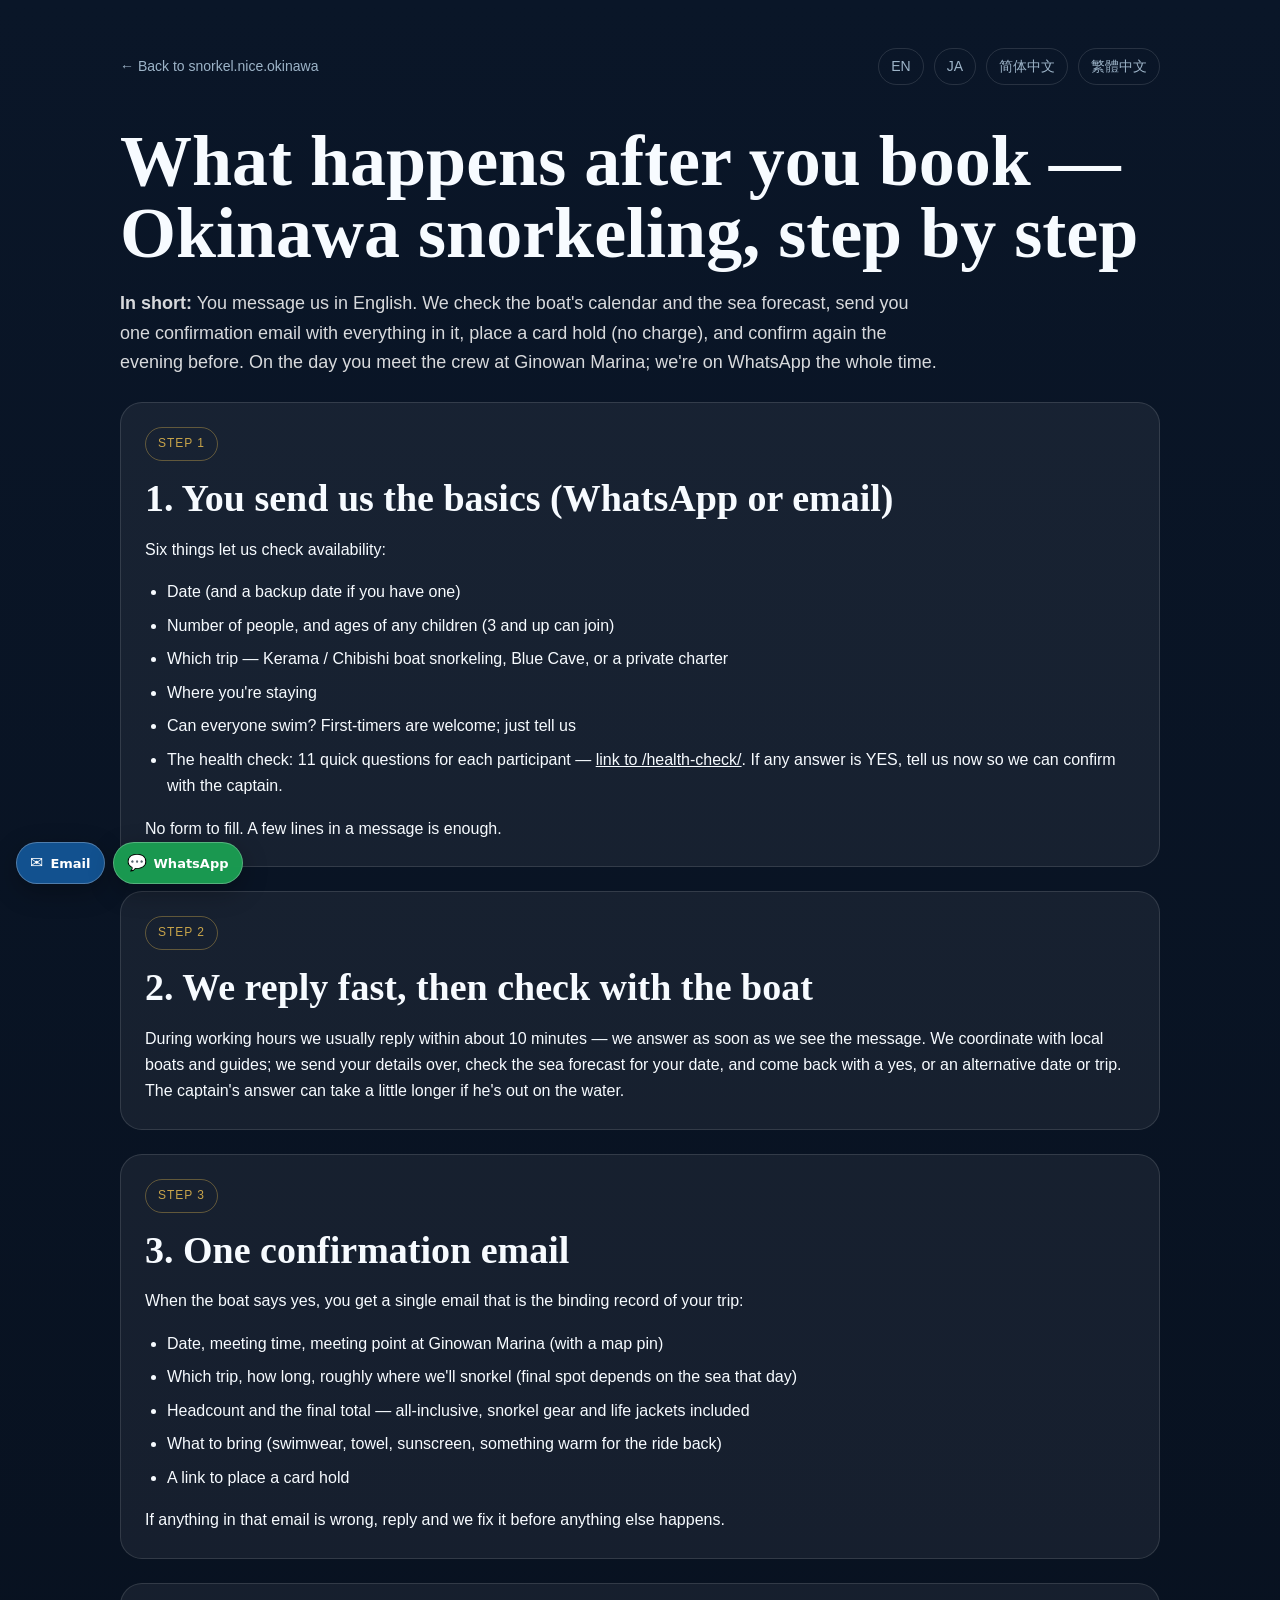
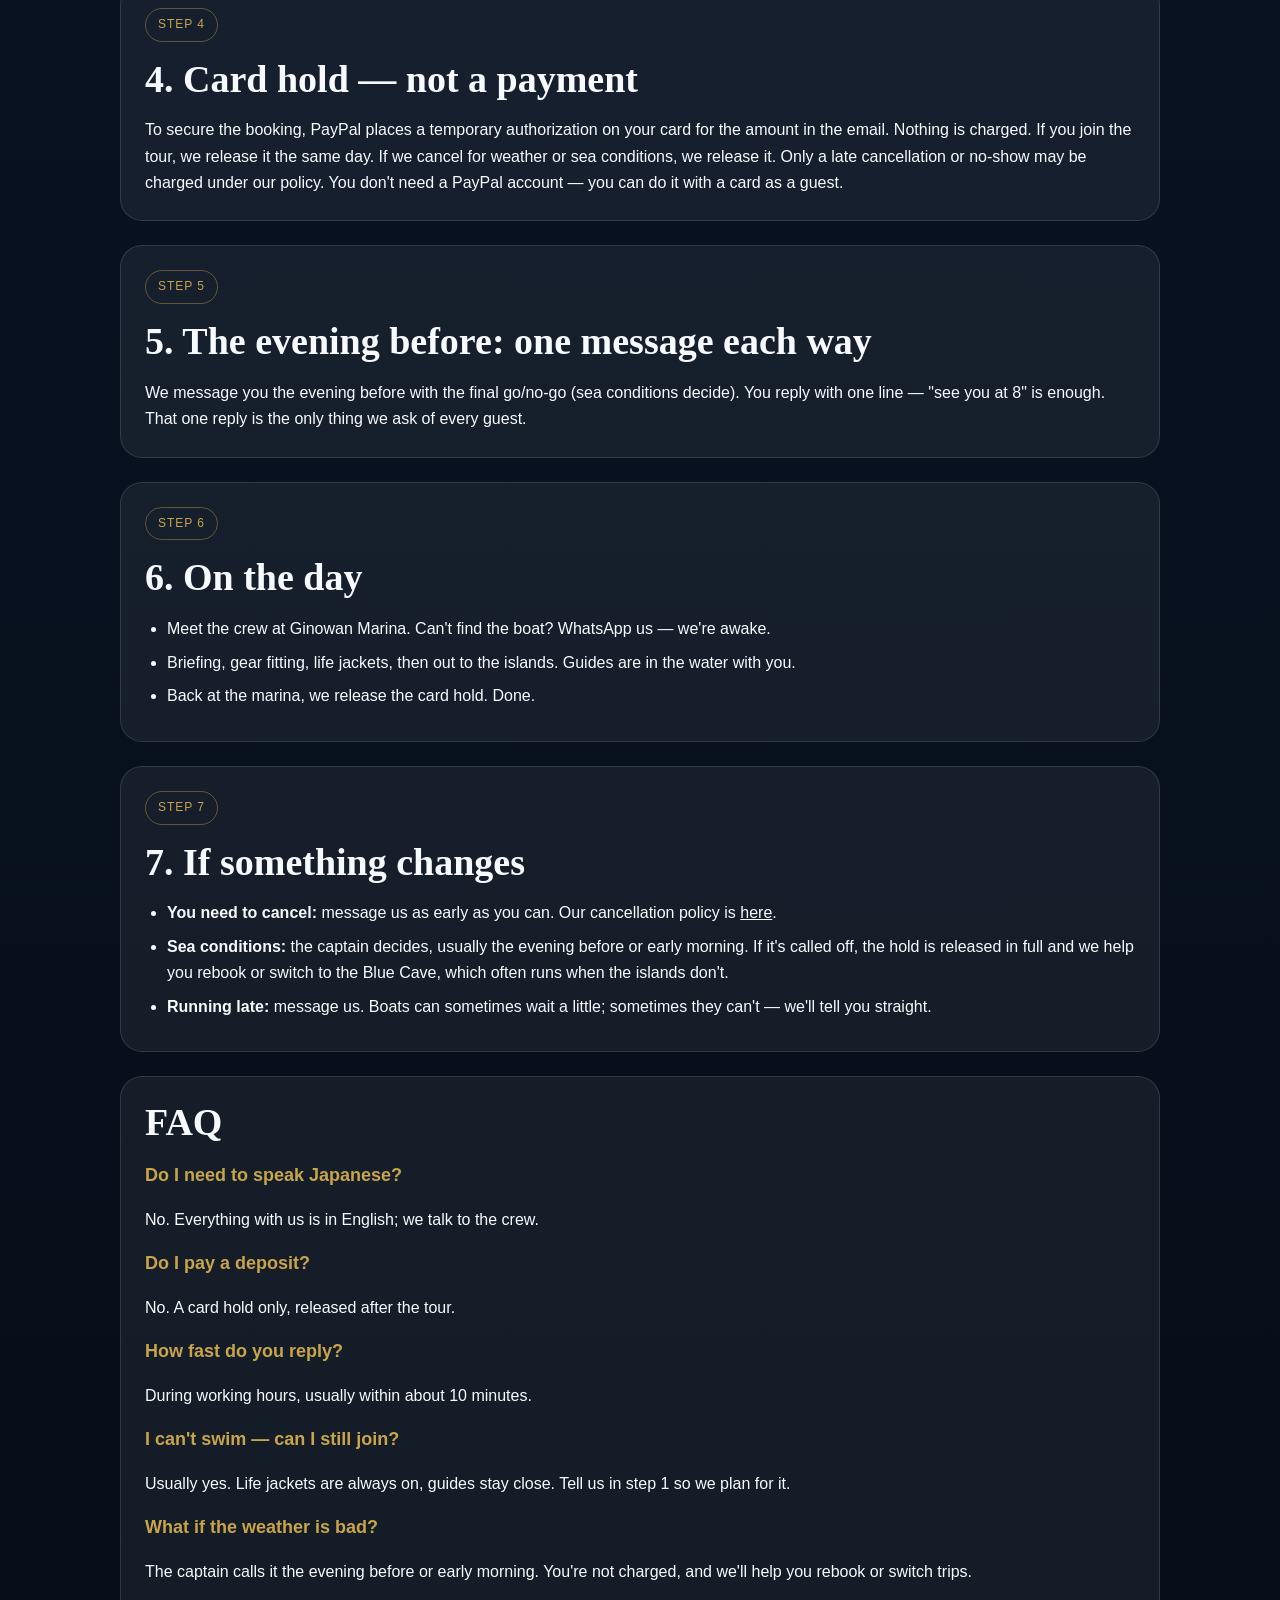
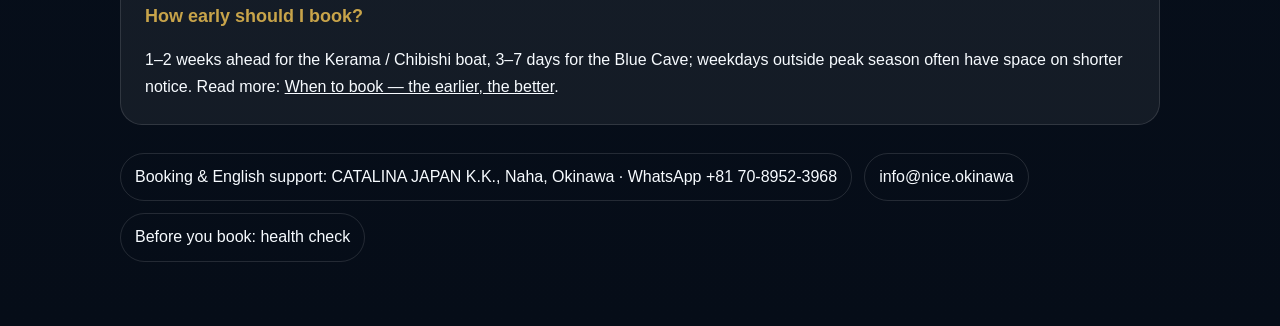
<file: how-booking-works/zh-tw/index.html>
<!DOCTYPE html>
<html lang="zh-Hant">
<head>
  <meta charset="UTF-8">
  <meta name="viewport" content="width=device-width, initial-scale=1.0">
  <title>Redirecting | How Booking Works</title>
  <link rel="canonical" href="https://snorkel.nice.okinawa/how-booking-works/">
  <meta http-equiv="refresh" content="0; url=/how-booking-works/">
  <script>window.location.replace('/how-booking-works/');</script>
</head>
<body>
  <p><a href="/how-booking-works/">Continue to the English booking guide.</a></p>
  <script src="/assets/js/floating-contact.js" data-contact-site="snorkel" defer></script>
</body>
</html>
</file>
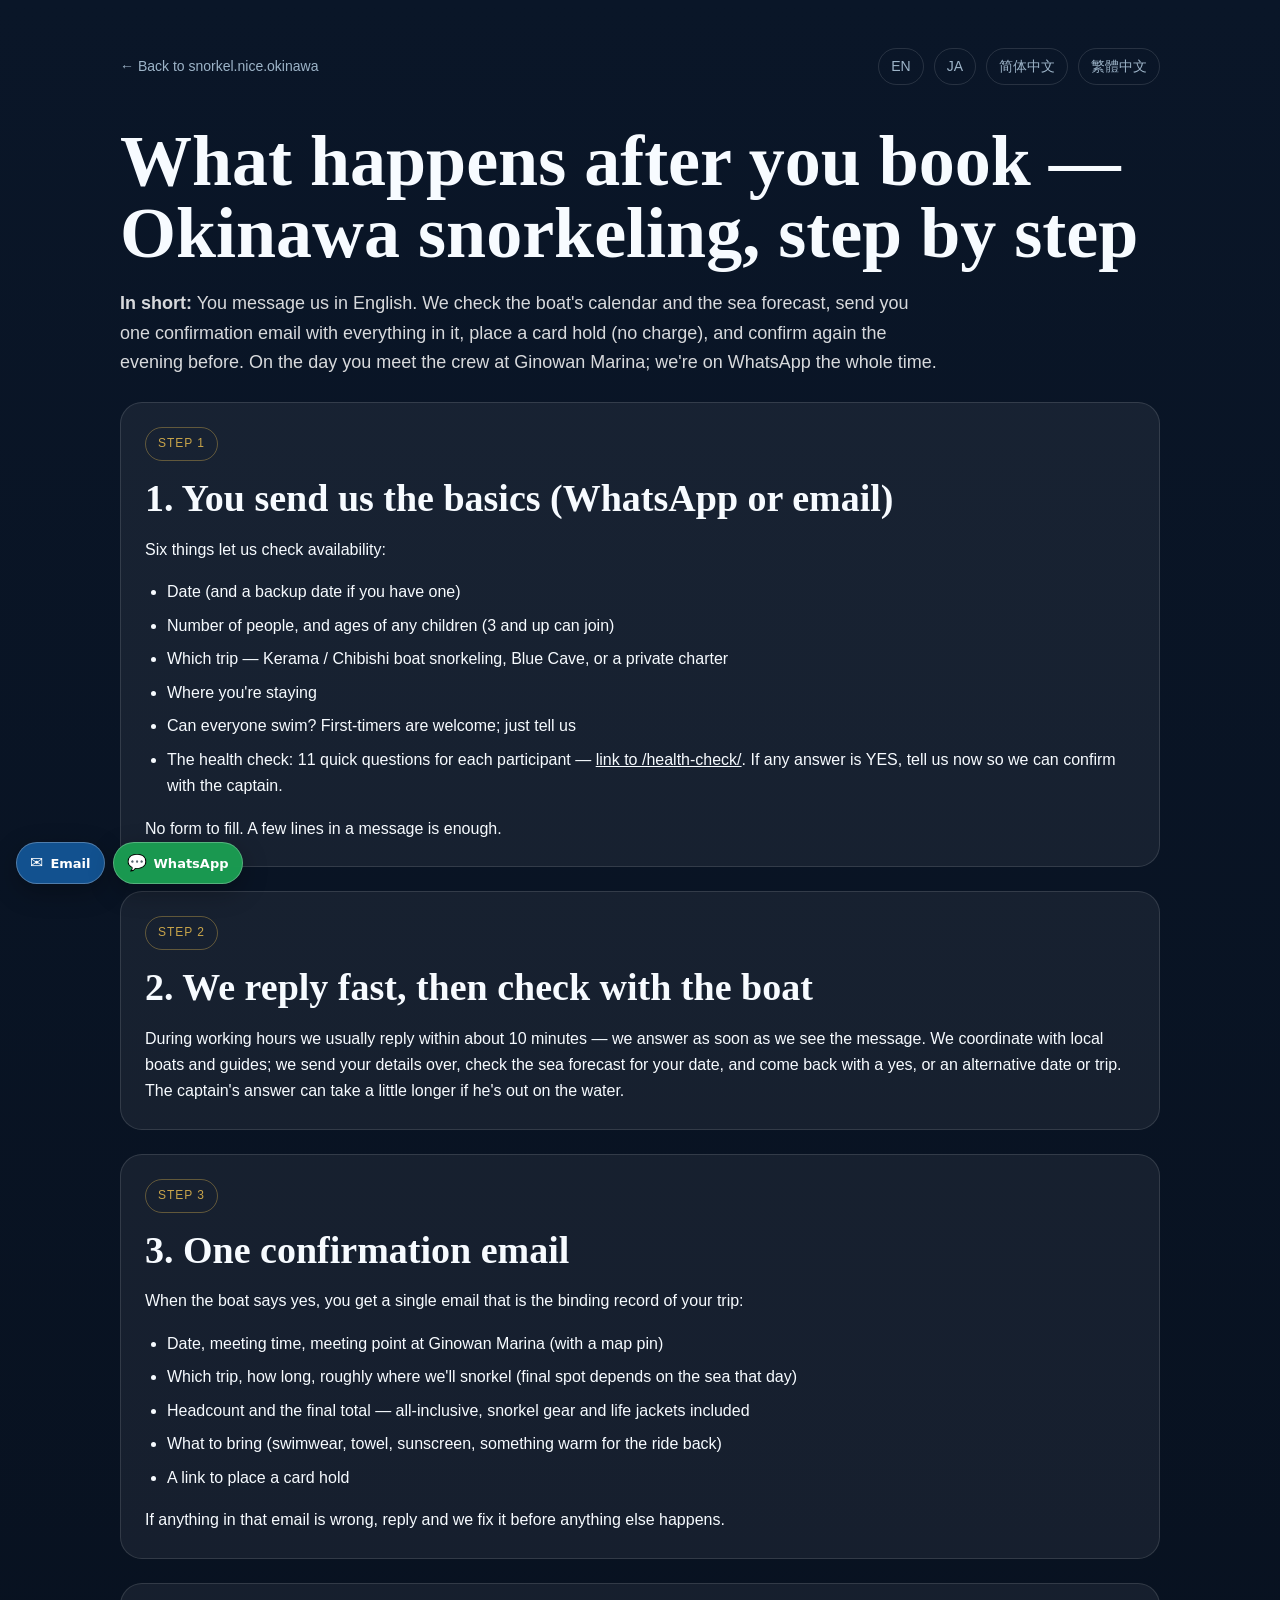
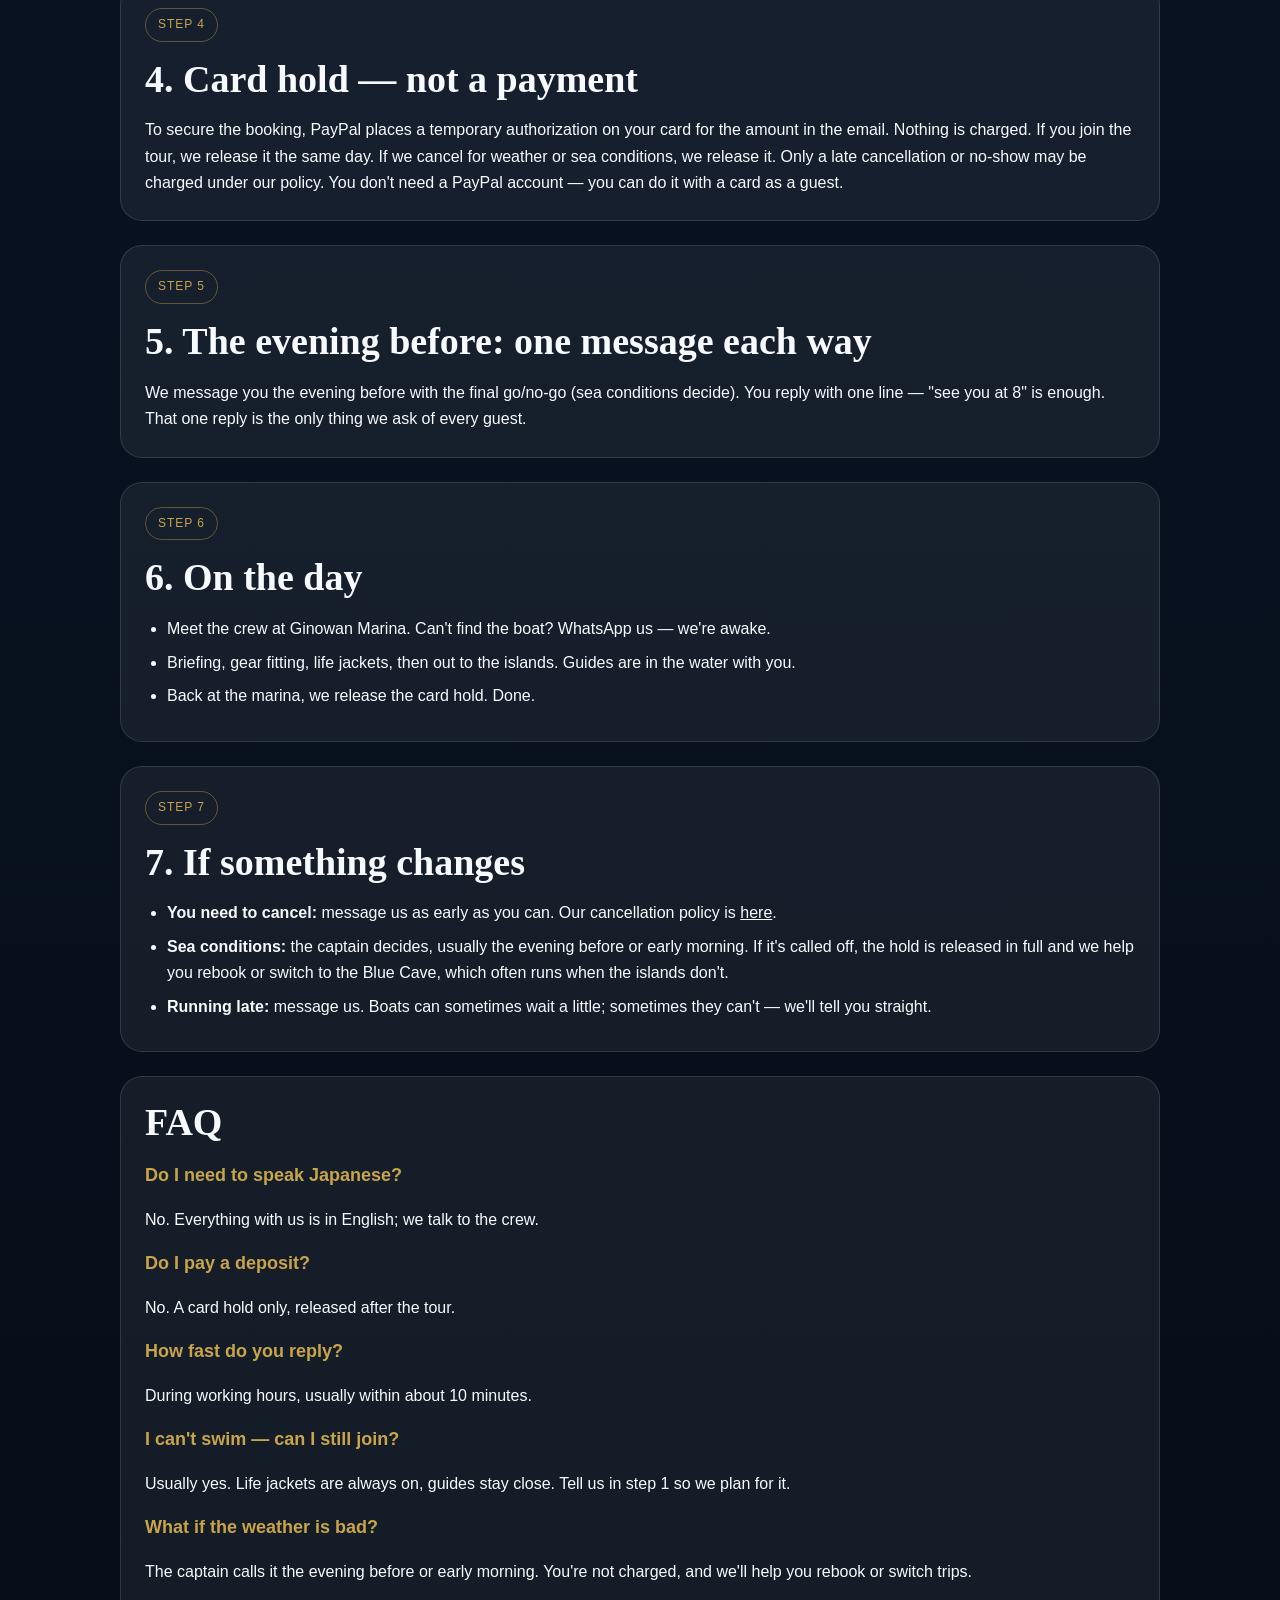
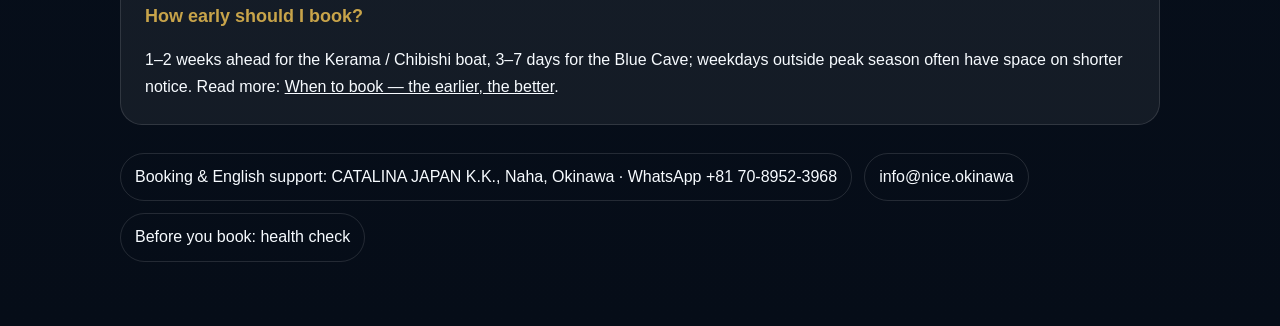
<file: how-booking-works/zh/index.html>
<!DOCTYPE html>
<html lang="zh-Hans">
<head>
  <meta charset="UTF-8">
  <meta name="viewport" content="width=device-width, initial-scale=1.0">
  <title>Redirecting | How Booking Works</title>
  <link rel="canonical" href="https://snorkel.nice.okinawa/how-booking-works/">
  <meta http-equiv="refresh" content="0; url=/how-booking-works/">
  <script>window.location.replace('/how-booking-works/');</script>
</head>
<body>
  <p><a href="/how-booking-works/">Continue to the English booking guide.</a></p>
  <script src="/assets/js/floating-contact.js" data-contact-site="snorkel" defer></script>
</body>
</html>
</file>
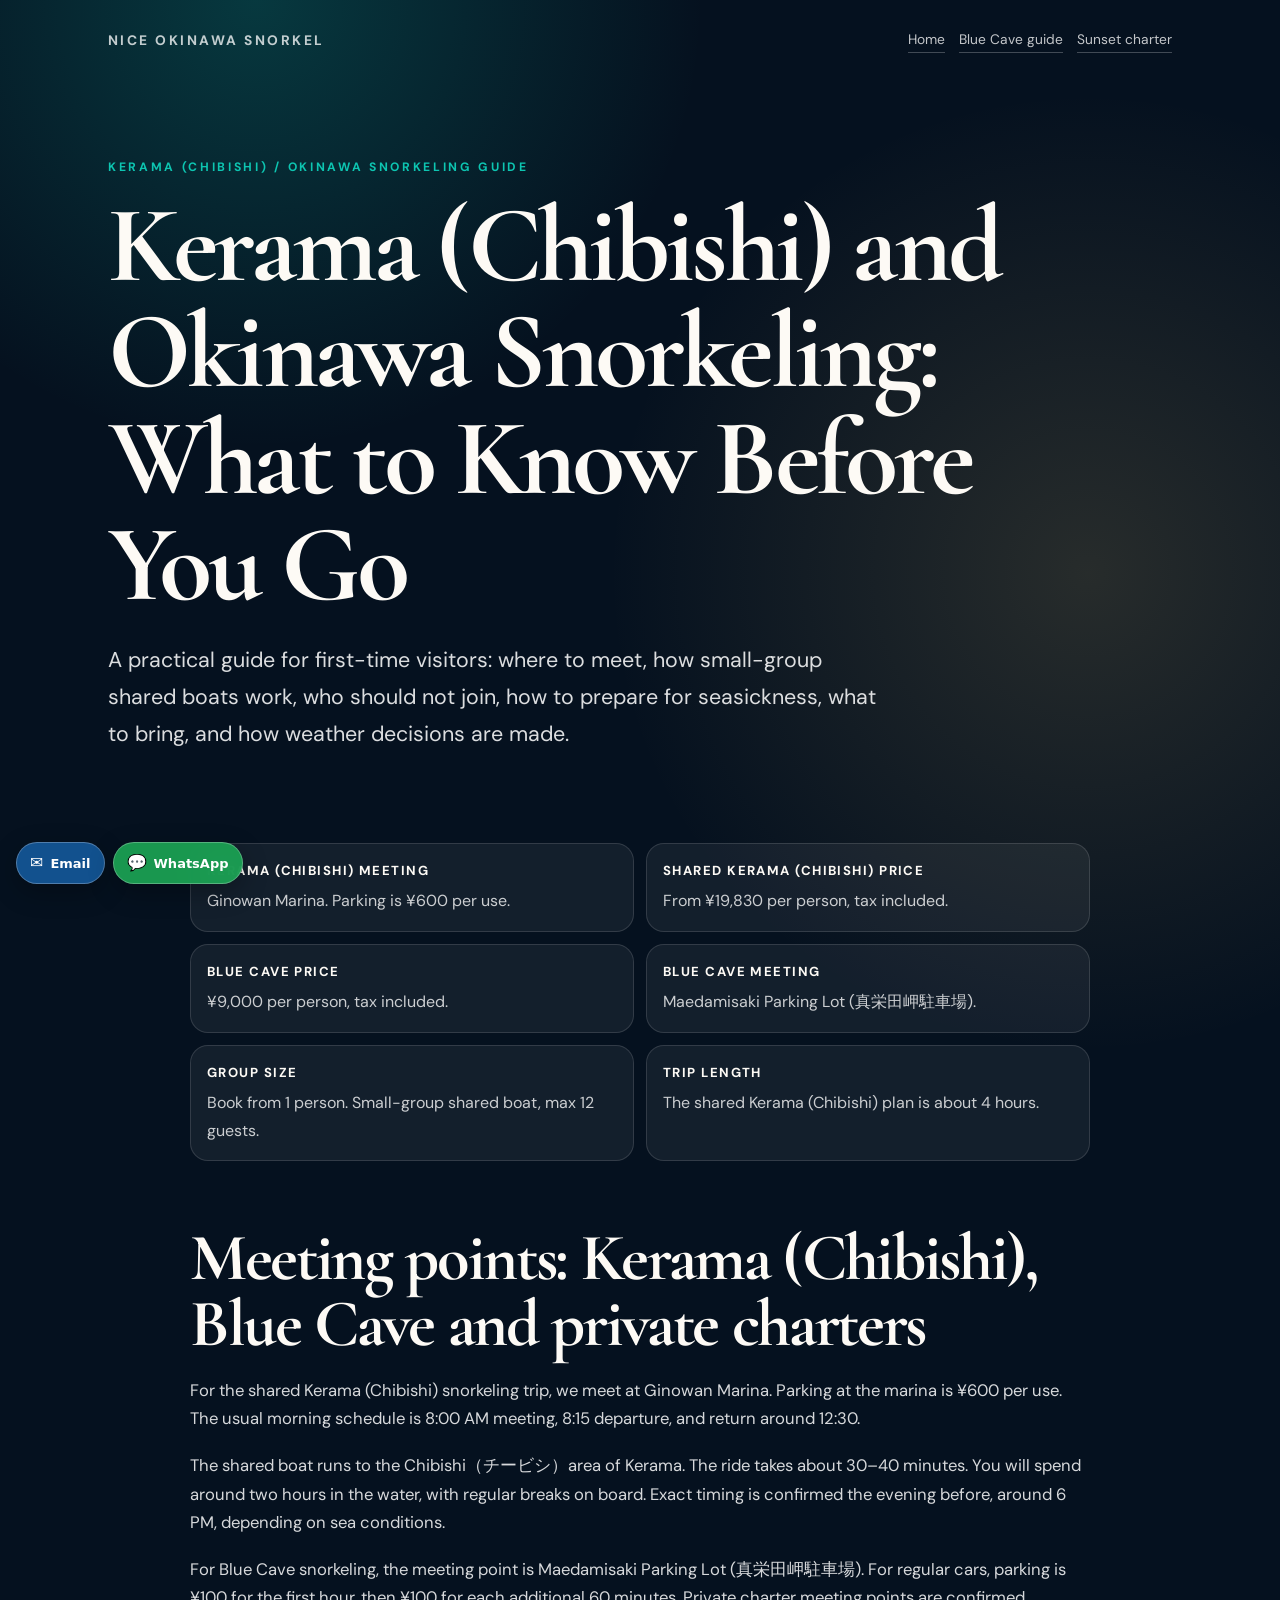
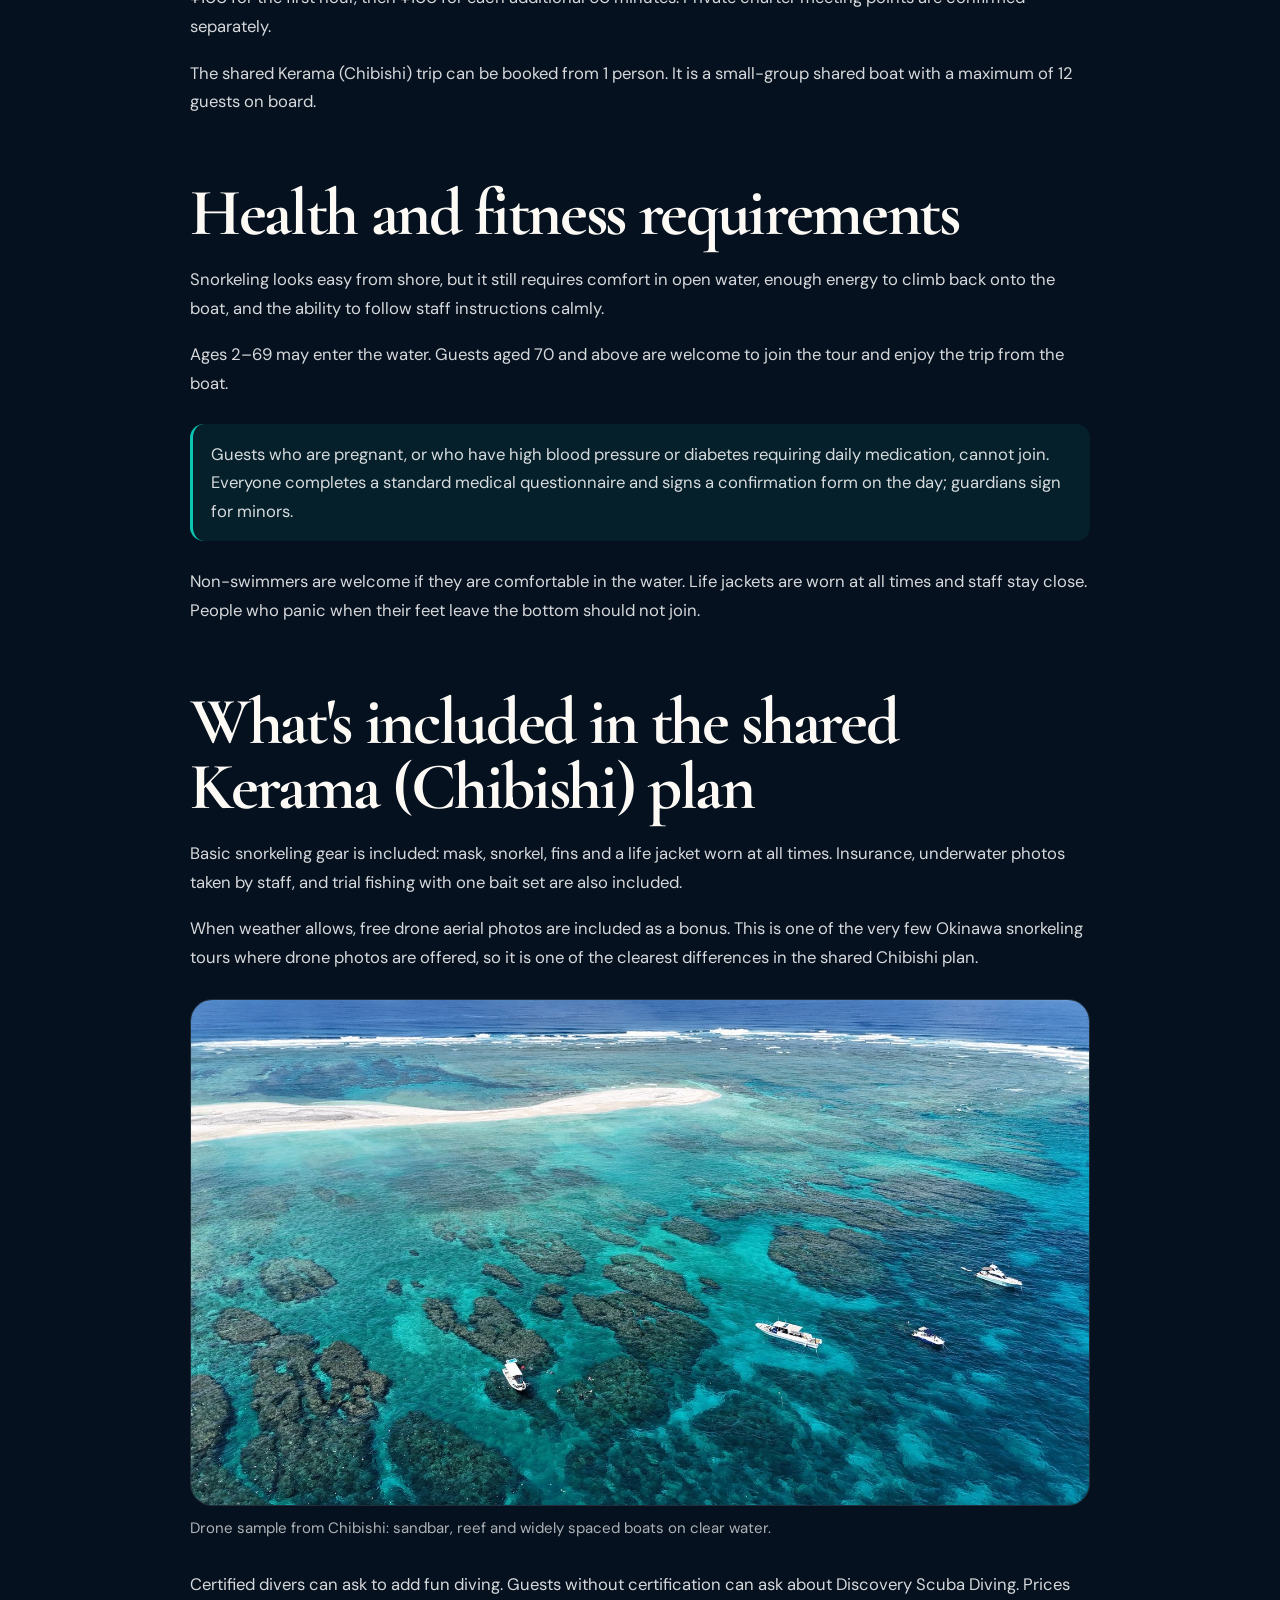
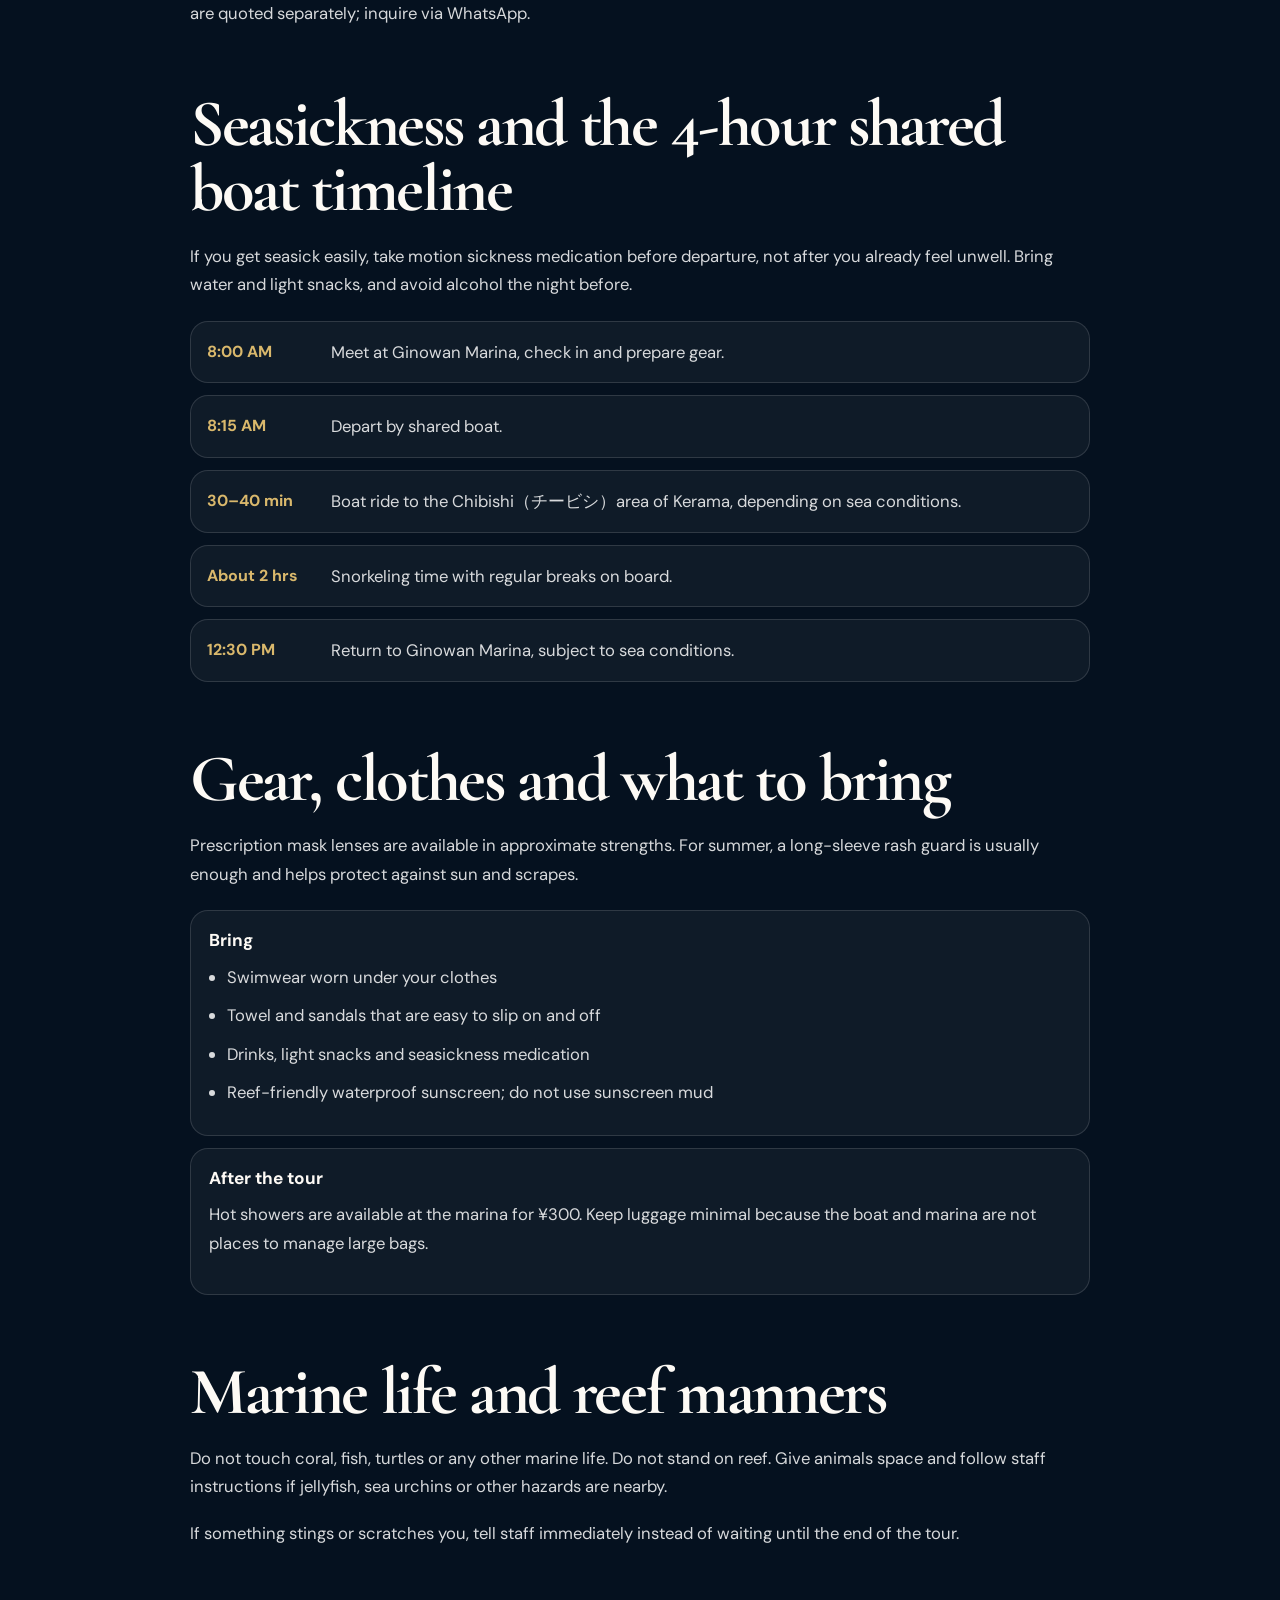
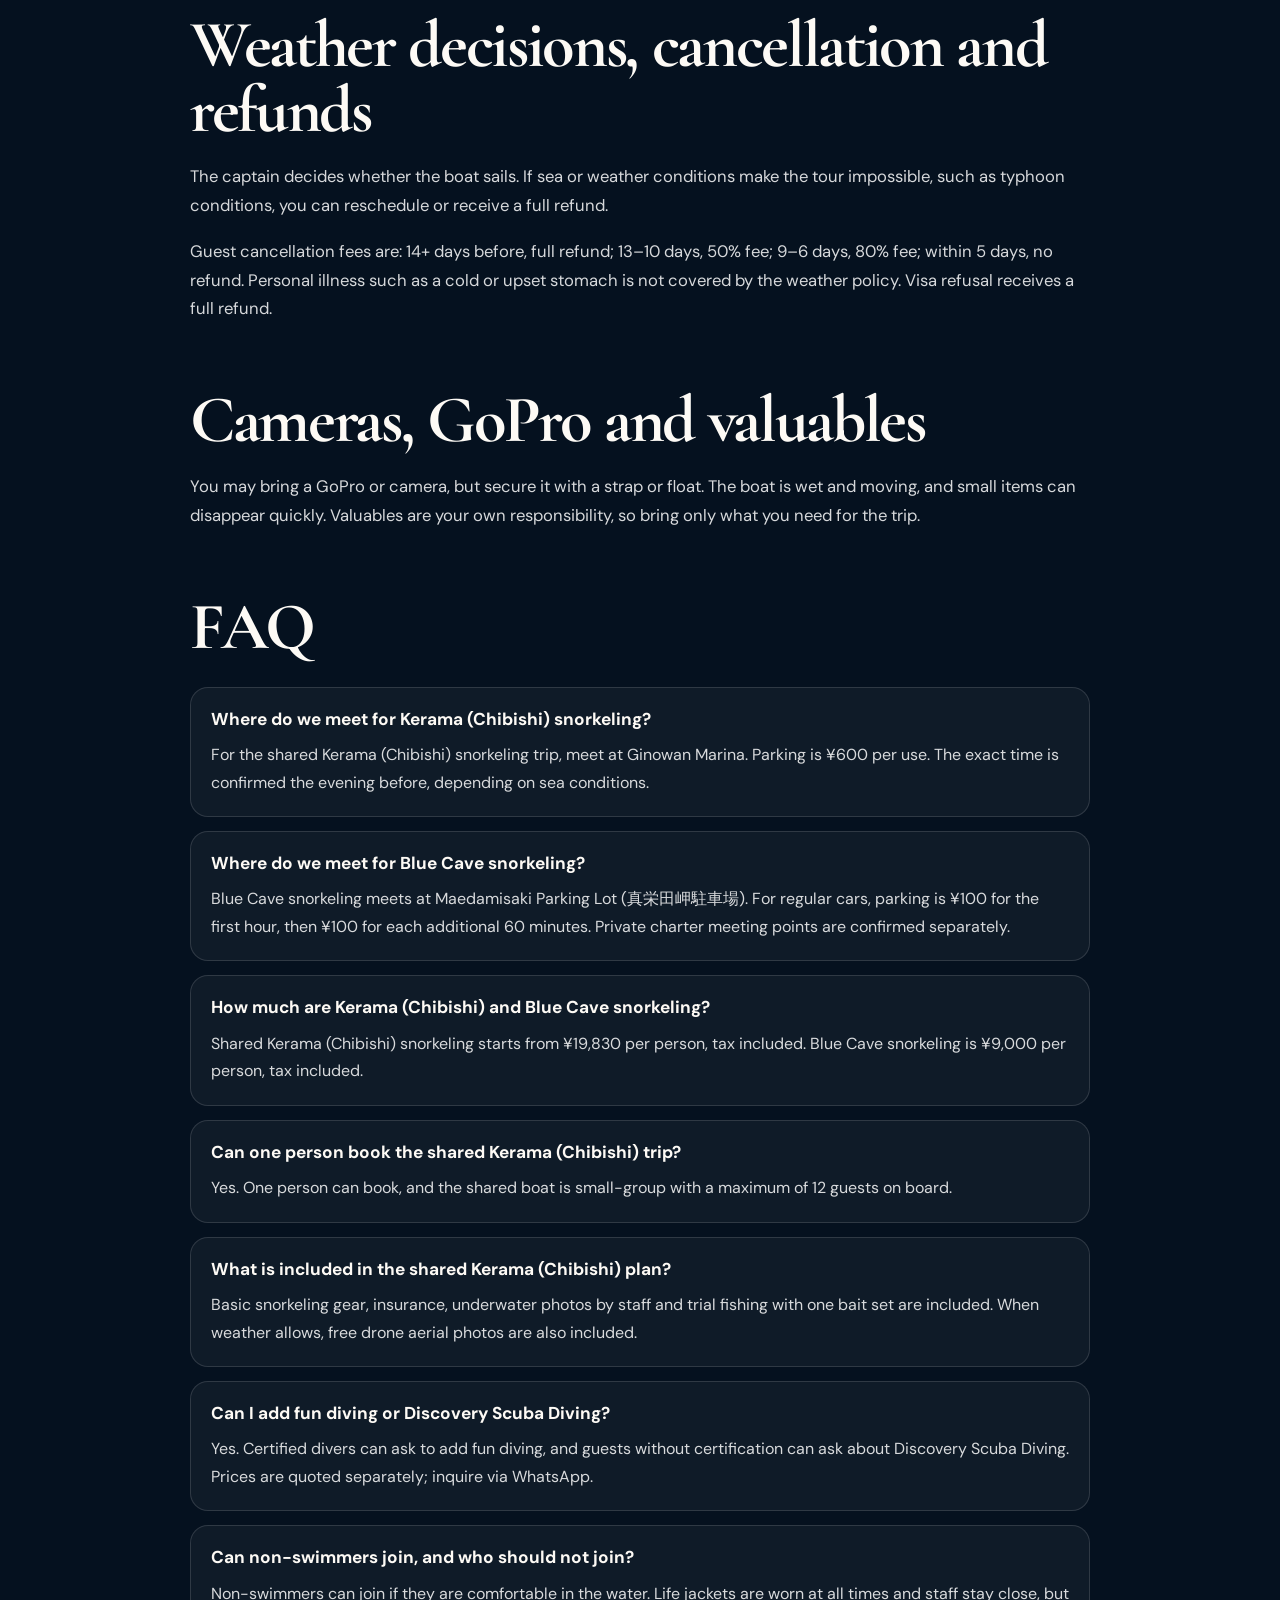
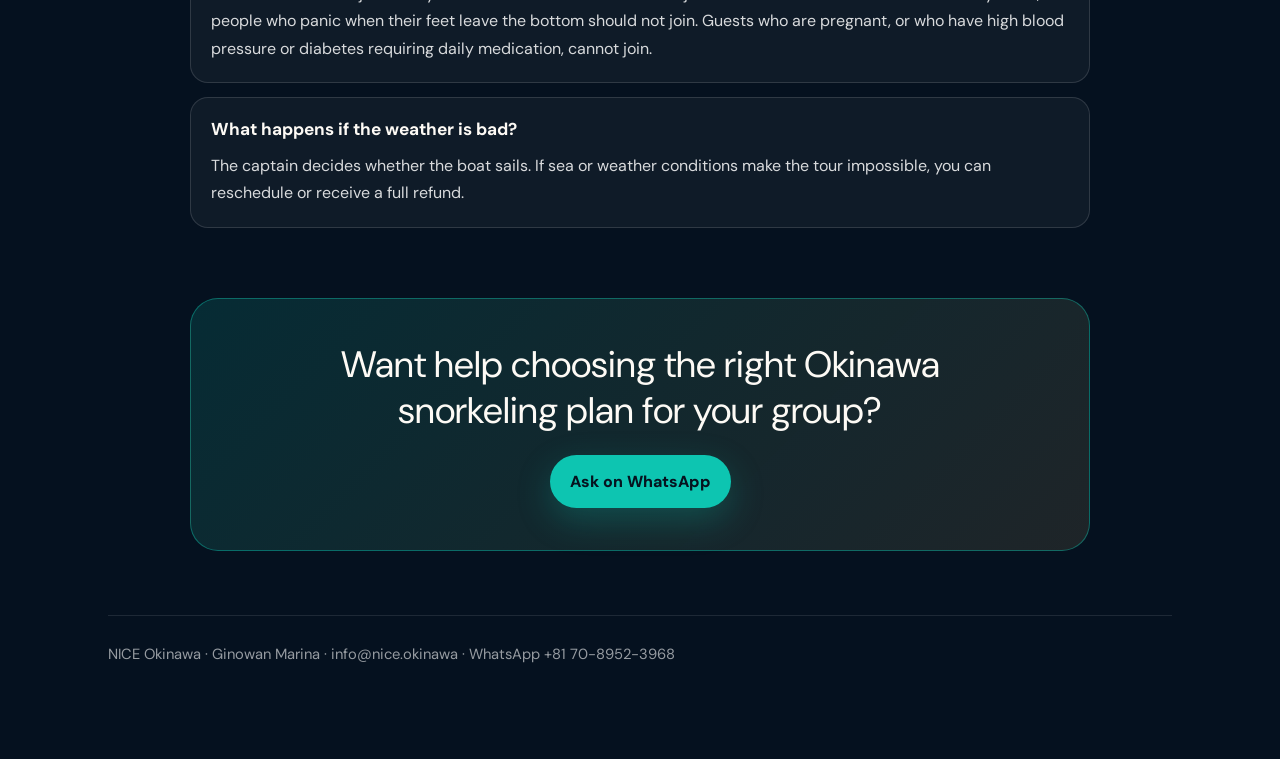
<file: en/guides/snorkeling-safety-tips/index.html>
<!DOCTYPE html>
<html lang="en">
<head>
  <meta charset="UTF-8">
  <meta name="viewport" content="width=device-width, initial-scale=1.0">
  <title>Kerama (Chibishi) and Okinawa Snorkeling Safety Tips | What to Know Before You Go</title>
  <meta name="description" content="Practical notes before Kerama (Chibishi) and Okinawa snorkeling: Ginowan Marina, Blue Cave at Maedamisaki Parking Lot, health limits, seasickness, gear, weather and refunds.">
  <link rel="canonical" href="https://snorkel.nice.okinawa/en/guides/snorkeling-safety-tips/">
  <link rel="preconnect" href="https://fonts.googleapis.com">
  <link rel="preconnect" href="https://fonts.gstatic.com" crossorigin>
  <link href="https://fonts.googleapis.com/css2?family=Cormorant+Garamond:wght@400;600;700&family=DM+Sans:wght@400;500;700&display=swap" rel="stylesheet">
  <meta property="og:title" content="Kerama (Chibishi) and Okinawa Snorkeling Safety Tips">
  <meta property="og:description" content="What to know before Kerama (Chibishi) snorkeling in Okinawa: meeting points, group size, inclusions, seasickness, equipment, weather calls and refunds.">
  <meta property="og:type" content="article">
  <meta property="og:url" content="https://snorkel.nice.okinawa/en/guides/snorkeling-safety-tips/">
  <meta property="og:image" content="https://snorkel.nice.okinawa/images/og-snorkel.jpg">
  <meta name="twitter:card" content="summary_large_image">
  <style>
    :root {
      --deep: #05111f;
      --ocean: #0b2a45;
      --teal: #0dc5b1;
      --gold: #d9b86c;
      --coral: #ff6348;
      --pearl: #fdfaf5;
      --muted: rgba(255,255,255,.70);
      --glass: rgba(255,255,255,.06);
      --glass2: rgba(255,255,255,.13);
    }

    * { box-sizing: border-box; }

    html {
      margin: 0;
      overflow-x: hidden;
      scroll-behavior: smooth;
    }

    body {
      margin: 0;
      overflow-x: hidden;
      background:
        radial-gradient(circle at 20% 0%, rgba(13,197,177,.22), transparent 28rem),
        radial-gradient(circle at 85% 8%, rgba(217,184,108,.16), transparent 30rem),
        var(--deep);
      color: var(--pearl);
      font-family: "DM Sans", sans-serif;
      line-height: 1.72;
    }

    a { color: inherit; }

    .page {
      width: min(100%, 1160px);
      margin: 0 auto;
      padding: 20px clamp(18px, 4vw, 48px) 74px;
    }

    .topbar {
      display: flex;
      justify-content: space-between;
      gap: 18px;
      align-items: center;
      padding: 8px 0 34px;
      color: rgba(255,255,255,.76);
      font-size: .86rem;
    }

    .brand {
      letter-spacing: .18em;
      text-transform: uppercase;
      font-weight: 700;
      text-decoration: none;
    }

    .nav-links {
      display: flex;
      flex-wrap: wrap;
      gap: 14px;
      justify-content: flex-end;
    }

    .nav-links a {
      color: rgba(255,255,255,.76);
      text-decoration: none;
      border-bottom: 1px solid rgba(255,255,255,.24);
    }

    .hero {
      padding: clamp(28px, 6vw, 70px) 0 44px;
      max-width: 940px;
    }

    .eyebrow {
      margin: 0 0 14px;
      color: var(--teal);
      font-size: .76rem;
      font-weight: 700;
      letter-spacing: .22em;
      text-transform: uppercase;
    }

    h1, h2 {
      font-family: "Cormorant Garamond", Georgia, serif;
      line-height: .98;
      letter-spacing: -.035em;
    }

    h1 {
      margin: 0 0 24px;
      font-size: clamp(3rem, 8.5vw, 7rem);
      max-width: 940px;
    }

    h2 {
      margin: 64px 0 20px;
      font-size: clamp(2.2rem, 5.2vw, 4.4rem);
    }

    h3 {
      margin: 0 0 10px;
      font-size: 1.08rem;
      line-height: 1.35;
    }

    p, li, dd {
      color: rgba(255,255,255,.84);
      font-size: 1.04rem;
    }

    p {
      margin: 0 0 18px;
    }

    figure {
      margin: 28px 0;
    }

    figure img {
      display: block;
      width: 100%;
      height: auto;
      border-radius: 22px;
      border: 1px solid rgba(255,255,255,.12);
    }

    figcaption {
      margin-top: 10px;
      color: rgba(255,255,255,.68);
      font-size: .94rem;
    }

    ul {
      margin: 0;
      padding-left: 1.15rem;
    }

    li {
      margin: 0 0 10px;
    }

    .lede {
      max-width: 780px;
      font-size: clamp(1.12rem, 2.2vw, 1.34rem);
      color: rgba(255,255,255,.86);
    }

    .content {
      max-width: 900px;
      margin: 0 auto;
    }

    .quick-facts {
      display: grid;
      grid-template-columns: repeat(2, minmax(0, 1fr));
      gap: 12px;
      margin: 28px 0 18px;
    }

    .fact {
      border: 1px solid var(--glass2);
      border-radius: 18px;
      background: var(--glass);
      padding: 16px;
      min-width: 0;
    }

    .fact strong {
      display: block;
      margin-bottom: 5px;
      color: var(--pearl);
      font-size: .82rem;
      letter-spacing: .11em;
      text-transform: uppercase;
    }

    .fact span {
      color: rgba(255,255,255,.78);
    }

    .note {
      border-left: 3px solid var(--teal);
      background: rgba(13,197,177,.08);
      border-radius: 14px;
      padding: 16px 18px;
      margin: 26px 0;
    }

    .note p {
      margin-bottom: 0;
    }

    .checklist {
      display: grid;
      gap: 12px;
      margin: 22px 0 0;
    }

    .check {
      border: 1px solid var(--glass2);
      border-radius: 18px;
      background: rgba(255,255,255,.045);
      padding: 18px;
    }

    .timeline {
      display: grid;
      gap: 12px;
      margin: 22px 0 0;
    }

    .time-row {
      display: grid;
      grid-template-columns: 110px minmax(0, 1fr);
      gap: 14px;
      border: 1px solid var(--glass2);
      border-radius: 18px;
      background: rgba(255,255,255,.045);
      padding: 16px;
    }

    .time-row dt {
      color: var(--gold);
      font-weight: 700;
    }

    .time-row dd {
      margin: 0;
    }

    .faq {
      display: grid;
      gap: 14px;
      margin-top: 28px;
    }

    .faq-item {
      border: 1px solid var(--glass2);
      border-radius: 18px;
      background: rgba(255,255,255,.045);
      padding: 20px;
    }

    .faq-item p {
      margin-bottom: 0;
      font-size: 1rem;
    }

    .cta {
      margin: 70px 0 8px;
      padding: clamp(24px, 5vw, 42px);
      border: 1px solid rgba(13,197,177,.42);
      border-radius: 28px;
      background: linear-gradient(135deg, rgba(13,197,177,.15), rgba(217,184,108,.12));
      text-align: center;
    }

    .cta p {
      max-width: 720px;
      margin: 0 auto 22px;
      color: var(--pearl);
      font-size: clamp(1.3rem, 3.1vw, 2.3rem);
      line-height: 1.25;
    }

    .cta-button {
      display: inline-flex;
      align-items: center;
      justify-content: center;
      min-height: 48px;
      padding: 13px 20px;
      border-radius: 999px;
      background: var(--teal);
      color: #06131f;
      font-weight: 800;
      text-decoration: none;
      box-shadow: 0 12px 34px rgba(13,197,177,.25);
    }

    footer {
      margin-top: 64px;
      padding-top: 26px;
      border-top: 1px solid rgba(255,255,255,.10);
      color: rgba(255,255,255,.58);
      font-size: .92rem;
    }

    footer p {
      color: rgba(255,255,255,.58);
      font-size: .92rem;
    }

    @media (max-width: 760px) {
      .topbar {
        align-items: flex-start;
        flex-direction: column;
        padding-bottom: 18px;
      }

      .nav-links {
        justify-content: flex-start;
      }

      .quick-facts {
        grid-template-columns: 1fr;
      }

      .time-row {
        grid-template-columns: 1fr;
        gap: 6px;
      }

      h2 {
        margin-top: 52px;
      }
    }
  </style>
  <script type="application/ld+json">
  {
    "@context": "https://schema.org",
    "@graph": [
      {
        "@type": "Article",
        "@id": "https://snorkel.nice.okinawa/en/guides/snorkeling-safety-tips/#article",
        "headline": "Kerama (Chibishi) and Okinawa Snorkeling: What to Know Before You Go",
        "description": "Practical notes before Kerama (Chibishi) and Okinawa snorkeling, including Ginowan Marina meeting details, Blue Cave meeting details, group size, health limits, seasickness, gear, weather decisions and refunds.",
        "inLanguage": "en",
        "mainEntityOfPage": {
          "@type": "WebPage",
          "@id": "https://snorkel.nice.okinawa/en/guides/snorkeling-safety-tips/"
        },
        "author": {
          "@type": "Organization",
          "name": "NICE Okinawa"
        },
        "publisher": {
          "@type": "Organization",
          "name": "NICE Okinawa",
          "url": "https://snorkel.nice.okinawa/"
        },
        "image": [
          "https://snorkel.nice.okinawa/images/og-snorkel.jpg",
          "https://snorkel.nice.okinawa/assets/chibishi-jelly-sea-1600.jpg"
        ]
      },
      {
        "@type": "FAQPage",
        "@id": "https://snorkel.nice.okinawa/en/guides/snorkeling-safety-tips/#faq",
        "mainEntity": [
          {
            "@type": "Question",
            "name": "Where do we meet for Kerama (Chibishi) snorkeling?",
            "acceptedAnswer": {
              "@type": "Answer",
              "text": "For the shared Kerama (Chibishi) snorkeling trip, meet at Ginowan Marina. Parking is ¥600 per use. The exact time is confirmed the evening before, depending on sea conditions."
            }
          },
          {
            "@type": "Question",
            "name": "Where do we meet for Blue Cave snorkeling?",
            "acceptedAnswer": {
              "@type": "Answer",
              "text": "Blue Cave snorkeling meets at Maedamisaki Parking Lot (真栄田岬駐車場). For regular cars, parking is ¥100 for the first hour, then ¥100 for each additional 60 minutes. Private charter meeting points are confirmed separately."
            }
          },
          {
            "@type": "Question",
            "name": "How much are Kerama (Chibishi) and Blue Cave snorkeling?",
            "acceptedAnswer": {
              "@type": "Answer",
              "text": "Shared Kerama (Chibishi) snorkeling starts from ¥19,830 per person, tax included. Blue Cave snorkeling is ¥9,000 per person, tax included."
            }
          },
          {
            "@type": "Question",
            "name": "Can one person book the shared Kerama (Chibishi) trip?",
            "acceptedAnswer": {
              "@type": "Answer",
              "text": "Yes. One person can book, and the shared boat is small-group with a maximum of 12 guests on board."
            }
          },
          {
            "@type": "Question",
            "name": "What is included in the shared Kerama (Chibishi) plan?",
            "acceptedAnswer": {
              "@type": "Answer",
              "text": "Basic snorkeling gear, insurance, underwater photos by staff and trial fishing with one bait set are included. When weather allows, free drone aerial photos are also included."
            }
          },
          {
            "@type": "Question",
            "name": "Can I add fun diving or Discovery Scuba Diving?",
            "acceptedAnswer": {
              "@type": "Answer",
              "text": "Yes. Certified divers can ask to add fun diving, and guests without certification can ask about Discovery Scuba Diving. Prices are quoted separately; inquire via WhatsApp."
            }
          },
          {
            "@type": "Question",
            "name": "Can non-swimmers join, and who should not join?",
            "acceptedAnswer": {
              "@type": "Answer",
              "text": "Non-swimmers can join if they are comfortable in the water. Life jackets are worn at all times and staff stay close, but people who panic when their feet leave the bottom should not join. Guests who are pregnant, or who have high blood pressure or diabetes requiring daily medication, cannot join."
            }
          },
          {
            "@type": "Question",
            "name": "What happens if the weather is bad?",
            "acceptedAnswer": {
              "@type": "Answer",
              "text": "The captain decides whether the boat sails. If sea or weather conditions make the tour impossible, you can reschedule or receive a full refund."
            }
          }
        ]
      }
    ]
  }
  </script>
</head>
<body>
  <div class="page">
    <header class="topbar">
      <a class="brand" href="/">NICE Okinawa Snorkel</a>
      <nav class="nav-links" aria-label="Page navigation">
        <a href="/">Home</a>
        <a href="/blue-cave/">Blue Cave guide</a>
        <a href="/sunset-charter/">Sunset charter</a>
      </nav>
    </header>

    <main>
      <section class="hero">
        <p class="eyebrow">Kerama (Chibishi) / Okinawa snorkeling guide</p>
        <h1>Kerama (Chibishi) and Okinawa Snorkeling: What to Know Before You Go</h1>
        <p class="lede">A practical guide for first-time visitors: where to meet, how small-group shared boats work, who should not join, how to prepare for seasickness, what to bring, and how weather decisions are made.</p>
      </section>

      <section class="content" aria-label="Snorkeling safety guide">
        <div class="quick-facts">
          <div class="fact"><strong>Kerama (Chibishi) meeting</strong><span>Ginowan Marina. Parking is ¥600 per use.</span></div>
          <div class="fact"><strong>Shared Kerama (Chibishi) price</strong><span>From ¥19,830 per person, tax included.</span></div>
          <div class="fact"><strong>Blue Cave price</strong><span>¥9,000 per person, tax included.</span></div>
          <div class="fact"><strong>Blue Cave meeting</strong><span>Maedamisaki Parking Lot (真栄田岬駐車場).</span></div>
          <div class="fact"><strong>Group size</strong><span>Book from 1 person. Small-group shared boat, max 12 guests.</span></div>
          <div class="fact"><strong>Trip length</strong><span>The shared Kerama (Chibishi) plan is about 4 hours.</span></div>
        </div>

        <h2>Meeting points: Kerama (Chibishi), Blue Cave and private charters</h2>
        <p>For the shared Kerama (Chibishi) snorkeling trip, we meet at Ginowan Marina. Parking at the marina is ¥600 per use. The usual morning schedule is 8:00 AM meeting, 8:15 departure, and return around 12:30.</p>
        <p>The shared boat runs to the Chibishi（チービシ）area of Kerama. The ride takes about 30–40 minutes. You will spend around two hours in the water, with regular breaks on board. Exact timing is confirmed the evening before, around 6 PM, depending on sea conditions.</p>
        <p>For Blue Cave snorkeling, the meeting point is Maedamisaki Parking Lot (真栄田岬駐車場). For regular cars, parking is ¥100 for the first hour, then ¥100 for each additional 60 minutes. Private charter meeting points are confirmed separately.</p>
        <p>The shared Kerama (Chibishi) trip can be booked from 1 person. It is a small-group shared boat with a maximum of 12 guests on board.</p>

        <h2>Health and fitness requirements</h2>
        <p>Snorkeling looks easy from shore, but it still requires comfort in open water, enough energy to climb back onto the boat, and the ability to follow staff instructions calmly.</p>
        <p>Ages 2–69 may enter the water. Guests aged 70 and above are welcome to join the tour and enjoy the trip from the boat.</p>
        <div class="note">
          <p>Guests who are pregnant, or who have high blood pressure or diabetes requiring daily medication, cannot join. Everyone completes a standard medical questionnaire and signs a confirmation form on the day; guardians sign for minors.</p>
        </div>
        <p>Non-swimmers are welcome if they are comfortable in the water. Life jackets are worn at all times and staff stay close. People who panic when their feet leave the bottom should not join.</p>

        <h2>What's included in the shared Kerama (Chibishi) plan</h2>
        <p>Basic snorkeling gear is included: mask, snorkel, fins and a life jacket worn at all times. Insurance, underwater photos taken by staff, and trial fishing with one bait set are also included.</p>
        <p>When weather allows, free drone aerial photos are included as a bonus. This is one of the very few Okinawa snorkeling tours where drone photos are offered, so it is one of the clearest differences in the shared Chibishi plan.</p>
        <figure>
          <img src="/assets/chibishi-jelly-sea-1600.jpg" width="1600" height="899" loading="lazy" alt="Drone aerial view of Chibishi, Okinawa with a white sandbar, coral reef and boats on clear water">
          <figcaption>Drone sample from Chibishi: sandbar, reef and widely spaced boats on clear water.</figcaption>
        </figure>
        <p>Certified divers can ask to add fun diving. Guests without certification can ask about Discovery Scuba Diving. Prices are quoted separately; inquire via WhatsApp.</p>

        <h2>Seasickness and the 4-hour shared boat timeline</h2>
        <p>If you get seasick easily, take motion sickness medication before departure, not after you already feel unwell. Bring water and light snacks, and avoid alcohol the night before.</p>
        <dl class="timeline">
          <div class="time-row"><dt>8:00 AM</dt><dd>Meet at Ginowan Marina, check in and prepare gear.</dd></div>
          <div class="time-row"><dt>8:15 AM</dt><dd>Depart by shared boat.</dd></div>
          <div class="time-row"><dt>30–40 min</dt><dd>Boat ride to the Chibishi（チービシ）area of Kerama, depending on sea conditions.</dd></div>
          <div class="time-row"><dt>About 2 hrs</dt><dd>Snorkeling time with regular breaks on board.</dd></div>
          <div class="time-row"><dt>12:30 PM</dt><dd>Return to Ginowan Marina, subject to sea conditions.</dd></div>
        </dl>

        <h2>Gear, clothes and what to bring</h2>
        <p>Prescription mask lenses are available in approximate strengths. For summer, a long-sleeve rash guard is usually enough and helps protect against sun and scrapes.</p>
        <div class="checklist">
          <div class="check">
            <h3>Bring</h3>
            <ul>
              <li>Swimwear worn under your clothes</li>
              <li>Towel and sandals that are easy to slip on and off</li>
              <li>Drinks, light snacks and seasickness medication</li>
              <li>Reef-friendly waterproof sunscreen; do not use sunscreen mud</li>
            </ul>
          </div>
          <div class="check">
            <h3>After the tour</h3>
            <p>Hot showers are available at the marina for ¥300. Keep luggage minimal because the boat and marina are not places to manage large bags.</p>
          </div>
        </div>

        <h2>Marine life and reef manners</h2>
        <p>Do not touch coral, fish, turtles or any other marine life. Do not stand on reef. Give animals space and follow staff instructions if jellyfish, sea urchins or other hazards are nearby.</p>
        <p>If something stings or scratches you, tell staff immediately instead of waiting until the end of the tour.</p>

        <h2>Weather decisions, cancellation and refunds</h2>
        <p>The captain decides whether the boat sails. If sea or weather conditions make the tour impossible, such as typhoon conditions, you can reschedule or receive a full refund.</p>
        <p>Guest cancellation fees are: 14+ days before, full refund; 13–10 days, 50% fee; 9–6 days, 80% fee; within 5 days, no refund. Personal illness such as a cold or upset stomach is not covered by the weather policy. Visa refusal receives a full refund.</p>

        <h2>Cameras, GoPro and valuables</h2>
        <p>You may bring a GoPro or camera, but secure it with a strap or float. The boat is wet and moving, and small items can disappear quickly. Valuables are your own responsibility, so bring only what you need for the trip.</p>

        <h2 id="faq">FAQ</h2>
        <section class="faq" aria-label="Frequently asked questions">
          <div class="faq-item">
            <h3>Where do we meet for Kerama (Chibishi) snorkeling?</h3>
            <p>For the shared Kerama (Chibishi) snorkeling trip, meet at Ginowan Marina. Parking is ¥600 per use. The exact time is confirmed the evening before, depending on sea conditions.</p>
          </div>
          <div class="faq-item">
            <h3>Where do we meet for Blue Cave snorkeling?</h3>
            <p>Blue Cave snorkeling meets at Maedamisaki Parking Lot (真栄田岬駐車場). For regular cars, parking is ¥100 for the first hour, then ¥100 for each additional 60 minutes. Private charter meeting points are confirmed separately.</p>
          </div>
          <div class="faq-item">
            <h3>How much are Kerama (Chibishi) and Blue Cave snorkeling?</h3>
            <p>Shared Kerama (Chibishi) snorkeling starts from ¥19,830 per person, tax included. Blue Cave snorkeling is ¥9,000 per person, tax included.</p>
          </div>
          <div class="faq-item">
            <h3>Can one person book the shared Kerama (Chibishi) trip?</h3>
            <p>Yes. One person can book, and the shared boat is small-group with a maximum of 12 guests on board.</p>
          </div>
          <div class="faq-item">
            <h3>What is included in the shared Kerama (Chibishi) plan?</h3>
            <p>Basic snorkeling gear, insurance, underwater photos by staff and trial fishing with one bait set are included. When weather allows, free drone aerial photos are also included.</p>
          </div>
          <div class="faq-item">
            <h3>Can I add fun diving or Discovery Scuba Diving?</h3>
            <p>Yes. Certified divers can ask to add fun diving, and guests without certification can ask about Discovery Scuba Diving. Prices are quoted separately; inquire via WhatsApp.</p>
          </div>
          <div class="faq-item">
            <h3>Can non-swimmers join, and who should not join?</h3>
            <p>Non-swimmers can join if they are comfortable in the water. Life jackets are worn at all times and staff stay close, but people who panic when their feet leave the bottom should not join. Guests who are pregnant, or who have high blood pressure or diabetes requiring daily medication, cannot join.</p>
          </div>
          <div class="faq-item">
            <h3>What happens if the weather is bad?</h3>
            <p>The captain decides whether the boat sails. If sea or weather conditions make the tour impossible, you can reschedule or receive a full refund.</p>
          </div>
        </section>

        <aside class="cta" aria-label="Ask for a snorkeling quote">
          <p>Want help choosing the right Okinawa snorkeling plan for your group?</p>
          <a
            class="cta-button"
            href="https://wa.me/817089523968?text=Hi%20NICE%20Okinawa%2C%20I%27d%20like%20a%20snorkeling%20quote.%20Source%3A%20https%3A%2F%2Fsnorkel.nice.okinawa%2Fen%2Fguides%2Fsnorkeling-safety-tips%2F%3Futm_source%3Dsnorkel_guide%26utm_medium%3Dwhatsapp%26utm_campaign%3Dgeo_0814_safety_tips"
            target="_blank"
            rel="noopener"
            data-event="contact_click"
            data-contact-channel="whatsapp"
            data-contact-source="snorkeling-safety-tips"
          >Ask on WhatsApp</a>
        </aside>
      </section>
    </main>

    <footer>
      <p>NICE Okinawa · Ginowan Marina · info@nice.okinawa · WhatsApp +81 70-8952-3968</p>
    </footer>
  </div>

  <script src="https://analytics.nice.okinawa/beacon.js" data-site="snorkel" defer></script>
  <script src="/assets/js/floating-contact.js" data-contact-site="snorkel" defer></script>
</body>
</html>
</file>
